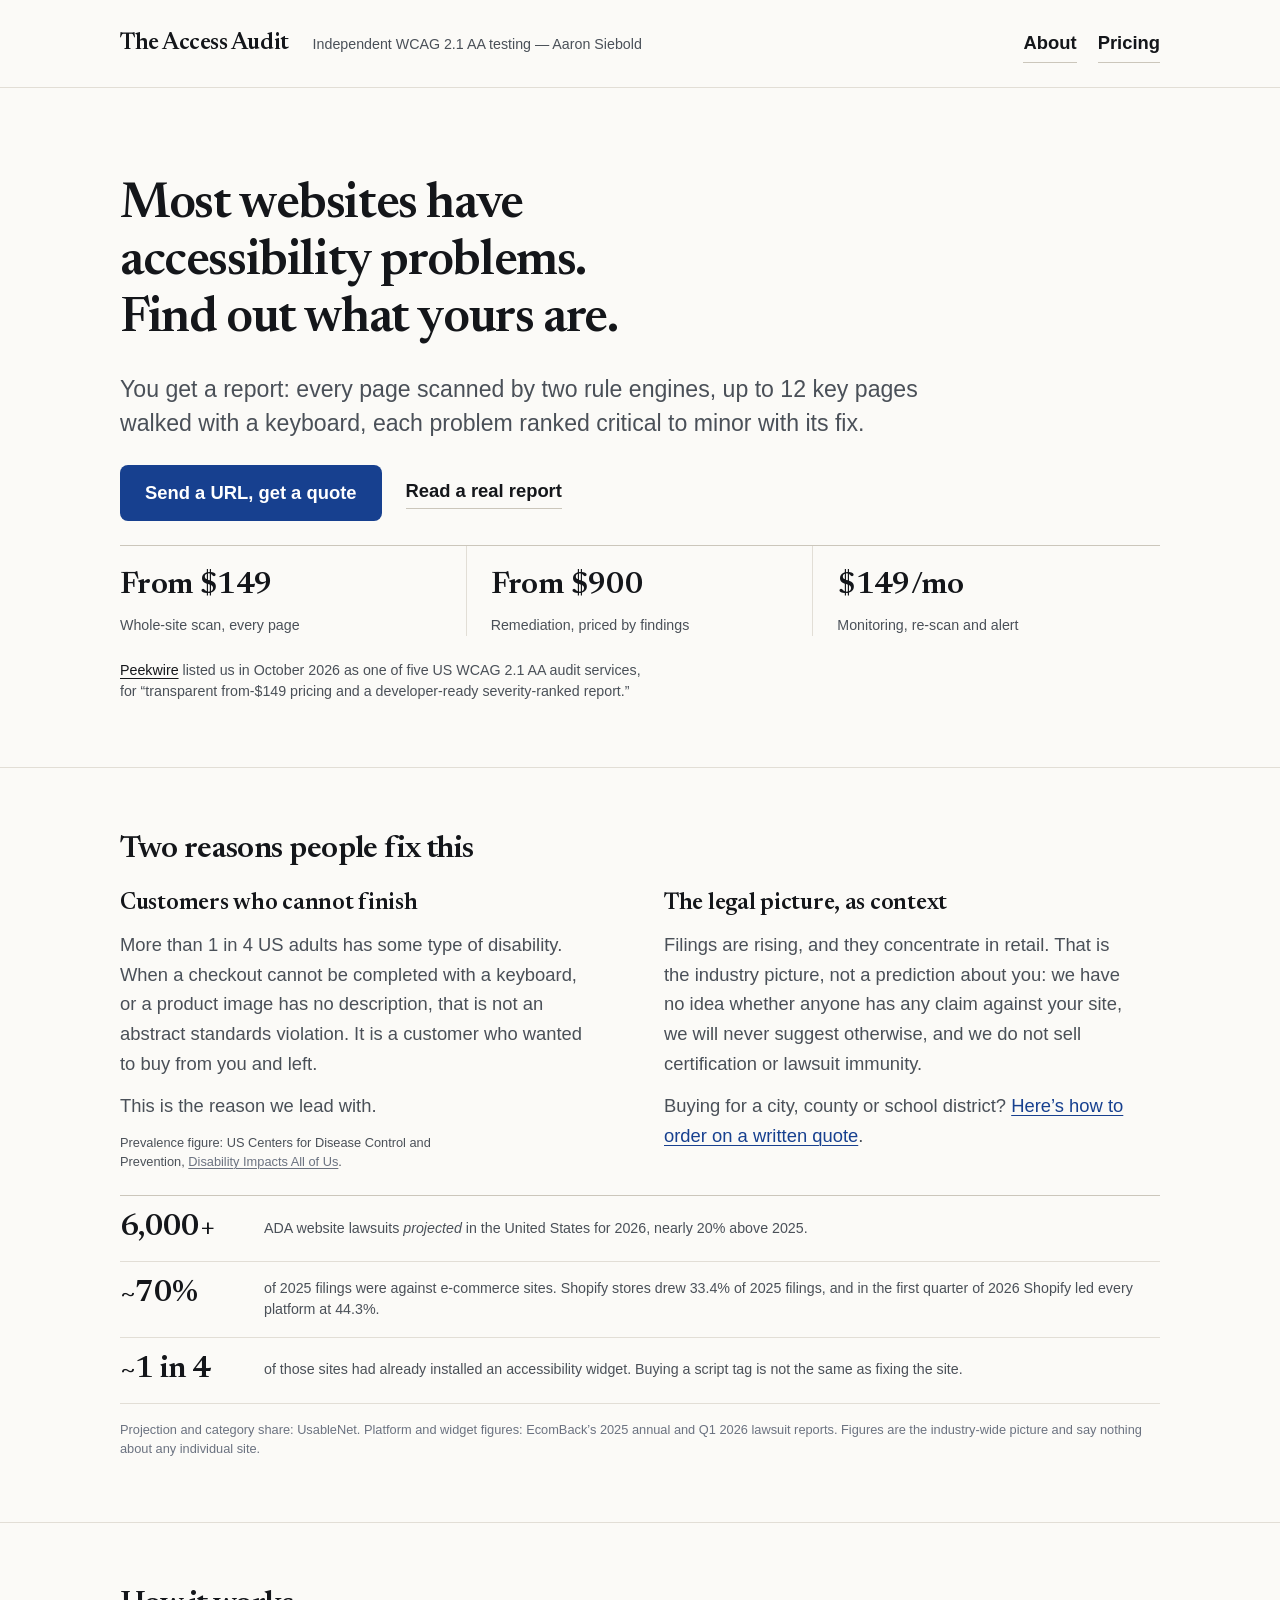
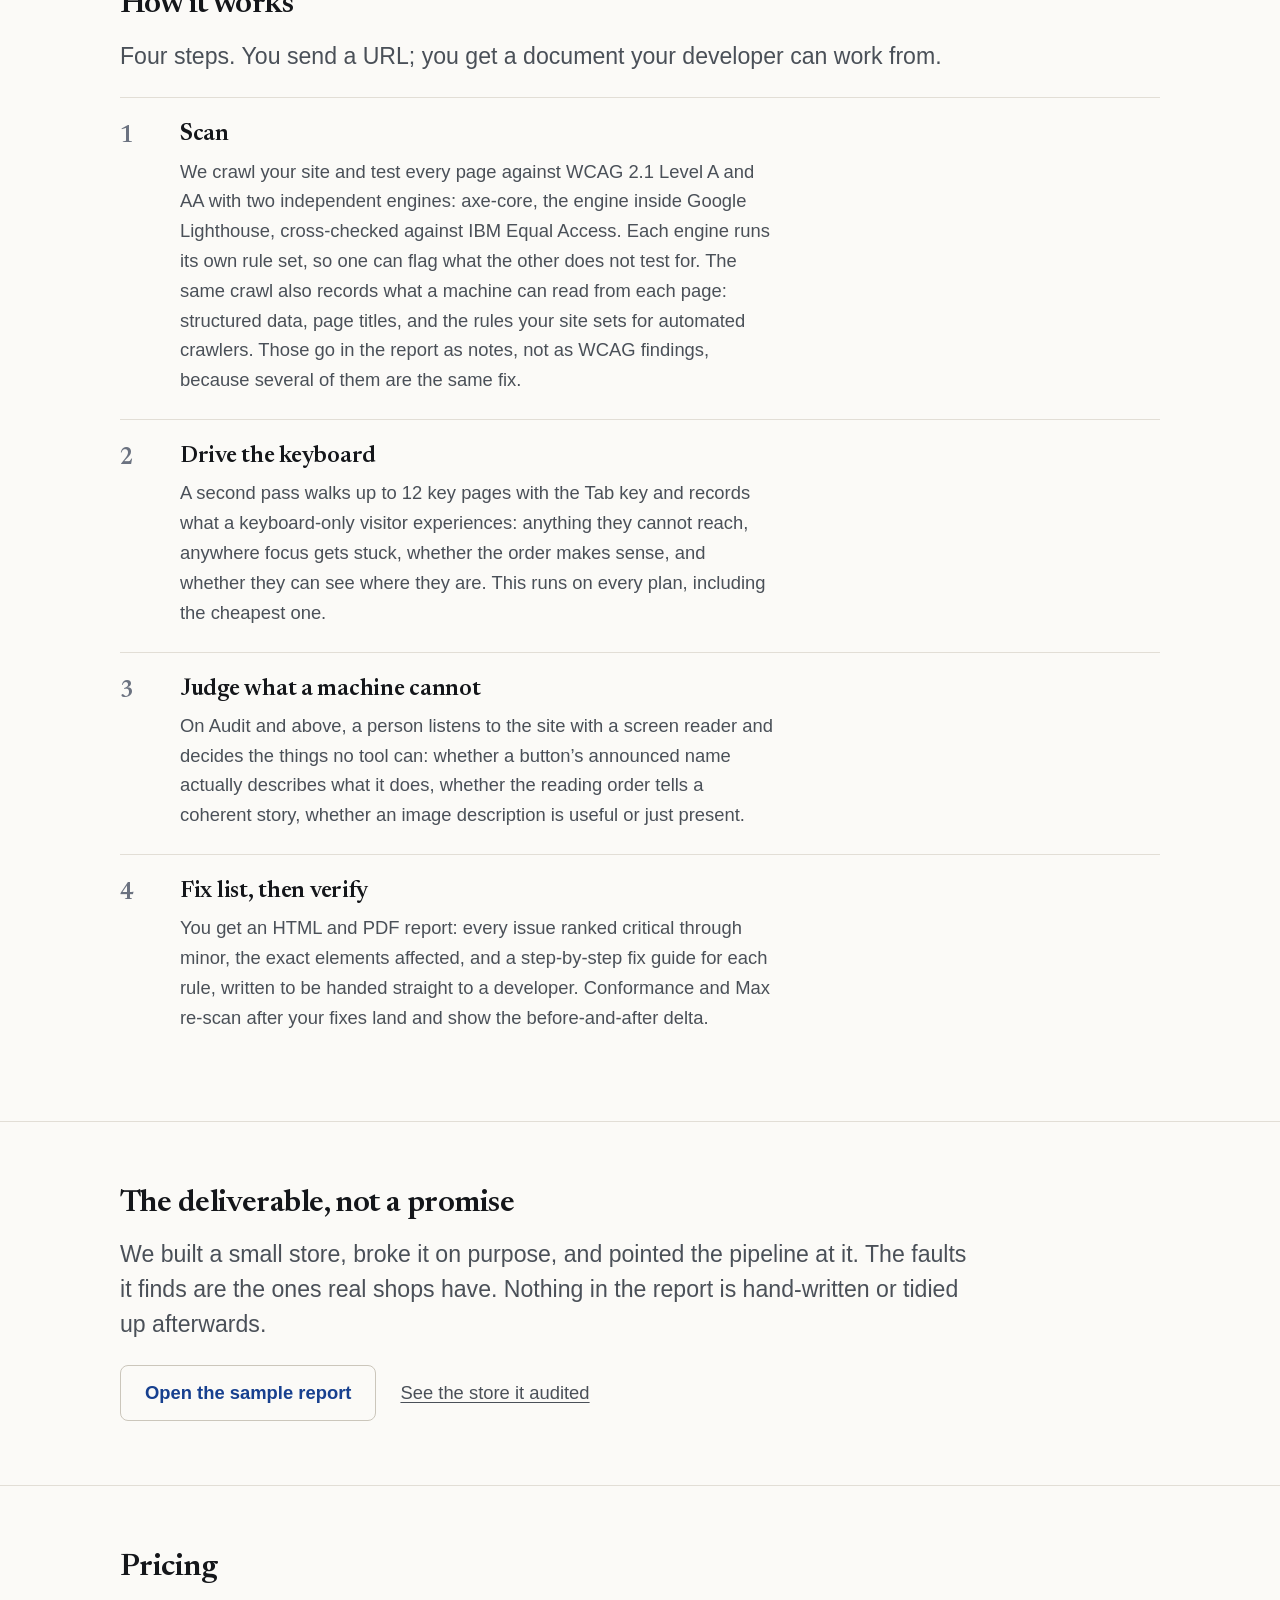
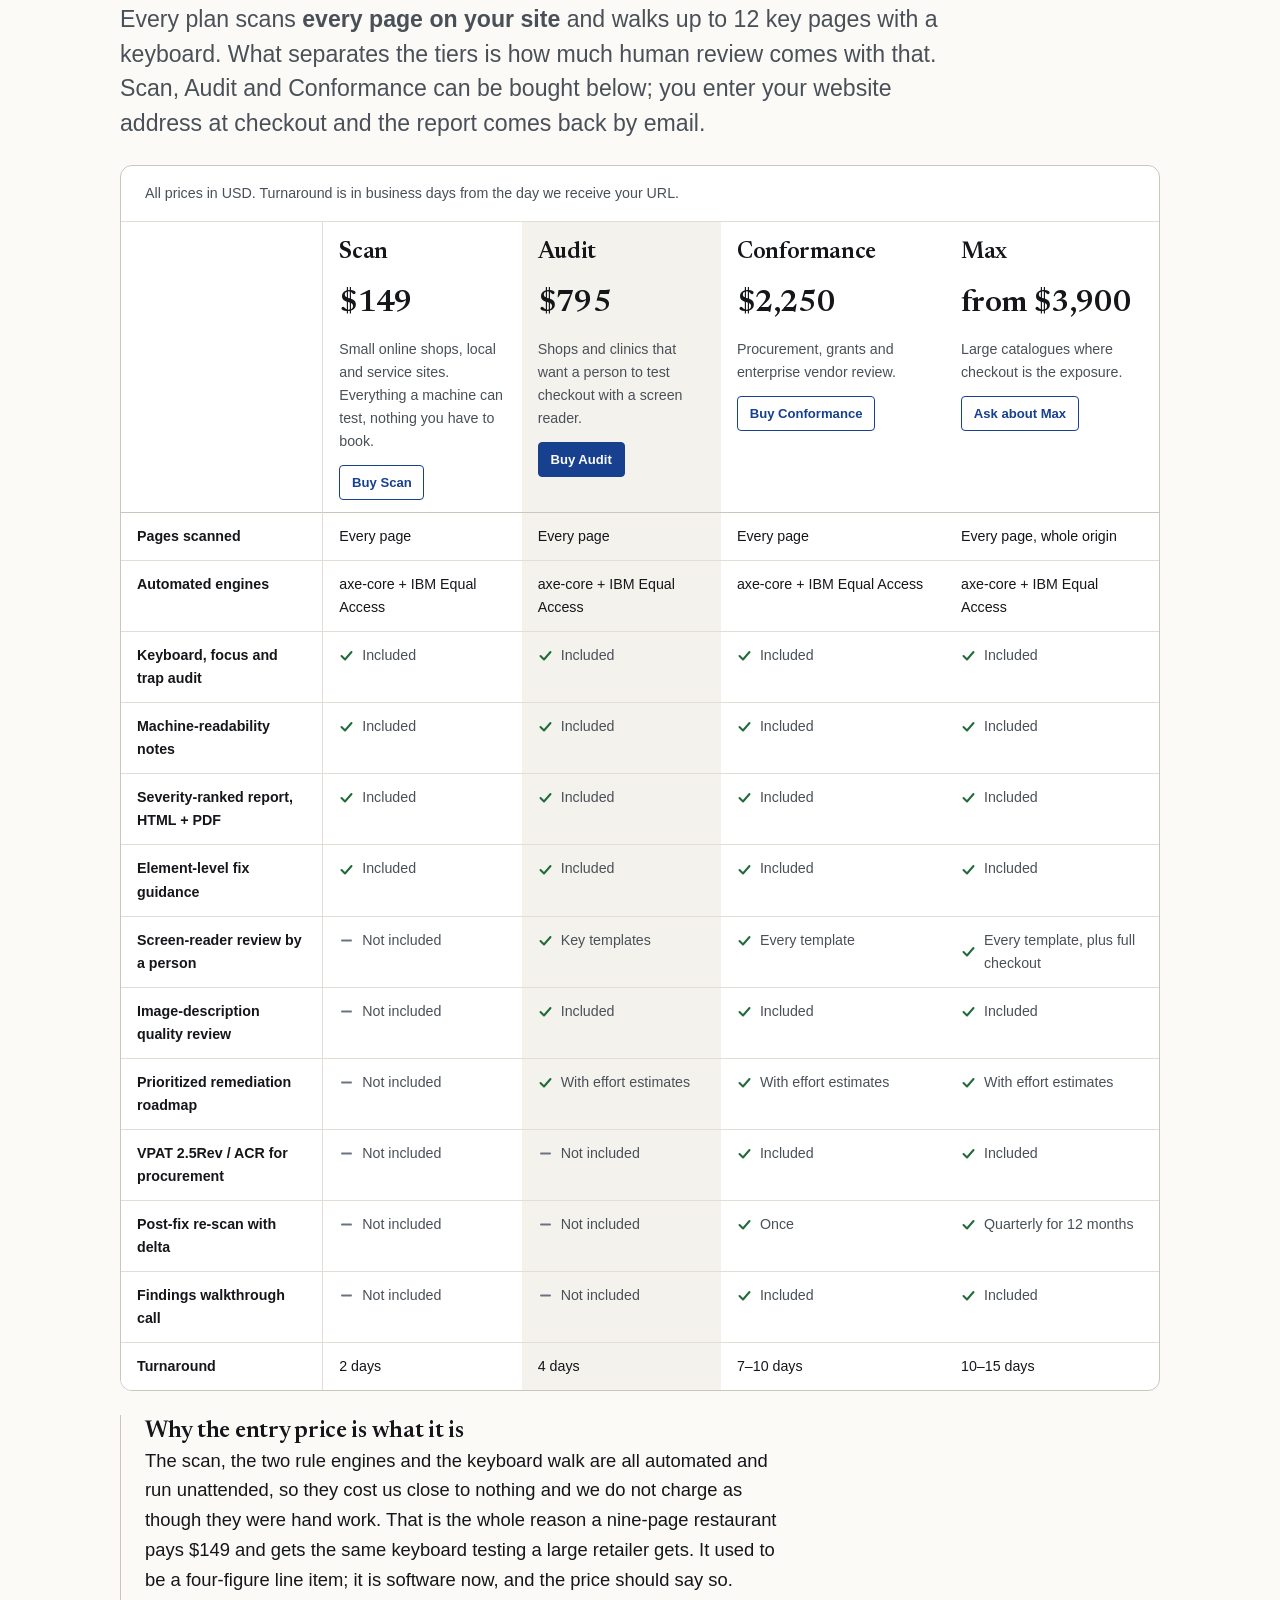
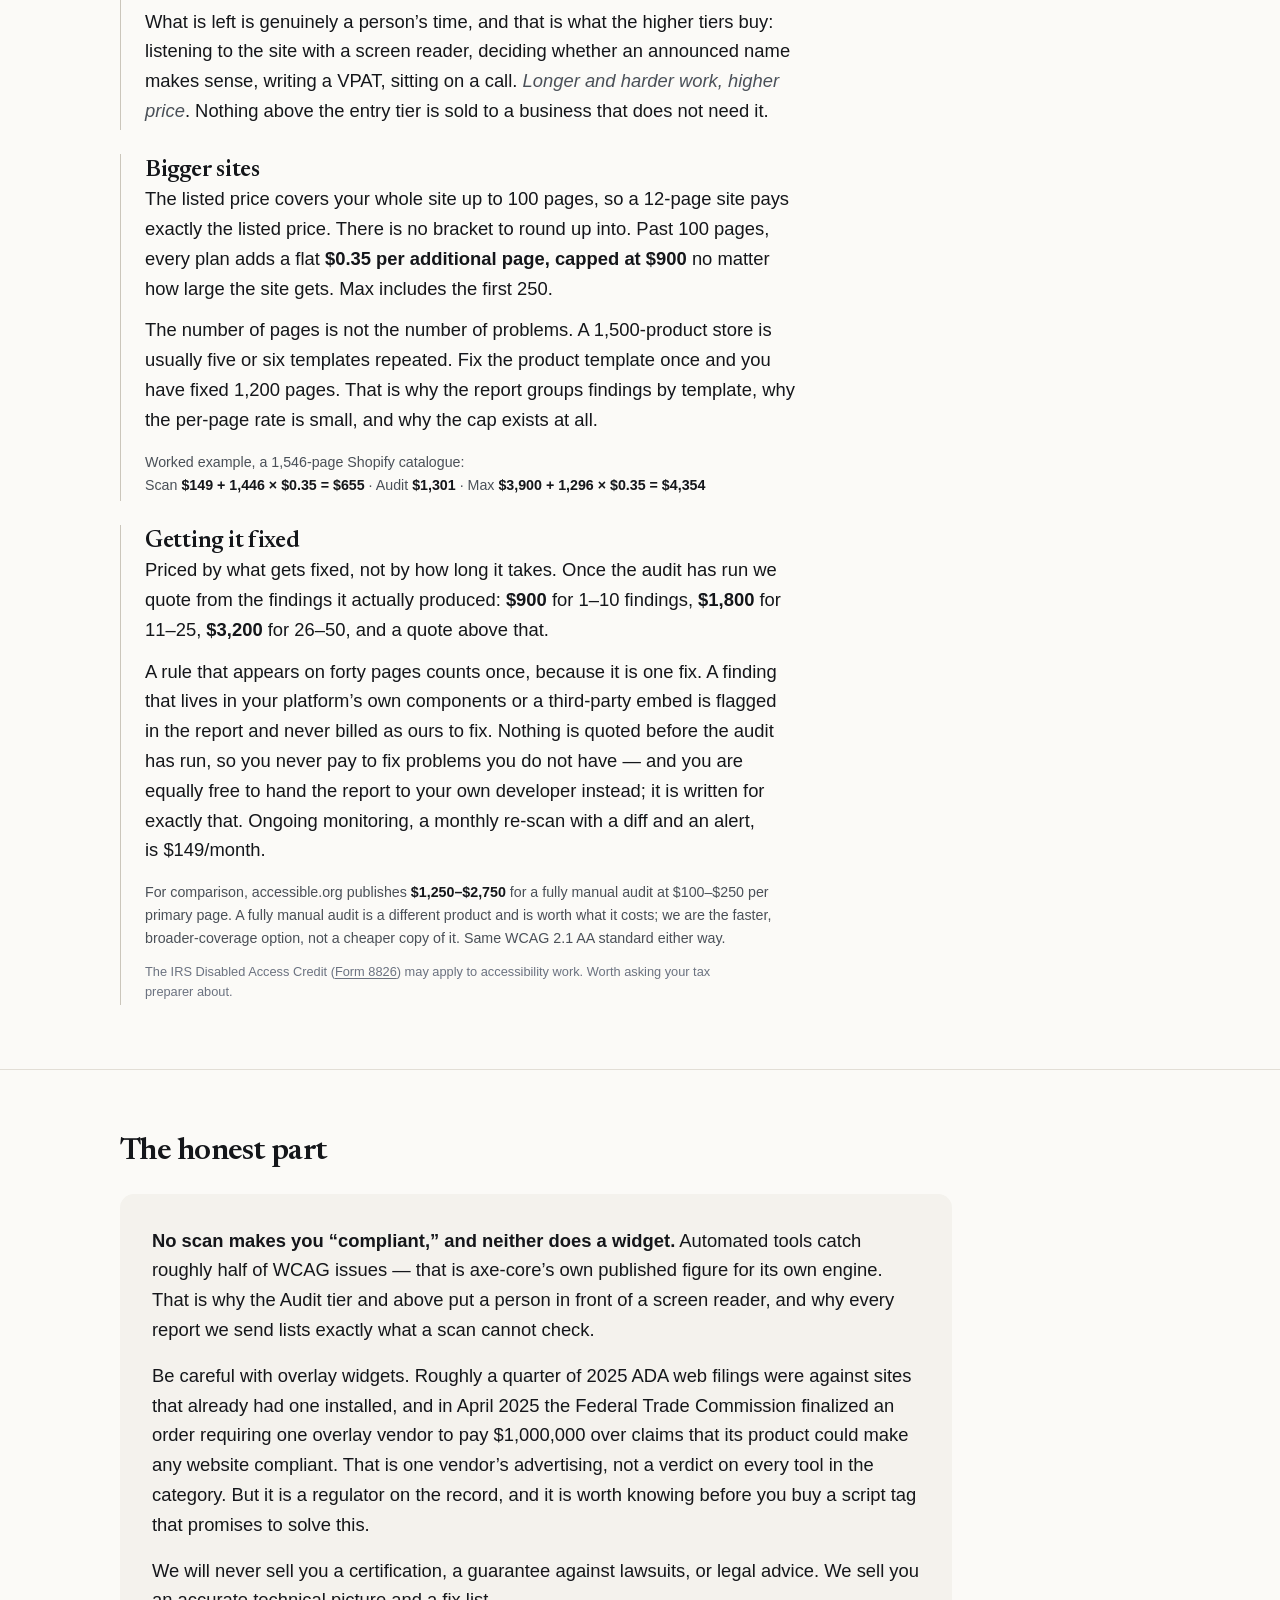
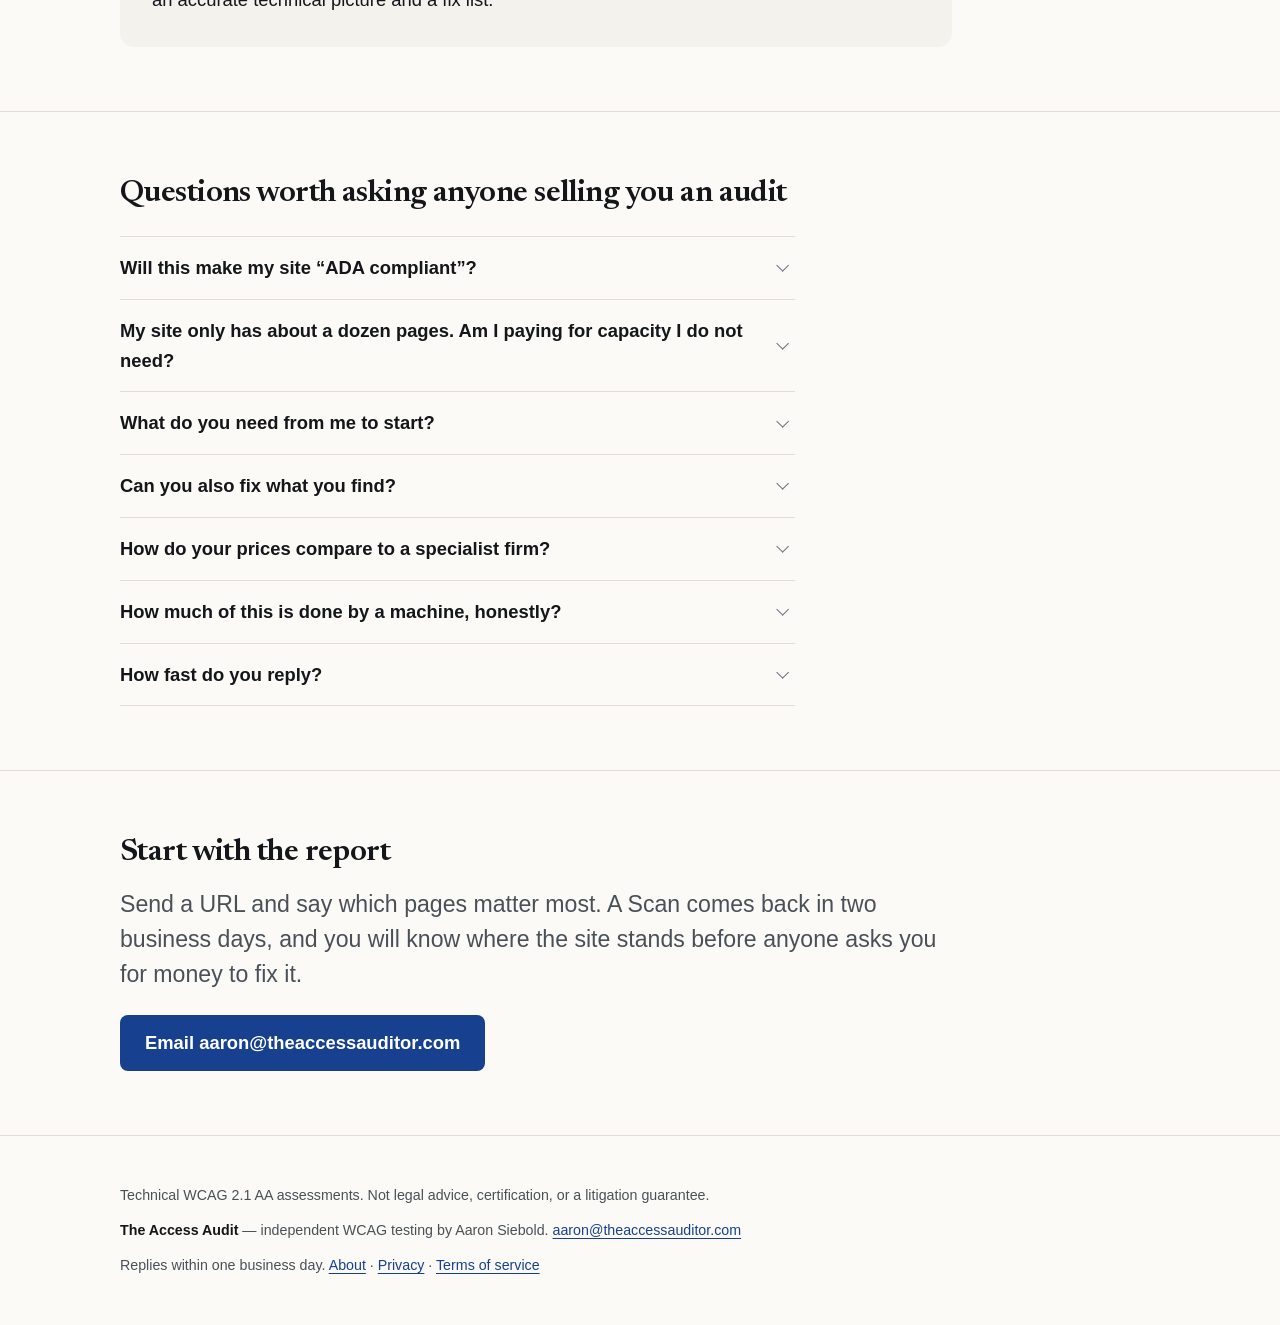
<file: index.html>
<!doctype html>
<html lang="en">
<head>
<meta charset="utf-8">
<link rel="icon" href="/favicon.svg" type="image/svg+xml">
<meta name="viewport" content="width=device-width, initial-scale=1">
<meta http-equiv="Content-Security-Policy" content="default-src 'none'; script-src https://static.cloudflareinsights.com; connect-src https://cloudflareinsights.com; style-src 'unsafe-inline'; img-src 'self' data:; font-src 'self'; base-uri 'none'; form-action 'none'">
<title>The Access Audit — WCAG 2.1 AA website accessibility audits</title>
<meta name="description" content="WCAG 2.1 AA accessibility audits for small businesses and e-commerce. Every page scanned, up to 12 key pages keyboard-tested, severity-ranked, with fix guidance your developer can act on today. From $149.">
<link rel="canonical" href="https://theaccessauditor.com/">
<meta property="og:type" content="website">
<meta property="og:site_name" content="The Access Audit">
<meta property="og:title" content="The Access Audit — WCAG 2.1 AA website accessibility audits">
<meta property="og:description" content="Every page tested against WCAG 2.1 AA, plus a keyboard walk of up to 12 key pages, severity-ranked with element-level fix guidance. Scans from $149.">
<meta property="og:url" content="https://theaccessauditor.com/">
<meta property="og:image" content="https://theaccessauditor.com/og.png">
<meta property="og:image:width" content="2400">
<meta property="og:image:height" content="1260">
<meta name="twitter:card" content="summary_large_image">

<style>
/* Newsreader — SIL Open Font License 1.1. See fonts/LICENSE-Newsreader.txt. */
@font-face {
  font-family: "Newsreader";
  src: url("fonts/newsreader.woff2") format("woff2");
  font-weight: 400 600;
  font-style: normal;
  font-display: swap;
}

:root {
  color-scheme: light;

  --paper:      #fbfaf7;
  --surface:    #ffffff;
  --sunk:       #f4f2ed;
  --ink:        #14161a;
  --ink-2:      #4a5058;
  --ink-3:      #6b7280;
  --rule:       #e2ded6;
  --rule-firm:  #cbc6bb;
  --accent:     #17408f;
  --accent-hi:  #0f2f6d;
  --on-accent:  #ffffff;
  --flag:       #8a3312;
  --ok:         #1f6b3a;

  --measure: 66ch;
  --shell: 68rem;

  --s1:.25rem; --s2:.5rem; --s3:.75rem; --s4:1rem; --s5:1.5rem;
  --s6:2rem; --s7:3rem; --s8:4rem; --s9:6rem;

  --step--1: clamp(.82rem, .79rem + .13vw, .89rem);
  --step-0:  clamp(1.0625rem, 1.03rem + .17vw, 1.15rem);
  --step-1:  clamp(1.25rem, 1.18rem + .33vw, 1.45rem);
  --step-2:  clamp(1.55rem, 1.4rem + .7vw, 2rem);
  --step-3:  clamp(2.1rem, 1.75rem + 1.7vw, 3.35rem);
}
@media (prefers-color-scheme: dark) {
  :root {
    color-scheme: dark;
    --paper:      #0f1114;
    --surface:    #16191e;
    --sunk:       #1b1f25;
    --ink:        #eceef1;
    --ink-2:      #b3bac4;
    --ink-3:      #949cA8;
    --rule:       #272c34;
    --rule-firm:  #3a414b;
    --accent:     #9dbaff;
    --accent-hi:  #c3d3ff;
    --on-accent:  #0b0e13;
    --flag:       #f0a181;
    --ok:         #7fd39c;
  }
}

*, *::before, *::after { box-sizing: border-box; }
* { margin: 0; }

html { -webkit-text-size-adjust: 100%; }
body {
  background: var(--paper);
  color: var(--ink);
  font: var(--step-0)/1.62 -apple-system, BlinkMacSystemFont, "Segoe UI", Roboto, "Helvetica Neue", Arial, sans-serif;
  font-synthesis-weight: none;
  text-rendering: optimizeLegibility;
}

::selection { background: var(--accent); color: var(--on-accent); }
:focus-visible {
  outline: 3px solid var(--accent);
  outline-offset: 3px;
  border-radius: 2px;
}
:target { scroll-margin-top: var(--s6); }
@media (prefers-reduced-motion: no-preference) { html { scroll-behavior: smooth; } }

h1, h2, h3, .display {
  font-family: "Newsreader", ui-serif, Georgia, "Times New Roman", serif;
  font-weight: 600;
  letter-spacing: -.018em;
  line-height: 1.14;
  text-wrap: balance;
}
h1 { font-size: var(--step-3); letter-spacing: -.028em; }
h2 { font-size: var(--step-2); }
h3 { font-size: var(--step-1); letter-spacing: -.012em; }
p  { text-wrap: pretty; }

a { color: var(--accent); text-underline-offset: .18em; text-decoration-thickness: .07em; }
@media (hover: hover) { a:hover { color: var(--accent-hi); text-decoration-thickness: .12em; } }

.skip {
  position: absolute; left: var(--s4); top: var(--s4); z-index: 20;
  transform: translateY(-250%);
  background: var(--surface); color: var(--ink);
  border: 1px solid var(--rule-firm); border-radius: 8px;
  padding: var(--s3) var(--s4); font-weight: 600; text-decoration: none;
}
.skip:focus { transform: none; }

.shell { max-width: var(--shell); margin-inline: auto; padding-inline: var(--s5); }

.masthead {
  border-bottom: 1px solid var(--rule);
  padding-block: var(--s5);
}
.masthead .shell { display: flex; flex-wrap: wrap; gap: var(--s2) var(--s5); align-items: baseline; }
.wordmark {
  font-family: "Newsreader", ui-serif, Georgia, serif;
  font-size: var(--step-1); font-weight: 600; letter-spacing: -.02em;
  color: var(--ink); text-decoration: none;
}
.masthead p { color: var(--ink-2); font-size: var(--step--1); }
.masthead nav { margin-left: auto; }
.masthead nav a {
  display: inline-block; padding-block: var(--s1);
  color: var(--ink); font-weight: 600; text-decoration: none;
  border-bottom: 1px solid var(--rule-firm);
  transition: border-color .15s ease, color .15s ease;
}
@media (hover: hover) { .masthead nav a:hover { color: var(--accent); border-bottom-color: var(--accent); } }
.masthead nav a + a { margin-left: var(--s4); }
@media (prefers-reduced-motion: reduce) { .masthead nav a { transition: none; } }

section { padding-block: var(--s8); border-bottom: 1px solid var(--rule); }
section > .shell > * + * { margin-top: var(--s5); }
h2 + p, h2 + .lede { margin-top: var(--s4); }
.lede { font-size: var(--step-1); color: var(--ink-2); max-width: var(--measure); line-height: 1.5; }
.prose { max-width: var(--measure); }

.hero { padding-block: clamp(var(--s7), 7vw, var(--s9)) var(--s8); }
.hero h1 { max-width: 20ch; }
.hero-link { margin-top: var(--s6); display: flex; flex-wrap: wrap; align-items: center; gap: var(--s4) var(--s5); }

.hero-link a:not(.btn) {
  color: var(--ink); font-weight: 600; text-decoration: none;
  border-bottom: 1px solid var(--rule-firm); padding-bottom: 2px;
  transition: border-color .15s ease, color .15s ease;
}
@media (hover: hover) { .hero-link a:not(.btn):hover { color: var(--accent); border-bottom-color: var(--accent); } }
.hero-link .btn { text-decoration: none; }
#sample p:has(.btn) { display: flex; flex-wrap: wrap; align-items: center; gap: var(--s4) var(--s5); }
.quiet { color: var(--ink-2); text-underline-offset: .18em; }
@media (hover: hover) { .quiet:hover { color: var(--accent); } }
@media (prefers-reduced-motion: reduce) { .hero-link a:not(.btn) { transition: none; } }

.ledger {
  margin: var(--s8) 0 0;
  border-top: 1px solid var(--rule-firm);
  display: grid;
  grid-template-columns: repeat(3, 1fr);
}
.ledger > div { padding: var(--s5) var(--s5) 0 0; border-right: 1px solid var(--rule); }
.ledger > div + div { padding-left: var(--s5); }
.ledger > div:last-child { border-right: 0; padding-right: 0; }
.ledger dt {
  font-family: "Newsreader", ui-serif, Georgia, serif;
  font-size: var(--step-2); font-weight: 600; letter-spacing: -.02em; line-height: 1.05;
  font-variant-numeric: tabular-nums lining-nums;
}
.ledger dd { margin: var(--s3) 0 0; color: var(--ink-2); font-size: var(--step--1); line-height: 1.5; }
.mention { margin-top: var(--s6); max-width: var(--measure); color: var(--ink-2); font-size: var(--step--1); line-height: 1.5; }
.mention a { color: var(--ink); text-underline-offset: .18em; }
@media (hover: hover) { .mention a:hover { color: var(--accent); } }

.btn {
  display: inline-flex; align-items: center; justify-content: center;
  min-height: 2.875rem; padding: var(--s3) var(--s5);
  border-radius: 8px; border: 1px solid transparent;
  background: var(--accent); color: var(--on-accent);
  font-weight: 600; font-size: var(--step-0); text-decoration: none;
  transition: background-color .15s ease, border-color .15s ease;
}
@media (hover: hover) { .btn:hover { background: var(--accent-hi); color: var(--on-accent); } }
.btn.ghost {
  background: transparent; color: var(--accent);
  border-color: var(--rule-firm);
}
@media (hover: hover) { .btn.ghost:hover { background: var(--sunk); border-color: var(--accent); color: var(--accent-hi); } }
@media (prefers-reduced-motion: reduce) { .btn { transition: none; } }

.evidence { margin-top: var(--s7); border-top: 1px solid var(--rule-firm); }
.evidence dl { margin: 0; }
.evidence div {
  display: grid; gap: var(--s1) var(--s5);
  grid-template-columns: minmax(7.5rem, auto) 1fr;
  padding-block: var(--s4);
  border-bottom: 1px solid var(--rule);
}
.evidence dt {
  font-family: "Newsreader", ui-serif, Georgia, serif;
  font-size: var(--step-2); font-weight: 600;
  font-variant-numeric: tabular-nums lining-nums;
  letter-spacing: -.02em; line-height: 1.05;
}
.evidence dd { margin: 0; color: var(--ink-2); align-self: center; font-size: var(--step--1); line-height: 1.5; }

.process { counter-reset: step; list-style: none; padding: 0; margin-top: var(--s6); }
.process li {
  counter-increment: step;
  display: grid; gap: var(--s1) var(--s5);
  grid-template-columns: 2.25rem 1fr;
  padding-block: var(--s5);
  border-top: 1px solid var(--rule);
}
.process li::before {
  content: counter(step);
  font-family: "Newsreader", ui-serif, Georgia, serif;
  font-size: var(--step-1); font-weight: 600;
  font-variant-numeric: lining-nums tabular-nums;
  color: var(--ink-3); line-height: 1.3;
}
.process h3 { margin-bottom: var(--s2); }
.process p { color: var(--ink-2); max-width: 58ch; }

.table-wrap {
  margin-top: var(--s3);
  overflow-x: auto;
  border: 1px solid var(--rule-firm);
  border-radius: 12px;
  background: var(--surface);
}
.table-wrap:focus-visible { outline-offset: 0; }
table { border-collapse: separate; border-spacing: 0; width: 100%; min-width: 46rem; }
caption { text-align: left; padding: var(--s4) var(--s5); color: var(--ink-2); font-size: var(--step--1); border-bottom: 1px solid var(--rule); }
.scroll-hint { display: none; color: var(--ink-2); font-size: var(--step--1); margin-top: var(--s5); }
th, td { text-align: left; padding: var(--s3) var(--s4); border-bottom: 1px solid var(--rule); vertical-align: top; font-size: var(--step--1); }
thead th { vertical-align: top; border-bottom: 1px solid var(--rule-firm); }
tbody tr:last-child th, tbody tr:last-child td { border-bottom: 0; }

th[scope="row"] {
  font-weight: 600; color: var(--ink);
  position: sticky; left: 0; z-index: 1;
  background: var(--surface);
  border-right: 1px solid var(--rule);
}
thead td:first-child { position: sticky; left: 0; z-index: 1; background: var(--surface); border-right: 1px solid var(--rule); border-bottom: 1px solid var(--rule-firm); }
.tier-name { font-family: "Newsreader", ui-serif, Georgia, serif; font-size: var(--step-1); font-weight: 600; display: block; letter-spacing: -.015em; }
.tier-price {
  display: block; margin-top: var(--s2);
  font-size: var(--step-2); font-weight: 600;
  font-family: "Newsreader", ui-serif, Georgia, serif;
  font-variant-numeric: tabular-nums lining-nums;
  letter-spacing: -.02em;
}
.tier-for { display: block; margin-top: var(--s2); color: var(--ink-2); font-weight: 400; font-size: var(--step--1); white-space: normal; max-width: 15rem; }
.tier-buy { display: inline-block; margin-top: var(--s3); padding: 0.45em 0.9em; border: 1px solid var(--accent); border-radius: 4px; color: var(--accent); font-weight: 600; font-size: 0.92em; text-decoration: none; white-space: nowrap; }
.tier-buy:focus-visible { background: var(--accent); color: var(--paper, #fff); }
@media (hover: hover) { .tier-buy:hover { background: var(--accent); color: var(--paper, #fff); } }
.pick .tier-buy { background: var(--accent); color: var(--paper, #fff); }
.pick .tier-buy:focus-visible { background: var(--ink); border-color: var(--ink); }
@media (hover: hover) { .pick .tier-buy:hover { background: var(--ink); border-color: var(--ink); } }
.pick { background: var(--sunk); }
.yes, .no { display: inline-flex; align-items: center; gap: var(--s2); }
.yes svg, .no svg { flex: none; }
.yes { color: var(--ok); }
.no  { color: var(--ink-3); }
.yes span, .no span { color: var(--ink-2); }

.scale {
  margin-top: var(--s6);
  border-left: 1px solid var(--rule-firm);
  padding: var(--s1) 0 var(--s1) var(--s5);
  max-width: var(--measure);
}
.scale p + p { margin-top: var(--s3); }
.scale .worked {
  margin-top: var(--s4);
  font-variant-numeric: tabular-nums lining-nums;
  color: var(--ink-2); font-size: var(--step--1);
}
.scale .worked b { color: var(--ink); font-weight: 600; }

.reasons { display: grid; gap: var(--s6); margin-top: var(--s6); }
@media (min-width: 50rem) { .reasons { grid-template-columns: 1fr 1fr; gap: var(--s7); } }
.reasons section { padding: 0; border: 0; }
.reasons h3 { margin-bottom: var(--s3); }
.reasons p { color: var(--ink-2); max-width: 46ch; }
.reasons p + p { margin-top: var(--s3); }
.cite { color: var(--ink-3); font-size: .8rem; line-height: 1.5; margin-top: var(--s4); }
.cite a { color: var(--ink-3); }
.effort { color: var(--ink-2); font-style: italic; }

.honest {
  background: var(--sunk);
  border-radius: 14px;
  padding: var(--s6);
  max-width: 52rem;
}
.honest p + p { margin-top: var(--s4); }

.faq { margin-top: var(--s6); max-width: var(--measure); }
.faq details { border-top: 1px solid var(--rule); }
.faq details:last-of-type { border-bottom: 1px solid var(--rule); }
.faq summary {
  cursor: pointer; list-style: none;
  padding-block: var(--s4); padding-right: var(--s6);
  font-weight: 600; position: relative;
}
.faq summary::-webkit-details-marker { display: none; }
.faq summary::after {
  content: ""; position: absolute; right: var(--s2); top: 50%;
  width: .58rem; height: .58rem; margin-top: -.42rem;
  border-right: 1.5px solid var(--ink-3); border-bottom: 1.5px solid var(--ink-3);
  transform: rotate(45deg); transition: transform .18s ease;
}
.faq details[open] summary::after { transform: rotate(-135deg); margin-top: -.16rem; }
@media (prefers-reduced-motion: reduce) { .faq summary::after { transition: none; } }
@media (hover: hover) { .faq summary:hover { color: var(--accent); } }
.faq p { color: var(--ink-2); padding-bottom: var(--s5); }

.site-foot { padding-block: var(--s7); color: var(--ink-2); font-size: var(--step--1); }
.site-foot p + p { margin-top: var(--s3); }
.site-foot strong { color: var(--ink); }

@media (max-width: 46rem) {
  .masthead p { order: 3; flex-basis: 100%; }
  .evidence div { grid-template-columns: 1fr; gap: var(--s1); }
  .ledger { grid-template-columns: 1fr; }
  .ledger > div, .ledger > div + div {
    padding: var(--s4) 0; border-right: 0; border-bottom: 1px solid var(--rule);
  }
  .ledger > div:last-child { border-bottom: 0; }

  .scroll-hint { display: block; }
}
a[href^="mailto:"], .btn { overflow-wrap: anywhere; }
</style>
<script type="application/ld+json">
{
 "@context": "https://schema.org",
 "@graph": [
  {
   "@type": ["Organization", "ProfessionalService"],
   "@id": "https://theaccessauditor.com/#organization",
   "name": "The Access Audit",
   "url": "https://theaccessauditor.com/",
   "email": "aaron@theaccessauditor.com",
   "logo": "https://theaccessauditor.com/og.png",
   "image": "https://theaccessauditor.com/og.png",
   "description": "Independent WCAG 2.1 AA website accessibility audits for small businesses and e-commerce. Every page is scanned by two rule engines, and up to 12 key pages are walked with a keyboard; reports are severity-ranked with element-level fix guidance. Not legal advice, certification, or a litigation guarantee.",
   "priceRange": "$149-$3900",
   "knowsAbout": [
    "WCAG 2.1 AA",
    "Web Content Accessibility Guidelines",
    "ADA Title III website accessibility",
    "Section 508",
    "European Accessibility Act",
    "VPAT 2.5Rev",
    "Accessibility Conformance Report",
    "axe-core",
    "IBM Equal Access",
    "keyboard navigation testing",
    "focus order",
    "screen reader testing",
    "accessibility remediation"
   ],
   "areaServed": {
    "@type": "Country",
    "name": "United States"
   },
   "availableLanguage": "en",
   "founder": {
    "@id": "https://theaccessauditor.com/#founder"
   },
   "contactPoint": {
    "@type": "ContactPoint",
    "contactType": "sales",
    "email": "aaron@theaccessauditor.com",
    "availableLanguage": "en"
   },
   "subjectOf": {
    "@type": "Article",
    "headline": "5 WCAG 2.1 AA Accessibility Audit Services Worth Knowing in the US",
    "url": "https://peekwire.com/article/5-wcag-21-aa-accessibility-audit-services-worth-knowing-in-the-us",
    "publisher": {
     "@type": "Organization",
     "name": "Peekwire",
     "url": "https://peekwire.com/"
    }
   }
  },
  {
   "@type": "Person",
   "@id": "https://theaccessauditor.com/#founder",
   "name": "Aaron Siebold",
   "email": "aaron@theaccessauditor.com",
   "worksFor": {
    "@id": "https://theaccessauditor.com/#organization"
   }
  },
  {
   "@type": "WebSite",
   "@id": "https://theaccessauditor.com/#website",
   "url": "https://theaccessauditor.com/",
   "name": "The Access Audit",
   "description": "WCAG 2.1 AA accessibility audits for small businesses and e-commerce.",
   "publisher": {
    "@id": "https://theaccessauditor.com/#organization"
   },
   "inLanguage": "en"
  },
  {
   "@type": "WebPage",
   "@id": "https://theaccessauditor.com/#webpage",
   "url": "https://theaccessauditor.com/",
   "name": "The Access Audit — WCAG 2.1 AA website accessibility audits",
   "dateModified": "2026-11-09",
   "isPartOf": {
    "@id": "https://theaccessauditor.com/#website"
   },
   "about": {
    "@id": "https://theaccessauditor.com/#organization"
   },
   "author": {
    "@id": "https://theaccessauditor.com/#founder"
   },
   "primaryImageOfPage": "https://theaccessauditor.com/og.png"
  },
  {
   "@type": "Service",
   "@id": "https://theaccessauditor.com/#service",
   "name": "WCAG 2.1 AA website accessibility audit",
   "serviceType": "Website accessibility audit",
   "provider": {
    "@id": "https://theaccessauditor.com/#organization"
   },
   "areaServed": {
    "@type": "Country",
    "name": "United States"
   },
   "description": "Every page is tested against WCAG 2.1 Level A and AA by two independent rule engines, up to 12 key pages are walked with a real keyboard, and the results arrive as a severity-ranked HTML and PDF fix list. The tier chosen determines how much human screen-reader review accompanies that, never how much of the site is covered. The listed price covers sites up to 100 pages; larger sites add $0.35 per additional page, capped at $900.",
   "hasOfferCatalog": {
    "@type": "OfferCatalog",
    "name": "Accessibility audit tiers",
    "itemListElement": [
     {
      "@type": "Offer",
      "name": "Scan",
      "price": "149",
      "priceCurrency": "USD",
      "description": "Every page on your site tested against WCAG 2.1 Level A and AA by two independent engines (axe-core cross-checked against IBM Equal Access), plus a keyboard and focus audit of up to 12 key pages covering reachability, focus order, keyboard traps and focus visibility. Severity-ranked HTML and PDF report with element-level fix guidance. 2 business days.",
      "availability": "https://schema.org/InStock",
      "url": "https://theaccessauditor.com/#pricing",
      "itemOffered": {
       "@type": "Service",
       "name": "Scan",
       "serviceType": "Website accessibility audit"
      }
     },
     {
      "@type": "Offer",
      "name": "Audit",
      "price": "795",
      "priceCurrency": "USD",
      "description": "Everything in Scan, plus screen-reader review of key templates by a person, image-description quality review, and a prioritized remediation roadmap with effort estimates. 4 business days.",
      "availability": "https://schema.org/InStock",
      "url": "https://theaccessauditor.com/#pricing",
      "itemOffered": {
       "@type": "Service",
       "name": "Audit",
       "serviceType": "Website accessibility audit"
      }
     },
     {
      "@type": "Offer",
      "name": "Conformance",
      "price": "2250",
      "priceCurrency": "USD",
      "description": "Everything in Audit, with screen-reader review of every template, plus VPAT 2.5Rev / ACR preparation for procurement, one post-remediation re-scan with a before-and-after delta, and a findings walkthrough call. 7-10 business days.",
      "availability": "https://schema.org/InStock",
      "url": "https://theaccessauditor.com/#pricing",
      "itemOffered": {
       "@type": "Service",
       "name": "Conformance",
       "serviceType": "Website accessibility audit"
      }
     },
     {
      "@type": "Offer",
      "name": "Max",
      "price": "3900",
      "priceCurrency": "USD",
      "description": "For large catalogues. Everything in Conformance across the whole origin, plus screen-reader review of the full cart and checkout flow and quarterly re-scans for 12 months. Includes the first 250 pages; additional pages are $0.35 each, capped at $900. 10-15 business days.",
      "availability": "https://schema.org/InStock",
      "url": "https://theaccessauditor.com/#pricing",
      "itemOffered": {
       "@type": "Service",
       "name": "Max",
       "serviceType": "Website accessibility audit"
      },
      "priceSpecification": {
       "@type": "PriceSpecification",
       "priceCurrency": "USD",
       "minPrice": "3900"
      }
     }
    ]
   }
  },
  {
   "@type": "FAQPage",
   "@id": "https://theaccessauditor.com/#faq",
   "isPartOf": {
    "@id": "https://theaccessauditor.com/#webpage"
   },
   "mainEntity": [
    {
     "@type": "Question",
     "name": "Will this make my site “ADA compliant”?",
     "acceptedAnswer": {
      "@type": "Answer",
      "text": "No one can honestly promise that — there is no official ADA certification for websites, and no audit or widget prevents someone from filing a claim. What we deliver is a technical assessment against WCAG 2.1 AA, the standard the Justice Department adopted in 2024 for state and local government websites, plus the exact fix list. Whether that meets your legal obligations is a question for your attorney."
     }
    },
    {
     "@type": "Question",
     "name": "My site only has about a dozen pages. Am I paying for capacity I do not need?",
     "acceptedAnswer": {
      "@type": "Answer",
      "text": "No. Every plan covers your whole site up to 100 pages at the listed price, so a 9-page restaurant site and a 40-page clinic site pay the same $149 for a Scan and get every page tested, with a keyboard walk of up to 12 key pages. There is no tier you have to round up into, and no plan that leaves part of your site unscanned. If you run a small local business, the $149 Scan is very often the right and only thing to buy, and we will tell you so."
     }
    },
    {
     "@type": "Question",
     "name": "What do you need from me to start?",
     "acceptedAnswer": {
      "@type": "Answer",
      "text": "Just your website address, and which pages matter most to you (checkout, booking, contact). No logins, no code access, no install. Audits of pages behind a login are possible with a test account you create for the engagement."
     }
    },
    {
     "@type": "Question",
     "name": "Can you also fix what you find?",
     "acceptedAnswer": {
      "@type": "Answer",
      "text": "Yes. Remediation is priced from the findings your audit actually produced, not by the hour: $900 for 1 to 10 findings, $1,800 for 11 to 25, $3,200 for 26 to 50, and a quote above that. A rule that appears on forty pages counts once, because it is one fix. Nothing is quoted until the audit has run, so you never pay to fix problems you do not have. You are equally free to hand the report to your own developer; it is written for exactly that."
     }
    },
    {
     "@type": "Question",
     "name": "How do your prices compare to a specialist firm?",
     "acceptedAnswer": {
      "@type": "Answer",
      "text": "accessible.org publishes $1,250 to $2,750 for a fully manual audit. Our Scan and Audit tiers sit below that and Conformance sits inside it. The difference is where the hours go: the scan, both rule engines and the keyboard walk are automated end to end and the reports generate themselves, so you pay for the judgment — the screen-reader review, the prioritization, the fix guidance — not for hours of tooling work. A fully manual audit is a different product and is worth what it costs; we are the faster, broader-coverage option, not a cheaper copy of it. Same WCAG 2.1 AA standard either way."
     }
    },
    {
     "@type": "Question",
     "name": "How much of this is done by a machine, honestly?",
     "acceptedAnswer": {
      "@type": "Answer",
      "text": "All of the scanning and all of the keyboard testing. Two rule engines check every page, and a second pass walks up to 12 key pages with the Tab key to find what a keyboard-only visitor cannot reach, where focus gets stuck, whether the order matches the way the page reads, and whether the focus indicator is visible enough to see. That is deterministic work and we do not pretend otherwise. What a machine cannot do is decide whether a button’s announced name actually describes what it does, whether an image description is useful or merely present, or how a screen-reader user experiences your checkout. That is a person, it is the reason the higher tiers cost more, and it is the honest boundary between the two."
     }
    },
    {
     "@type": "Question",
     "name": "How fast do you reply?",
     "acceptedAnswer": {
      "@type": "Answer",
      "text": "Within one business day, usually much faster. A Scan is delivered in 2 business days."
     }
    }
   ]
  }
 ]
}
</script>
</head>
<body>

<header class="masthead">
  <a class="skip" href="#main">Skip to content</a>
  <div class="shell">
    <a class="wordmark" href="#main">The Access Audit</a>
    <p>Independent WCAG 2.1 AA testing — Aaron Siebold</p>
    <nav aria-label="Site"><a href="about.html">About</a> <a href="#pricing">Pricing</a></nav>
  </div>
</header>

<main id="main">

<section class="hero">
  <div class="shell">
    <h1>Most websites have accessibility problems. Find out what yours are.</h1>
    <p class="lede">You get a report: every page scanned by two rule engines, up to 12 key pages
    walked with a keyboard, each problem ranked critical to minor with its fix.</p>
    <p class="hero-link"><a class="btn" href="mailto:aaron@theaccessauditor.com?subject=Accessibility%20audit%20enquiry">Send a URL, get a quote</a>
    <a href="sample-report.html">Read a real report</a></p>

    <dl class="ledger">
      <div>
        <dt>From $149</dt>
        <dd>Whole-site scan, every page</dd>
      </div>
      <div>
        <dt>From $900</dt>
        <dd>Remediation, priced by findings</dd>
      </div>
      <div>
        <dt>$149/mo</dt>
        <dd>Monitoring, re-scan and alert</dd>
      </div>
    </dl>
    <p class="mention"><a href="https://peekwire.com/article/5-wcag-21-aa-accessibility-audit-services-worth-knowing-in-the-us">Peekwire</a>
    listed us in October 2026 as one of five US WCAG 2.1 AA audit services, for &ldquo;transparent
    from-$149 pricing and a developer-ready severity-ranked report.&rdquo;</p>
  </div>
</section>

<section id="why">
  <div class="shell">
    <h2>Two reasons people fix this</h2>
    <div class="reasons">
      <section>
        <h3>Customers who cannot finish</h3>
        <p>More than 1 in 4 US adults has some type of disability. When a checkout cannot be
        completed with a keyboard, or a product image has no description, that is not an abstract
        standards violation. It is a customer who wanted to buy from you and left.</p>
        <p>This is the reason we lead with.</p>
        <p class="cite">Prevalence figure: US Centers for Disease Control and Prevention,
        <a href="https://www.cdc.gov/disability-and-health/articles-documents/disability-impacts-all-of-us-infographic.html">Disability Impacts All of Us</a>.</p>
      </section>
      <section>
        <h3>The legal picture, as context</h3>
        <p>Filings are rising, and they concentrate in retail. That is the industry picture, not
        a prediction about you: we have no idea whether anyone has any claim against your site, we
        will never suggest otherwise, and we do not sell certification or lawsuit immunity.</p>
        <p>Buying for a city, county or school district? <a href="about.html#public">Here&rsquo;s how to
        order on a written quote</a>.</p>
      </section>
    </div>

    <div class="evidence">
      <dl>
        <div>
          <dt>6,000+</dt>
          <dd>ADA website lawsuits <em>projected</em> in the United States for 2026, nearly 20%
          above 2025.</dd>
        </div>
        <div>
          <dt>~70%</dt>
          <dd>of 2025 filings were against e-commerce sites. Shopify stores drew 33.4% of
          2025 filings, and in the first quarter of 2026 Shopify led every platform at 44.3%.</dd>
        </div>
        <div>
          <dt>~1 in 4</dt>
          <dd>of those sites had already installed an accessibility widget. Buying a script tag is
          not the same as fixing the site.</dd>
        </div>
      </dl>
      <p class="cite">Projection and category share: UsableNet. Platform and widget figures:
      EcomBack&rsquo;s 2025 annual and Q1 2026 lawsuit reports. Figures are the industry-wide
      picture and say nothing about any individual site.</p>
    </div>
  </div>
</section>

<section id="how">
  <div class="shell">
    <h2>How it works</h2>
    <p class="lede">Four steps. You send a URL; you get a document your developer can work from.</p>
    <ol class="process">
      <li>
        <div>
          <h3>Scan</h3>
          <p>We crawl your site and test every page against WCAG 2.1 Level A and AA with two
          independent engines: axe-core, the engine inside Google Lighthouse, cross-checked
          against IBM Equal Access. Each engine runs its own rule set, so one can flag what the other does not test for. The same crawl
          also records what a machine can read from each page: structured data, page titles, and
          the rules your site sets for automated crawlers. Those go in the report as notes, not as
          WCAG findings, because several of them are the same fix.</p>
        </div>
      </li>
      <li>
        <div>
          <h3>Drive the keyboard</h3>
          <p>A second pass walks up to 12 key pages with the Tab key and records what a keyboard-only
          visitor experiences: anything they cannot reach, anywhere focus gets stuck, whether the
          order makes sense, and whether they can see where they are. This runs on every plan,
          including the cheapest one.</p>
        </div>
      </li>
      <li>
        <div>
          <h3>Judge what a machine cannot</h3>
          <p>On Audit and above, a person listens to the site with a screen reader and decides the
          things no tool can: whether a button&rsquo;s announced name actually describes what it
          does, whether the reading order tells a coherent story, whether an image description is
          useful or just present.</p>
        </div>
      </li>
      <li>
        <div>
          <h3>Fix list, then verify</h3>
          <p>You get an HTML and PDF report: every issue ranked critical through minor, the exact
          elements affected, and a step-by-step fix guide for each rule, written to be handed
          straight to a developer. Conformance and Max re-scan after your fixes land and show the
          before-and-after delta.</p>
        </div>
      </li>
    </ol>
  </div>
</section>

<section id="sample">
  <div class="shell">
    <h2>The deliverable, not a promise</h2>
    <p class="lede">We built a small store, broke it on purpose, and pointed the pipeline at it.
    The faults it finds are the ones real shops have. Nothing in the report is hand-written or
    tidied up afterwards.</p>
    <p><a class="btn ghost" href="sample-report.html">Open the sample report</a>
    <a class="quiet" href="demo-store/">See the store it audited</a></p>
  </div>
</section>

<section id="pricing">
  <div class="shell">
    <h2 id="pricing-h">Pricing</h2>
    <p class="lede">Every plan scans <strong>every page on your site</strong> and walks up to 12 key
    pages with a keyboard. What separates the tiers is how much human review comes with that.
    Scan, Audit and Conformance can be bought below; you enter your website address at checkout and the report comes back by email.</p>

    <p class="scroll-hint">The plan columns scroll sideways on a narrow screen; the row
    labels stay put.</p>
    <div class="table-wrap" tabindex="0" role="region" aria-labelledby="pricing-h">
      <table>
        <caption>All prices in USD. Turnaround is in business days from the day we receive your URL.</caption>
        <thead>
          <tr>
            <td></td>
            <th scope="col">
              <span class="tier-name">Scan</span>
              <span class="tier-price">$149</span>
              <span class="tier-for">Small online shops, local and service sites. Everything a machine can test, nothing you have to book.</span>
                          <a class="tier-buy" href="https://buy.stripe.com/9B600k61laJ09vfcuk5Vu00">Buy Scan</a>
            </th>
            <th scope="col" class="pick">
              <span class="tier-name">Audit</span>
              <span class="tier-price">$795</span>
              <span class="tier-for">Shops and clinics that want a person to test checkout with a screen reader.</span>
                          <a class="tier-buy" href="https://buy.stripe.com/5kQ00k0H16sK4aVgKA5Vu01">Buy Audit</a>
            </th>
            <th scope="col">
              <span class="tier-name">Conformance</span>
              <span class="tier-price">$2,250</span>
              <span class="tier-for">Procurement, grants and enterprise vendor review.</span>
                          <a class="tier-buy" href="https://buy.stripe.com/cNi3cwfBV4kCazjgKA5Vu02">Buy Conformance</a>
            </th>
            <th scope="col">
              <span class="tier-name">Max</span>
              <span class="tier-price">from $3,900</span>
              <span class="tier-for">Large catalogues where checkout is the exposure.</span>
                          <a class="tier-buy" href="mailto:aaron@theaccessauditor.com?subject=Max%20audit%20quote">Ask about Max</a>
            </th>
          </tr>
        </thead>
        <tbody>
          <tr>
            <th scope="row">Pages scanned</th>
            <td>Every page</td>
            <td class="pick">Every page</td>
            <td>Every page</td>
            <td>Every page, whole origin</td>
          </tr>
          <tr>
            <th scope="row">Automated engines</th>
            <td>axe-core + IBM Equal Access</td>
            <td class="pick">axe-core + IBM Equal Access</td>
            <td>axe-core + IBM Equal Access</td>
            <td>axe-core + IBM Equal Access</td>
          </tr>
          <tr>
            <th scope="row">Keyboard, focus and trap audit</th>
            <td><span class="yes"><svg width="15" height="15" viewBox="0 0 15 15" aria-hidden="true" focusable="false"><path d="M2.5 8 6 11.5 12.5 4" fill="none" stroke="currentColor" stroke-width="2" stroke-linecap="round" stroke-linejoin="round"/></svg><span>Included</span></span></td>
            <td class="pick"><span class="yes"><svg width="15" height="15" viewBox="0 0 15 15" aria-hidden="true" focusable="false"><path d="M2.5 8 6 11.5 12.5 4" fill="none" stroke="currentColor" stroke-width="2" stroke-linecap="round" stroke-linejoin="round"/></svg><span>Included</span></span></td>
            <td><span class="yes"><svg width="15" height="15" viewBox="0 0 15 15" aria-hidden="true" focusable="false"><path d="M2.5 8 6 11.5 12.5 4" fill="none" stroke="currentColor" stroke-width="2" stroke-linecap="round" stroke-linejoin="round"/></svg><span>Included</span></span></td>
            <td><span class="yes"><svg width="15" height="15" viewBox="0 0 15 15" aria-hidden="true" focusable="false"><path d="M2.5 8 6 11.5 12.5 4" fill="none" stroke="currentColor" stroke-width="2" stroke-linecap="round" stroke-linejoin="round"/></svg><span>Included</span></span></td>
          </tr>
          <tr>
            <th scope="row">Machine-readability notes</th>
            <td><span class="yes"><svg width="15" height="15" viewBox="0 0 15 15" aria-hidden="true" focusable="false"><path d="M2.5 8 6 11.5 12.5 4" fill="none" stroke="currentColor" stroke-width="2" stroke-linecap="round" stroke-linejoin="round"/></svg><span>Included</span></span></td>
            <td class="pick"><span class="yes"><svg width="15" height="15" viewBox="0 0 15 15" aria-hidden="true" focusable="false"><path d="M2.5 8 6 11.5 12.5 4" fill="none" stroke="currentColor" stroke-width="2" stroke-linecap="round" stroke-linejoin="round"/></svg><span>Included</span></span></td>
            <td><span class="yes"><svg width="15" height="15" viewBox="0 0 15 15" aria-hidden="true" focusable="false"><path d="M2.5 8 6 11.5 12.5 4" fill="none" stroke="currentColor" stroke-width="2" stroke-linecap="round" stroke-linejoin="round"/></svg><span>Included</span></span></td>
            <td><span class="yes"><svg width="15" height="15" viewBox="0 0 15 15" aria-hidden="true" focusable="false"><path d="M2.5 8 6 11.5 12.5 4" fill="none" stroke="currentColor" stroke-width="2" stroke-linecap="round" stroke-linejoin="round"/></svg><span>Included</span></span></td>
          </tr>
          <tr>
            <th scope="row">Severity-ranked report, HTML + PDF</th>
            <td><span class="yes"><svg width="15" height="15" viewBox="0 0 15 15" aria-hidden="true" focusable="false"><path d="M2.5 8 6 11.5 12.5 4" fill="none" stroke="currentColor" stroke-width="2" stroke-linecap="round" stroke-linejoin="round"/></svg><span>Included</span></span></td>
            <td class="pick"><span class="yes"><svg width="15" height="15" viewBox="0 0 15 15" aria-hidden="true" focusable="false"><path d="M2.5 8 6 11.5 12.5 4" fill="none" stroke="currentColor" stroke-width="2" stroke-linecap="round" stroke-linejoin="round"/></svg><span>Included</span></span></td>
            <td><span class="yes"><svg width="15" height="15" viewBox="0 0 15 15" aria-hidden="true" focusable="false"><path d="M2.5 8 6 11.5 12.5 4" fill="none" stroke="currentColor" stroke-width="2" stroke-linecap="round" stroke-linejoin="round"/></svg><span>Included</span></span></td>
            <td><span class="yes"><svg width="15" height="15" viewBox="0 0 15 15" aria-hidden="true" focusable="false"><path d="M2.5 8 6 11.5 12.5 4" fill="none" stroke="currentColor" stroke-width="2" stroke-linecap="round" stroke-linejoin="round"/></svg><span>Included</span></span></td>
          </tr>
          <tr>
            <th scope="row">Element-level fix guidance</th>
            <td><span class="yes"><svg width="15" height="15" viewBox="0 0 15 15" aria-hidden="true" focusable="false"><path d="M2.5 8 6 11.5 12.5 4" fill="none" stroke="currentColor" stroke-width="2" stroke-linecap="round" stroke-linejoin="round"/></svg><span>Included</span></span></td>
            <td class="pick"><span class="yes"><svg width="15" height="15" viewBox="0 0 15 15" aria-hidden="true" focusable="false"><path d="M2.5 8 6 11.5 12.5 4" fill="none" stroke="currentColor" stroke-width="2" stroke-linecap="round" stroke-linejoin="round"/></svg><span>Included</span></span></td>
            <td><span class="yes"><svg width="15" height="15" viewBox="0 0 15 15" aria-hidden="true" focusable="false"><path d="M2.5 8 6 11.5 12.5 4" fill="none" stroke="currentColor" stroke-width="2" stroke-linecap="round" stroke-linejoin="round"/></svg><span>Included</span></span></td>
            <td><span class="yes"><svg width="15" height="15" viewBox="0 0 15 15" aria-hidden="true" focusable="false"><path d="M2.5 8 6 11.5 12.5 4" fill="none" stroke="currentColor" stroke-width="2" stroke-linecap="round" stroke-linejoin="round"/></svg><span>Included</span></span></td>
          </tr>
          <tr>
            <th scope="row">Screen-reader review by a person</th>
            <td><span class="no"><svg width="15" height="15" viewBox="0 0 15 15" aria-hidden="true" focusable="false"><path d="M3 7.5h9" fill="none" stroke="currentColor" stroke-width="2" stroke-linecap="round"/></svg><span>Not included</span></span></td>
            <td class="pick"><span class="yes"><svg width="15" height="15" viewBox="0 0 15 15" aria-hidden="true" focusable="false"><path d="M2.5 8 6 11.5 12.5 4" fill="none" stroke="currentColor" stroke-width="2" stroke-linecap="round" stroke-linejoin="round"/></svg><span>Key templates</span></span></td>
            <td><span class="yes"><svg width="15" height="15" viewBox="0 0 15 15" aria-hidden="true" focusable="false"><path d="M2.5 8 6 11.5 12.5 4" fill="none" stroke="currentColor" stroke-width="2" stroke-linecap="round" stroke-linejoin="round"/></svg><span>Every template</span></span></td>
            <td><span class="yes"><svg width="15" height="15" viewBox="0 0 15 15" aria-hidden="true" focusable="false"><path d="M2.5 8 6 11.5 12.5 4" fill="none" stroke="currentColor" stroke-width="2" stroke-linecap="round" stroke-linejoin="round"/></svg><span>Every template, plus full checkout</span></span></td>
          </tr>
          <tr>
            <th scope="row">Image-description quality review</th>
            <td><span class="no"><svg width="15" height="15" viewBox="0 0 15 15" aria-hidden="true" focusable="false"><path d="M3 7.5h9" fill="none" stroke="currentColor" stroke-width="2" stroke-linecap="round"/></svg><span>Not included</span></span></td>
            <td class="pick"><span class="yes"><svg width="15" height="15" viewBox="0 0 15 15" aria-hidden="true" focusable="false"><path d="M2.5 8 6 11.5 12.5 4" fill="none" stroke="currentColor" stroke-width="2" stroke-linecap="round" stroke-linejoin="round"/></svg><span>Included</span></span></td>
            <td><span class="yes"><svg width="15" height="15" viewBox="0 0 15 15" aria-hidden="true" focusable="false"><path d="M2.5 8 6 11.5 12.5 4" fill="none" stroke="currentColor" stroke-width="2" stroke-linecap="round" stroke-linejoin="round"/></svg><span>Included</span></span></td>
            <td><span class="yes"><svg width="15" height="15" viewBox="0 0 15 15" aria-hidden="true" focusable="false"><path d="M2.5 8 6 11.5 12.5 4" fill="none" stroke="currentColor" stroke-width="2" stroke-linecap="round" stroke-linejoin="round"/></svg><span>Included</span></span></td>
          </tr>
          <tr>
            <th scope="row">Prioritized remediation roadmap</th>
            <td><span class="no"><svg width="15" height="15" viewBox="0 0 15 15" aria-hidden="true" focusable="false"><path d="M3 7.5h9" fill="none" stroke="currentColor" stroke-width="2" stroke-linecap="round"/></svg><span>Not included</span></span></td>
            <td class="pick"><span class="yes"><svg width="15" height="15" viewBox="0 0 15 15" aria-hidden="true" focusable="false"><path d="M2.5 8 6 11.5 12.5 4" fill="none" stroke="currentColor" stroke-width="2" stroke-linecap="round" stroke-linejoin="round"/></svg><span>With effort estimates</span></span></td>
            <td><span class="yes"><svg width="15" height="15" viewBox="0 0 15 15" aria-hidden="true" focusable="false"><path d="M2.5 8 6 11.5 12.5 4" fill="none" stroke="currentColor" stroke-width="2" stroke-linecap="round" stroke-linejoin="round"/></svg><span>With effort estimates</span></span></td>
            <td><span class="yes"><svg width="15" height="15" viewBox="0 0 15 15" aria-hidden="true" focusable="false"><path d="M2.5 8 6 11.5 12.5 4" fill="none" stroke="currentColor" stroke-width="2" stroke-linecap="round" stroke-linejoin="round"/></svg><span>With effort estimates</span></span></td>
          </tr>
          <tr>
            <th scope="row">VPAT 2.5Rev / ACR for procurement</th>
            <td><span class="no"><svg width="15" height="15" viewBox="0 0 15 15" aria-hidden="true" focusable="false"><path d="M3 7.5h9" fill="none" stroke="currentColor" stroke-width="2" stroke-linecap="round"/></svg><span>Not included</span></span></td>
            <td class="pick"><span class="no"><svg width="15" height="15" viewBox="0 0 15 15" aria-hidden="true" focusable="false"><path d="M3 7.5h9" fill="none" stroke="currentColor" stroke-width="2" stroke-linecap="round"/></svg><span>Not included</span></span></td>
            <td><span class="yes"><svg width="15" height="15" viewBox="0 0 15 15" aria-hidden="true" focusable="false"><path d="M2.5 8 6 11.5 12.5 4" fill="none" stroke="currentColor" stroke-width="2" stroke-linecap="round" stroke-linejoin="round"/></svg><span>Included</span></span></td>
            <td><span class="yes"><svg width="15" height="15" viewBox="0 0 15 15" aria-hidden="true" focusable="false"><path d="M2.5 8 6 11.5 12.5 4" fill="none" stroke="currentColor" stroke-width="2" stroke-linecap="round" stroke-linejoin="round"/></svg><span>Included</span></span></td>
          </tr>
          <tr>
            <th scope="row">Post-fix re-scan with delta</th>
            <td><span class="no"><svg width="15" height="15" viewBox="0 0 15 15" aria-hidden="true" focusable="false"><path d="M3 7.5h9" fill="none" stroke="currentColor" stroke-width="2" stroke-linecap="round"/></svg><span>Not included</span></span></td>
            <td class="pick"><span class="no"><svg width="15" height="15" viewBox="0 0 15 15" aria-hidden="true" focusable="false"><path d="M3 7.5h9" fill="none" stroke="currentColor" stroke-width="2" stroke-linecap="round"/></svg><span>Not included</span></span></td>
            <td><span class="yes"><svg width="15" height="15" viewBox="0 0 15 15" aria-hidden="true" focusable="false"><path d="M2.5 8 6 11.5 12.5 4" fill="none" stroke="currentColor" stroke-width="2" stroke-linecap="round" stroke-linejoin="round"/></svg><span>Once</span></span></td>
            <td><span class="yes"><svg width="15" height="15" viewBox="0 0 15 15" aria-hidden="true" focusable="false"><path d="M2.5 8 6 11.5 12.5 4" fill="none" stroke="currentColor" stroke-width="2" stroke-linecap="round" stroke-linejoin="round"/></svg><span>Quarterly for 12 months</span></span></td>
          </tr>
          <tr>
            <th scope="row">Findings walkthrough call</th>
            <td><span class="no"><svg width="15" height="15" viewBox="0 0 15 15" aria-hidden="true" focusable="false"><path d="M3 7.5h9" fill="none" stroke="currentColor" stroke-width="2" stroke-linecap="round"/></svg><span>Not included</span></span></td>
            <td class="pick"><span class="no"><svg width="15" height="15" viewBox="0 0 15 15" aria-hidden="true" focusable="false"><path d="M3 7.5h9" fill="none" stroke="currentColor" stroke-width="2" stroke-linecap="round"/></svg><span>Not included</span></span></td>
            <td><span class="yes"><svg width="15" height="15" viewBox="0 0 15 15" aria-hidden="true" focusable="false"><path d="M2.5 8 6 11.5 12.5 4" fill="none" stroke="currentColor" stroke-width="2" stroke-linecap="round" stroke-linejoin="round"/></svg><span>Included</span></span></td>
            <td><span class="yes"><svg width="15" height="15" viewBox="0 0 15 15" aria-hidden="true" focusable="false"><path d="M2.5 8 6 11.5 12.5 4" fill="none" stroke="currentColor" stroke-width="2" stroke-linecap="round" stroke-linejoin="round"/></svg><span>Included</span></span></td>
          </tr>
          <tr>
            <th scope="row">Turnaround</th>
            <td>2 days</td>
            <td class="pick">4 days</td>
            <td>7–10 days</td>
            <td>10–15 days</td>
          </tr>
        </tbody>
      </table>
    </div>

    <div class="scale">
      <h3>Why the entry price is what it is</h3>
      <p>The scan, the two rule engines and the keyboard walk are all automated and run
      unattended, so they cost us close to nothing and we do not charge as though they were
      hand work. That is the whole reason a nine-page restaurant pays $149 and gets the same
      keyboard testing a large retailer gets. It used to be a four-figure line item; it is
      software now, and the price should say so.</p>
      <p>What is left is genuinely a person&rsquo;s time, and that is what the higher tiers buy:
      listening to the site with a screen reader, deciding whether an announced name makes sense,
      writing a VPAT, sitting on a call. <span class="effort">Longer and harder work, higher
      price</span>. Nothing above the entry tier is sold to a business that does not
      need it.</p>
    </div>

    <div class="scale">
      <h3>Bigger sites</h3>
      <p>The listed price covers your whole site up to 100 pages, so a 12-page site pays exactly
      the listed price. There is no bracket to round up into. Past 100 pages, every plan adds a
      flat <strong>$0.35 per additional page, capped at $900</strong> no matter how large the site
      gets. Max includes the first 250.</p>
      <p>The number of pages is not the number of problems. A 1,500-product store is usually five
      or six templates repeated. Fix the product template once and you have fixed 1,200 pages.
      That is why the report groups findings by template, why the per-page rate is small, and why
      the cap exists at all.</p>
      <p class="worked">Worked example, a 1,546-page Shopify catalogue:<br>
      Scan <b>$149 + 1,446 &times; $0.35 = $655</b> &middot;
      Audit <b>$1,301</b> &middot;
      Max <b>$3,900 + 1,296 &times; $0.35 = $4,354</b></p>
    </div>

    <div class="scale">
      <h3>Getting it fixed</h3>
      <p>Priced by what gets fixed, not by how long it takes. Once the audit has run we quote from
      the findings it actually produced: <strong>$900</strong> for 1&ndash;10 findings,
      <strong>$1,800</strong> for 11&ndash;25, <strong>$3,200</strong> for 26&ndash;50, and a quote
      above that.</p>
      <p>A rule that appears on forty pages counts once, because it is one fix. A finding that lives
      in your platform&rsquo;s own components or a third-party embed is flagged in the report and
      never billed as ours to fix. Nothing is quoted before the audit has run, so you never pay to
      fix problems you do not have &mdash; and you are equally free to hand the report to your own
      developer instead; it is written for exactly that. Ongoing monitoring, a monthly re-scan with a
      diff and an alert, is $149/month.</p>
      <p class="worked">For comparison, accessible.org publishes <b>$1,250&ndash;$2,750</b> for a
      fully manual audit at $100&ndash;$250 per primary page. A fully manual audit is a different
      product and is worth what it costs; we are the faster, broader-coverage option, not a cheaper
      copy of it. Same WCAG 2.1 AA standard either way.</p>
      <p class="cite">The IRS Disabled Access Credit (<a href="https://www.irs.gov/forms-pubs/about-form-8826">Form 8826</a>)
      may apply to accessibility work. Worth asking your tax preparer about.</p>
    </div>
  </div>
</section>

<section id="honest">
  <div class="shell">
    <h2>The honest part</h2>
    <div class="honest">
      <p><strong>No scan makes you &ldquo;compliant,&rdquo; and neither does a widget.</strong>
      Automated tools catch roughly half of WCAG issues &mdash; that is axe-core&rsquo;s own
      published figure for its own engine. That is why the Audit tier and above put a
      person in front of a screen reader, and why every report we send lists exactly what a scan
      cannot check.</p>
      <p>Be careful with overlay widgets. Roughly a quarter of 2025 ADA web filings were against
      sites that already had one installed, and in April 2025 the Federal Trade Commission
      finalized an order requiring one overlay vendor to pay $1,000,000 over claims that its
      product could make any website compliant. That is one vendor&rsquo;s advertising, not a
      verdict on every tool in the category. But it is a regulator on the record, and it is
      worth knowing before you buy a script tag that promises to solve this.</p>
      <p>We will never sell you a certification, a guarantee against lawsuits, or legal advice. We
      sell you an accurate technical picture and a fix list.</p>
    </div>
  </div>
</section>

<section id="faq">
  <div class="shell">
    <h2>Questions worth asking anyone selling you an audit</h2>
    <div class="faq">
      <details>
        <summary>Will this make my site “ADA compliant”?</summary>
        <p>No one can honestly promise that — there is no official ADA certification for websites,
        and no audit or widget prevents someone from filing a claim. What we deliver is a technical
        assessment against WCAG 2.1 AA, the standard the Justice Department adopted in 2024 for state and local government websites, plus the exact
        fix list. Whether that meets your legal obligations is a question for your attorney.</p>
      </details>
      <details>
        <summary>My site only has about a dozen pages. Am I paying for capacity I do not need?</summary>
        <p>No. Every plan covers your whole site up to 100 pages at the listed price, so a 9-page
        restaurant site and a 40-page clinic site pay the same $149 for a Scan and get every page
        tested, with a keyboard walk of up to 12 key pages. There is no tier you have to round up into, and no plan
        that leaves part of your site unscanned. If you run a small local business, the $149 Scan
        is very often the right and only thing to buy, and we will tell you so.</p>
      </details>
      <details>
        <summary>What do you need from me to start?</summary>
        <p>Just your website address, and which pages matter most to you (checkout, booking,
        contact). No logins, no code access, no install. Audits of pages behind a login are possible
        with a test account you create for the engagement.</p>
      </details>
      <details>
        <summary>Can you also fix what you find?</summary>
        <p>Yes. Remediation is priced from the findings your audit actually produced, not by the
        hour: $900 for 1 to 10 findings, $1,800 for 11 to 25, $3,200 for 26 to 50, and a quote above
        that. A rule that appears on forty pages counts once, because it is one fix. Nothing is
        quoted until the audit has run, so you never pay to fix problems you do not have. You are
        equally free to hand the report to your own developer; it is written for exactly that.</p>
      </details>
      <details>
        <summary>How do your prices compare to a specialist firm?</summary>
        <p>accessible.org publishes $1,250 to $2,750 for a fully manual audit. Our Scan and Audit
        tiers sit below that and Conformance sits inside it. The difference is where the hours go:
        the scan, both rule engines and the keyboard walk are automated end to end and the reports
        generate themselves, so you pay for the judgment &mdash; the screen-reader review, the
        prioritization, the fix guidance &mdash; not for hours of tooling work. A fully manual
        audit is a different product and is worth what it costs; we are the faster,
        broader-coverage option, not a cheaper copy of it. Same WCAG 2.1 AA standard either way.</p>
      </details>
      <details>
        <summary>How much of this is done by a machine, honestly?</summary>
        <p>All of the scanning and all of the keyboard testing. Two rule engines check every page,
        and a second pass walks up to 12 key pages with the Tab key to find what a keyboard-only visitor
        cannot reach, where focus gets stuck, whether the order matches the way the page reads, and
        whether the focus indicator is visible enough to see. That is deterministic work and we do
        not pretend otherwise.</p>
        <p>What a machine cannot do is decide whether a button&rsquo;s announced name actually
        describes what it does, whether an image description is useful or merely present, or how a
        screen-reader user experiences your checkout. That is a person, it is the reason the higher
        tiers cost more, and it is the honest boundary between the two.</p>
      </details>
      <details>
        <summary>How fast do you reply?</summary>
        <p>Within one business day, usually much faster. A Scan is delivered in 2 business days.</p>
      </details>
    </div>
  </div>
</section>

<section id="start">
  <div class="shell">
    <h2>Start with the report</h2>
    <p class="lede">Send a URL and say which pages matter most. A Scan comes back in two business
    days, and you will know where the site stands before anyone asks you for money to fix it.</p>
    <p class="hero-link"><a class="btn" href="mailto:aaron@theaccessauditor.com?subject=Accessibility%20audit%20enquiry">Email aaron@theaccessauditor.com</a></p>
  </div>
</section>

</main>

<footer class="site-foot">
  <div class="shell">
    <p>Technical WCAG 2.1 AA assessments. Not legal advice, certification, or a litigation guarantee.</p>
    <p><strong>The Access Audit</strong> — independent WCAG testing by Aaron Siebold.
    <a href="mailto:aaron@theaccessauditor.com">aaron@theaccessauditor.com</a></p>
    <p>Replies within one business day. <a href="about.html">About</a> &middot; <a href="privacy.html">Privacy</a> &middot; <a href="terms.html">Terms of service</a></p>
  </div>
</footer>

<script defer src="https://static.cloudflareinsights.com/beacon.min.js" data-cf-beacon='{"token": "6c8e8911f5494dfdbbcbb864ae98430b"}'></script>
</body>
</html>
</file>
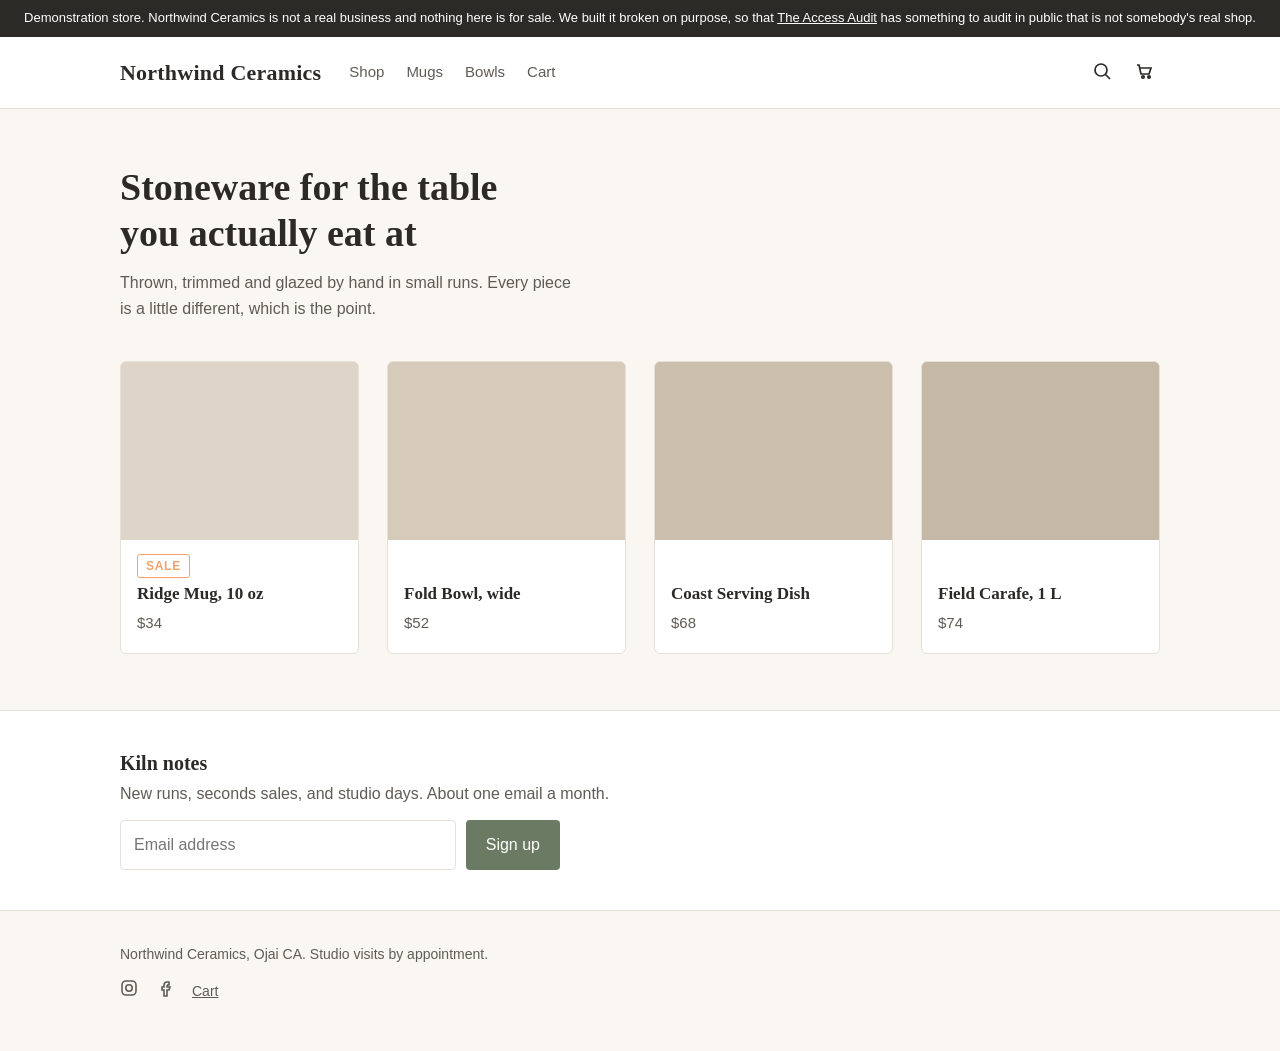
<file: demo-store/index.html>
<!doctype html>
<html lang="en">
<head>
<meta charset="utf-8">
<meta name="viewport" content="width=device-width, initial-scale=1">
<meta name="robots" content="noindex, nofollow">
<title>Northwind Ceramics — handmade stoneware</title>
<meta name="description" content="Small-batch stoneware, thrown and glazed by hand in Ojai, California.">
<link rel="stylesheet" href="_store.css">
</head>
<body>

<p class="demo-bar">Demonstration store. Northwind Ceramics is not a real business and nothing here
is for sale. We built it broken on purpose, so that <a href="/">The Access Audit</a> has something
to audit in public that is not somebody's real shop.</p>

<header class="shop">
  <div class="wrap">
    <a class="brand" href="index.html">Northwind Ceramics</a>
    <nav class="shop">
      <a href="index.html">Shop</a>
      <a href="mug.html">Mugs</a>
      <a href="bowl.html">Bowls</a>
      <a href="cart.html">Cart</a>
    </nav>
    <div class="icons">
      <!-- DELIBERATE: icon-only buttons with no accessible name. A screen
           reader announces "button", and so does anything else reading the
           page. axe: button-name (critical). -->
      <button>
        <svg width="20" height="20" viewBox="0 0 20 20" fill="none" stroke="currentColor" stroke-width="1.7">
          <circle cx="9" cy="9" r="6"/><path d="M13.5 13.5 18 18"/>
        </svg>
      </button>
      <button>
        <svg width="20" height="20" viewBox="0 0 20 20" fill="none" stroke="currentColor" stroke-width="1.7">
          <path d="M3 4h2l2 9h8l2-6H6"/><circle cx="9" cy="16" r="1.2"/><circle cx="15" cy="16" r="1.2"/>
        </svg>
      </button>
    </div>
  </div>
</header>

<main>
  <section class="hero">
    <div class="wrap">
      <h1>Stoneware for the table you actually eat at</h1>
      <p>Thrown, trimmed and glazed by hand in small runs. Every piece is a little different, which
      is the point.</p>
    </div>
  </section>

  <div class="wrap">
    <div class="grid">
      <article class="card">
        <!-- DELIBERATE: no alt attribute at all. axe: image-alt (critical). -->
        <img class="ph" src="data:image/svg+xml;charset=utf-8,%3Csvg%20xmlns='http://www.w3.org/2000/svg'%20viewBox='0%200%204%203'%3E%3Crect%20width='4'%20height='3'%20fill='%23ded5c8'/%3E%3C/svg%3E">
        <div class="body">
          <div class="badge-row"><span class="badge">SALE</span></div>
          <h3><a href="mug.html">Ridge Mug, 10 oz</a></h3>
          <p class="price">$34</p>
        </div>
      </article>

      <article class="card">
        <!-- DELIBERATE: alt text that is a filename. Passes every automated
             scanner on the market, ours included, and still fails 1.1.1 —
             this is the slice a human reviewer is for. -->
        <img class="ph" src="data:image/svg+xml;charset=utf-8,%3Csvg%20xmlns='http://www.w3.org/2000/svg'%20viewBox='0%200%204%203'%3E%3Crect%20width='4'%20height='3'%20fill='%23d6cabb'/%3E%3C/svg%3E" alt="IMG_4821.jpg">
        <div class="body">
          <div class="badge-row"></div>
          <h3><a href="bowl.html">Fold Bowl, wide</a></h3>
          <p class="price">$52</p>
        </div>
      </article>

      <article class="card">
        <img class="ph" src="data:image/svg+xml;charset=utf-8,%3Csvg%20xmlns='http://www.w3.org/2000/svg'%20viewBox='0%200%204%203'%3E%3Crect%20width='4'%20height='3'%20fill='%23cdbfae'/%3E%3C/svg%3E" alt="A shallow serving dish in a matte oatmeal glaze, photographed from above.">
        <div class="body">
          <div class="badge-row"></div>
          <h3><a href="bowl.html">Coast Serving Dish</a></h3>
          <p class="price">$68</p>
        </div>
      </article>

      <article class="card">
        <img class="ph" src="data:image/svg+xml;charset=utf-8,%3Csvg%20xmlns='http://www.w3.org/2000/svg'%20viewBox='0%200%204%203'%3E%3Crect%20width='4'%20height='3'%20fill='%23c6b8a6'/%3E%3C/svg%3E" alt="A tall carafe with a narrow neck in a speckled grey glaze.">
        <div class="body">
          <div class="badge-row"></div>
          <h3><a href="mug.html">Field Carafe, 1 L</a></h3>
          <p class="price">$74</p>
        </div>
      </article>
    </div>
  </div>

  <section class="newsletter">
    <div class="wrap">
      <h2 style="font-size:20px">Kiln notes</h2>
      <p style="color:var(--ink-soft);margin-top:6px">New runs, seconds sales, and studio days. About
      one email a month.</p>
      <!-- DELIBERATE: a placeholder is not a label. axe: label (critical). -->
      <form onsubmit="return false">
        <input type="email" placeholder="Email address">
        <button>Sign up</button>
      </form>
    </div>
  </section>
</main>

<footer class="shop">
  <div class="wrap">
    <p>Northwind Ceramics, Ojai CA. Studio visits by appointment.</p>
    <div class="row">
      <!-- DELIBERATE: icon-only links with no accessible name.
           axe: link-name (serious). -->
      <a href="#">
        <svg width="18" height="18" viewBox="0 0 18 18" fill="none" stroke="currentColor" stroke-width="1.6">
          <rect x="2" y="2" width="14" height="14" rx="4"/><circle cx="9" cy="9" r="3.2"/>
        </svg>
      </a>
      <a href="#">
        <svg width="18" height="18" viewBox="0 0 18 18" fill="none" stroke="currentColor" stroke-width="1.6">
          <path d="M11 6h2V3h-2a3 3 0 0 0-3 3v2H6v3h2v6h3v-6h2l1-3h-3V6.7c0-.4.3-.7.7-.7Z"/>
        </svg>
      </a>
      <a href="cart.html">Cart</a>
    </div>
  </div>
</footer>

</body>
</html>
</file>
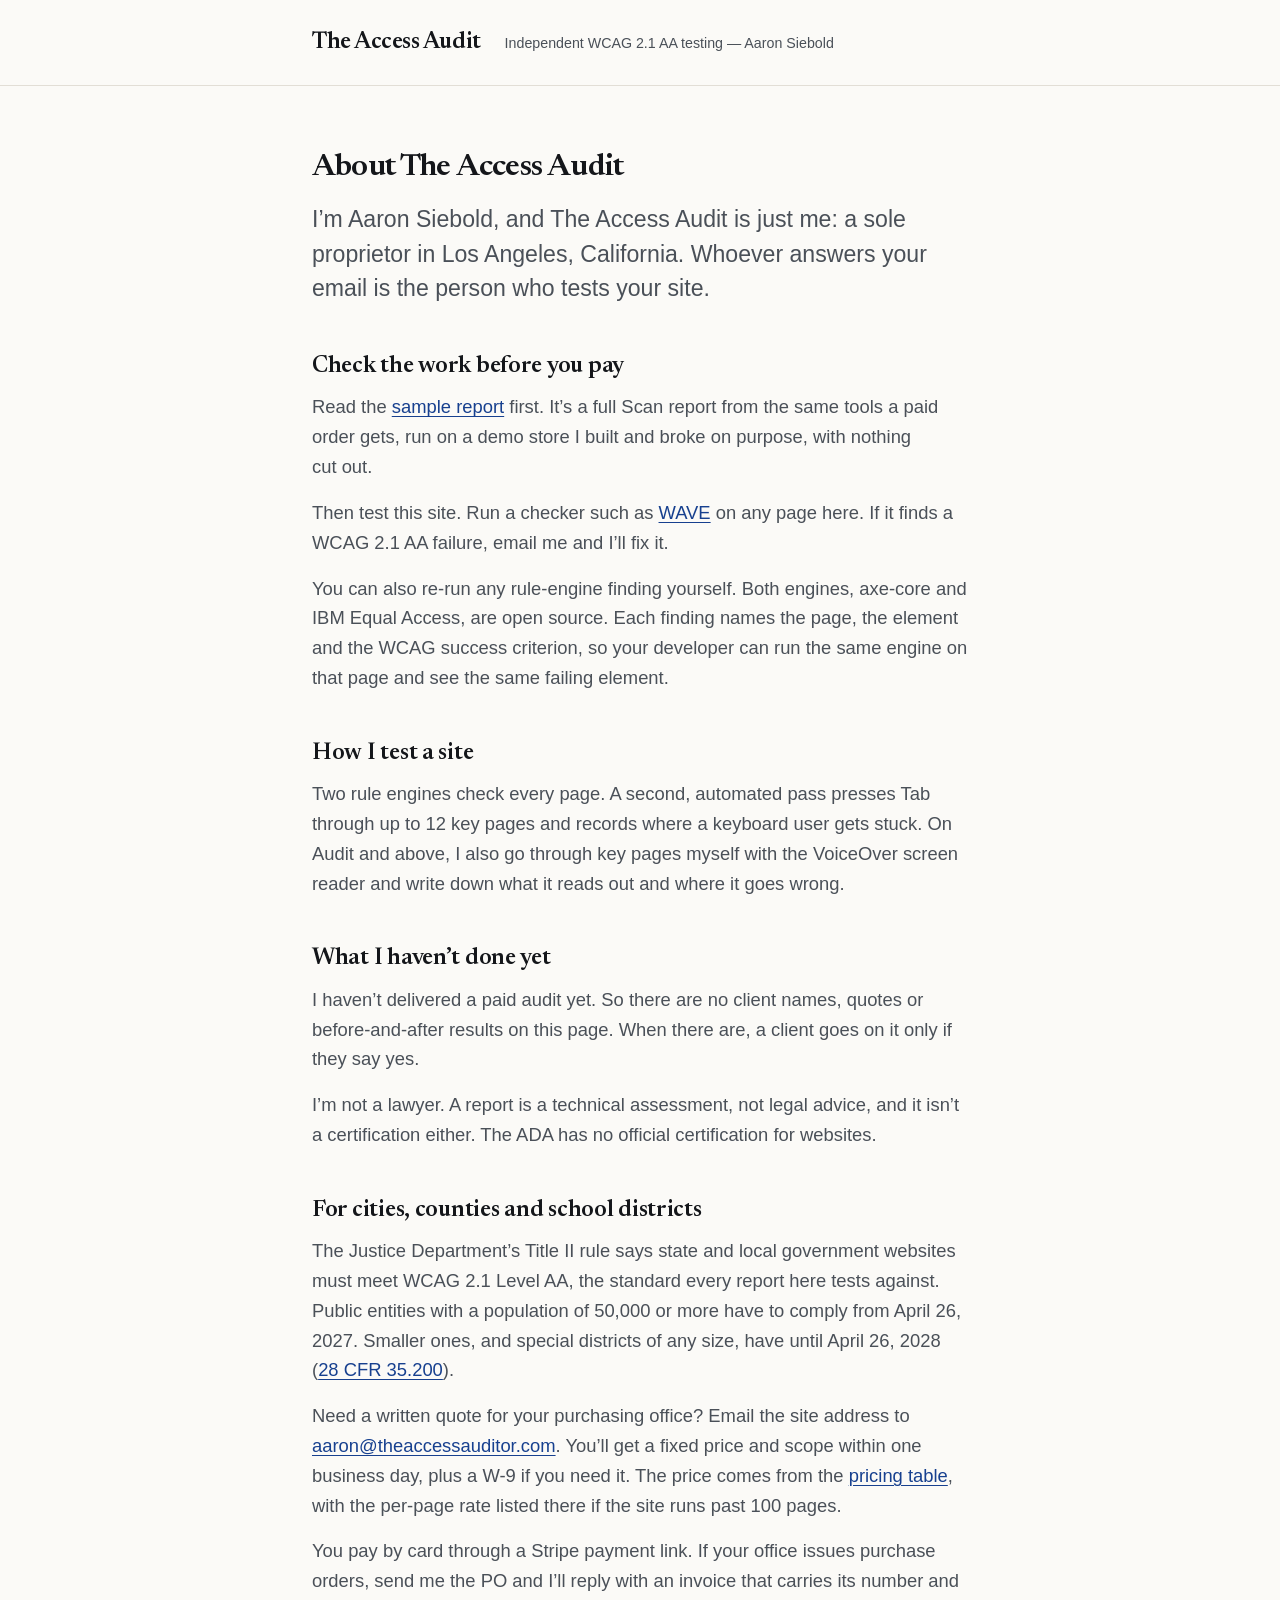
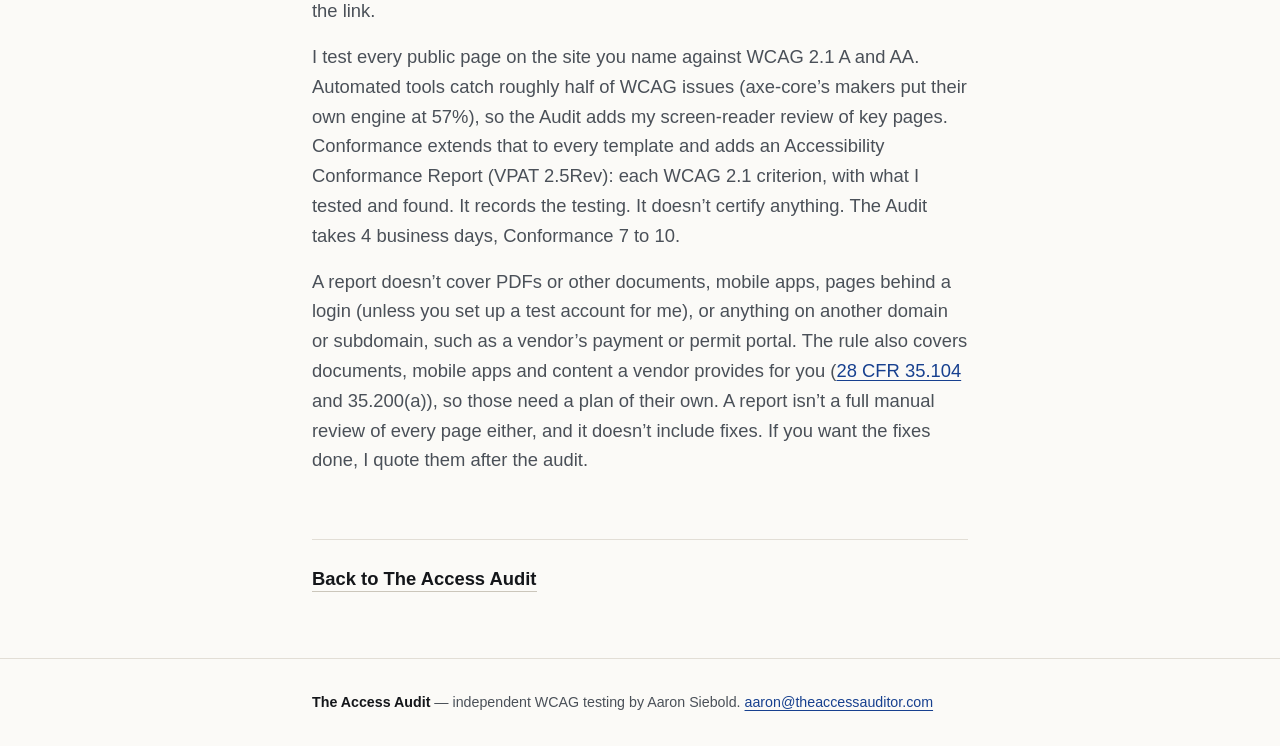
<file: about.html>
<!doctype html>
<html lang="en">
<head>
<meta charset="utf-8">
<link rel="icon" href="/favicon.svg" type="image/svg+xml">
<meta name="viewport" content="width=device-width, initial-scale=1">
<meta http-equiv="Content-Security-Policy" content="default-src 'none'; script-src https://static.cloudflareinsights.com; connect-src https://cloudflareinsights.com; style-src 'unsafe-inline'; img-src 'self' data:; font-src 'self'; base-uri 'none'; form-action 'none'">
<title>About — The Access Audit</title>
<meta name="description" content="Who runs The Access Audit, how a site gets tested, and what you can check yourself before you pay.">
<link rel="canonical" href="https://theaccessauditor.com/about.html">
<meta property="og:type" content="website">
<meta property="og:site_name" content="The Access Audit">
<meta property="og:title" content="About — The Access Audit">
<meta property="og:description" content="Who runs The Access Audit, how a site gets tested, and what you can check yourself before you pay.">
<meta property="og:url" content="https://theaccessauditor.com/about.html">
<meta property="og:image" content="https://theaccessauditor.com/og.png">
<meta property="og:image:width" content="2400">
<meta property="og:image:height" content="1260">
<meta name="twitter:card" content="summary_large_image">
<style>
/* Newsreader — SIL Open Font License 1.1. See fonts/LICENSE-Newsreader.txt.
   Absolute path so this renders identically wherever it is linked from. */
@font-face {
  font-family: "Newsreader";
  src: url("/fonts/newsreader.woff2") format("woff2");
  font-weight: 400 600; font-style: normal; font-display: swap;
}
:root {
  color-scheme: light;
  --paper:#fbfaf7; --surface:#ffffff; --sunk:#f4f2ed;
  --ink:#14161a; --ink-2:#4a5058; --ink-3:#6b7280;
  --rule:#e2ded6; --rule-firm:#cbc6bb;
  --accent:#17408f; --accent-hi:#0f2f6d;
  --measure:66ch; --shell:44rem;
  --s1:.25rem; --s2:.5rem; --s3:.75rem; --s4:1rem; --s5:1.5rem; --s6:2rem; --s7:3rem; --s8:4rem;
  --step--1: clamp(.82rem, .79rem + .13vw, .89rem);
  --step-0:  clamp(1.0625rem, 1.03rem + .17vw, 1.15rem);
  --step-1:  clamp(1.25rem, 1.18rem + .33vw, 1.45rem);
  --step-2:  clamp(1.55rem, 1.4rem + .7vw, 2rem);
}
@media (prefers-color-scheme: dark) {
  :root {
    color-scheme: dark;
    --paper:#0f1114; --surface:#16191e; --sunk:#1b1f25;
    --ink:#eceef1; --ink-2:#b3bac4; --ink-3:#949ca8;
    --rule:#272c34; --rule-firm:#3a414b;
    --accent:#9dbaff; --accent-hi:#c3d3ff;
  }
}
*, *::before, *::after { box-sizing: border-box }
* { margin: 0 }
html { -webkit-text-size-adjust: 100% }
body {
  background: var(--paper); color: var(--ink);
  font: var(--step-0)/1.62 -apple-system, BlinkMacSystemFont, "Segoe UI", Roboto, "Helvetica Neue", Arial, sans-serif;
  font-synthesis-weight: none; text-rendering: optimizeLegibility;
}
::selection { background: var(--accent); color: var(--paper) }
:focus-visible { outline: 3px solid var(--accent); outline-offset: 3px; border-radius: 2px }
h1, h2 {
  font-family: "Newsreader", ui-serif, Georgia, "Times New Roman", serif;
  font-weight: 600; letter-spacing: -.018em; line-height: 1.14; text-wrap: balance;
}
h1 { font-size: var(--step-2); letter-spacing: -.026em }
h2 { font-size: var(--step-1); letter-spacing: -.012em; margin-top: var(--s7) }
p, li { text-wrap: pretty; color: var(--ink-2); max-width: var(--measure) }
h1 + p, h2 + p { margin-top: var(--s3) }
p + p, p + ul, ul + p { margin-top: var(--s4) }
ul { padding-left: 1.2em }
li + li { margin-top: var(--s2) }
a { color: var(--accent); text-underline-offset: .18em; text-decoration-thickness: .07em }
@media (hover: hover) { a:hover { color: var(--accent-hi); text-decoration-thickness: .12em } }
.shell { max-width: var(--shell); margin-inline: auto; padding-inline: var(--s5) }
.masthead { border-bottom: 1px solid var(--rule); padding-block: var(--s5) }
.masthead .shell { display: flex; flex-wrap: wrap; gap: var(--s2) var(--s5); align-items: baseline }
.wordmark {
  font-family: "Newsreader", ui-serif, Georgia, serif;
  font-size: var(--step-1); font-weight: 600; letter-spacing: -.02em;
  color: var(--ink); text-decoration: none;
}
.masthead p { color: var(--ink-2); font-size: var(--step--1); margin: 0 }
main { padding-block: var(--s8) }
.lede { font-size: var(--step-1); color: var(--ink-2); line-height: 1.5; margin-top: var(--s4) }
.dated { font-size: var(--step--1); color: var(--ink-3); margin-top: var(--s5) }
.back { margin-top: var(--s8); padding-top: var(--s5); border-top: 1px solid var(--rule) }
.back a { color: var(--ink); font-weight: 600; text-decoration: none; border-bottom: 1px solid var(--rule-firm); padding-bottom: 2px }
@media (hover: hover) { .back a:hover { color: var(--accent); border-bottom-color: var(--accent) } }
.site-foot { border-top: 1px solid var(--rule); padding-block: var(--s6); font-size: var(--step--1) }
.site-foot p { max-width: none }
.site-foot strong { color: var(--ink) }
.skip {
  position: absolute; left: var(--s4); top: var(--s4); z-index: 20;
  transform: translateY(-250%);
  background: var(--surface); color: var(--ink);
  border: 1px solid var(--rule-firm); border-radius: 8px;
  padding: var(--s3) var(--s4); font-weight: 600; text-decoration: none;
}
.skip:focus { transform: none }
a[href^="mailto:"], .btn { overflow-wrap: anywhere; }
</style>
</head>
<body>

<header class="masthead">
  <a class="skip" href="#main">Skip to content</a>
  <div class="shell">
    <a class="wordmark" href="/">The Access Audit</a>
    <p>Independent WCAG 2.1 AA testing — Aaron Siebold</p>
  </div>
</header>

<main id="main">
  <div class="shell">
    <h1>About The Access Audit</h1>
    <p class="lede">I&rsquo;m Aaron Siebold, and The Access Audit is just me: a sole proprietor in
    Los Angeles, California. Whoever answers your email is the person who tests your site.</p>

    <h2>Check the work before you pay</h2>
    <p>Read the <a href="sample-report.html">sample report</a> first. It&rsquo;s a full Scan report from the
    same tools a paid order gets, run on a demo store I built and broke on purpose, with nothing cut out.</p>
    <p>Then test this site. Run a checker such as <a href="https://wave.webaim.org/">WAVE</a> on any
    page here. If it finds a WCAG 2.1 AA failure, email me and I&rsquo;ll fix it.</p>
    <p>You can also re-run any rule-engine finding yourself. Both engines, axe-core and IBM Equal Access, are
    open source. Each finding names the page, the element and the WCAG success criterion, so your developer
    can run the same engine on that page and see the same failing element.</p>

    <h2>How I test a site</h2>
    <p>Two rule engines check every page. A second, automated pass presses Tab through up to 12
    key pages and records where a keyboard user gets stuck. On Audit and above, I also go through key pages
    myself with the VoiceOver screen reader and write down what it reads out and
    where it goes wrong.</p>

    <h2>What I haven&rsquo;t done yet</h2>
    <p>I haven&rsquo;t delivered a paid audit yet. So there are no client names, quotes or before-and-after
    results on this page. When there are, a client goes on it only if they say yes.</p>
    <p>I&rsquo;m not a lawyer. A report is a technical assessment, not legal advice, and it isn&rsquo;t a
    certification either. The ADA has no official certification for websites.</p>

    <h2 id="public">For cities, counties and school districts</h2>
    <p>The Justice Department&rsquo;s Title II rule says state and local government websites must meet
    WCAG 2.1 Level AA, the standard every report here tests against. Public entities with a population of
    50,000 or more have to comply from April 26, 2027. Smaller ones, and special districts of any size,
    have until April 26, 2028 (<a href="https://www.law.cornell.edu/cfr/text/28/35.200">28 CFR 35.200</a>).</p>
    <p>Need a written quote for your purchasing office? Email the site address to
    <a href="mailto:aaron@theaccessauditor.com">aaron@theaccessauditor.com</a>. You&rsquo;ll get a fixed
    price and scope within one business day, plus a W-9 if you need it. The price comes from the
    <a href="/#pricing">pricing table</a>, with the per-page rate listed there if the site runs past 100 pages.</p>
    <p>You pay by card through a Stripe payment link. If your office issues purchase orders, send me the
    PO and I&rsquo;ll reply with an invoice that carries its number and the link.</p>
    <p>I test every public page on the site you name against WCAG 2.1 A and AA. Automated tools catch
    roughly half of WCAG issues (axe-core&rsquo;s makers put their own engine at 57%), so the Audit adds my
    screen-reader review of key pages. Conformance extends that to every template and adds an
    Accessibility Conformance Report (VPAT 2.5Rev): each WCAG 2.1 criterion, with what I tested and found.
    It records the testing. It doesn&rsquo;t certify anything. The Audit takes 4 business days,
    Conformance 7 to 10.</p>
    <p>A report doesn&rsquo;t cover PDFs or other documents, mobile apps, pages behind a login (unless you set up a
    test account for me), or anything on another domain or subdomain, such as a vendor&rsquo;s payment or permit portal. The rule also covers
    documents, mobile apps and content a vendor provides for you
    (<a href="https://www.law.cornell.edu/cfr/text/28/35.104">28 CFR 35.104</a> and 35.200(a)), so those
    need a plan of their own. A report isn&rsquo;t a full manual review of every page either, and it
    doesn&rsquo;t include fixes. If you want the fixes done, I quote them after the audit.</p>
    <p class="back"><a href="/">Back to The Access Audit</a></p>
  </div>
</main>

<footer class="site-foot">
  <div class="shell">
    <p><strong>The Access Audit</strong> — independent WCAG testing by Aaron Siebold.
    <a href="mailto:aaron@theaccessauditor.com">aaron@theaccessauditor.com</a></p>
  </div>
</footer>

<script defer src="https://static.cloudflareinsights.com/beacon.min.js" data-cf-beacon='{"token": "6c8e8911f5494dfdbbcbb864ae98430b"}'></script>
</body>
</html>
</file>
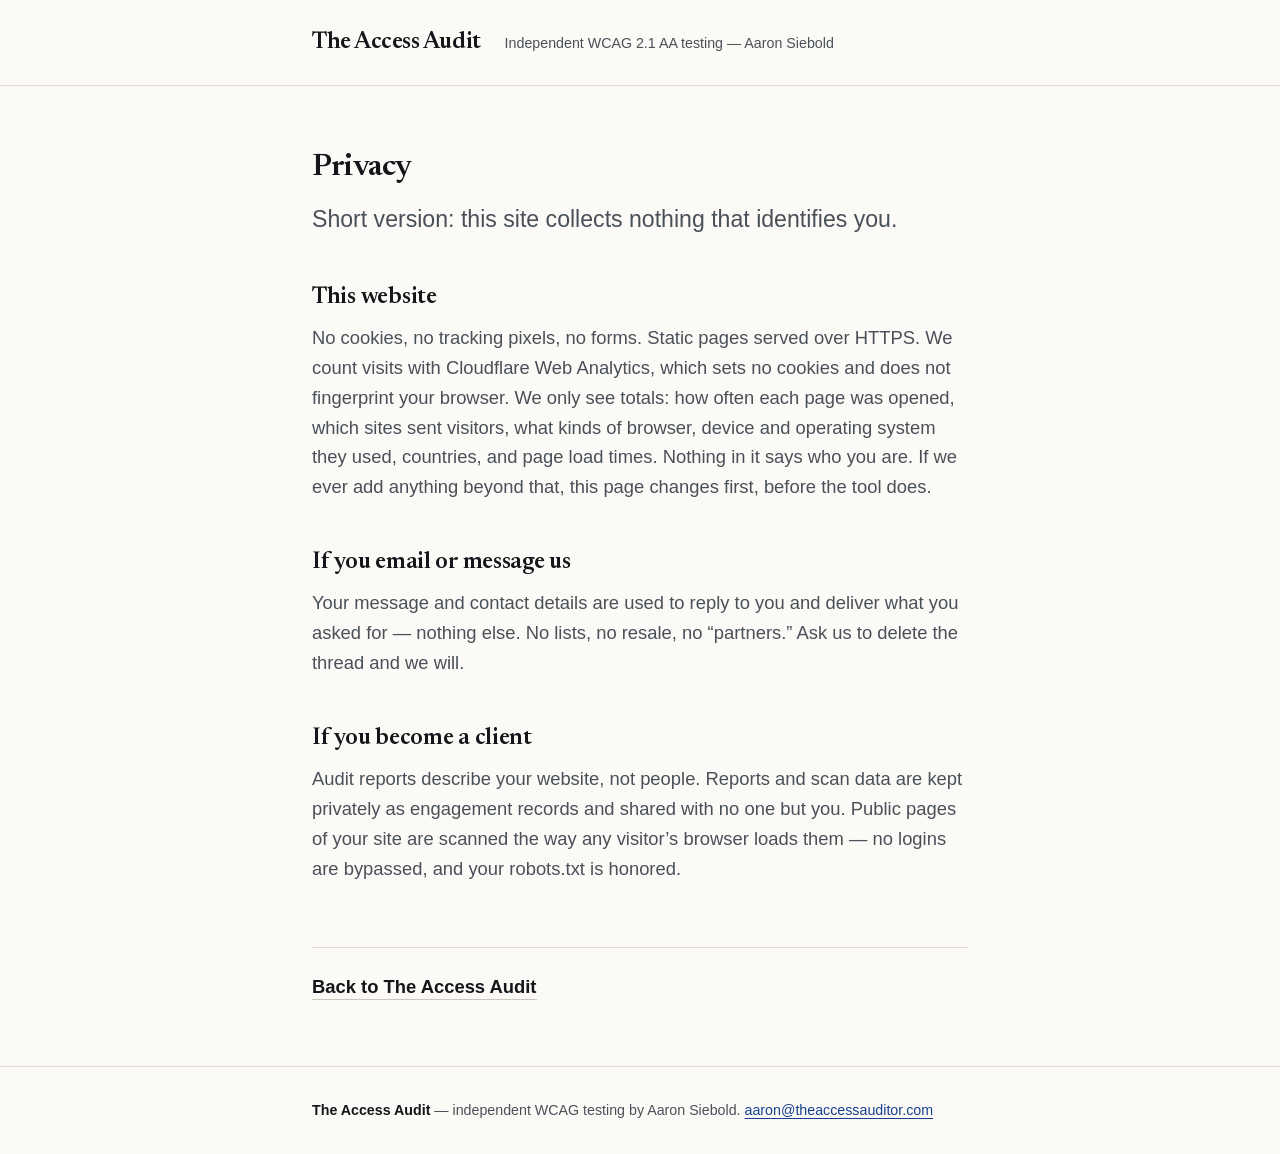
<file: privacy.html>
<!doctype html>
<html lang="en">
<head>
<meta charset="utf-8">
<link rel="icon" href="/favicon.svg" type="image/svg+xml">
<meta name="viewport" content="width=device-width, initial-scale=1">
<meta http-equiv="Content-Security-Policy" content="default-src 'none'; script-src https://static.cloudflareinsights.com; connect-src https://cloudflareinsights.com; style-src 'unsafe-inline'; img-src 'self' data:; font-src 'self'; base-uri 'none'; form-action 'none'">
<title>Privacy — The Access Audit</title>
<meta name="description" content="What The Access Audit collects (very little) and what happens to it.">
<link rel="canonical" href="https://theaccessauditor.com/privacy.html">
<meta property="og:type" content="website">
<meta property="og:site_name" content="The Access Audit">
<meta property="og:title" content="Privacy — The Access Audit">
<meta property="og:description" content="What The Access Audit collects (very little) and what happens to it.">
<meta property="og:url" content="https://theaccessauditor.com/privacy.html">
<meta property="og:image" content="https://theaccessauditor.com/og.png">
<meta property="og:image:width" content="2400">
<meta property="og:image:height" content="1260">
<meta name="twitter:card" content="summary_large_image">
<style>
/* Newsreader — SIL Open Font License 1.1. See fonts/LICENSE-Newsreader.txt. */
@font-face {
  font-family: "Newsreader";
  src: url("/fonts/newsreader.woff2") format("woff2");
  font-weight: 400 600; font-style: normal; font-display: swap;
}
:root {
  color-scheme: light;
  --paper:#fbfaf7; --surface:#ffffff; --sunk:#f4f2ed;
  --ink:#14161a; --ink-2:#4a5058; --ink-3:#6b7280;
  --rule:#e2ded6; --rule-firm:#cbc6bb;
  --accent:#17408f; --accent-hi:#0f2f6d;
  --measure:66ch; --shell:44rem;
  --s1:.25rem; --s2:.5rem; --s3:.75rem; --s4:1rem; --s5:1.5rem; --s6:2rem; --s7:3rem; --s8:4rem;
  --step--1: clamp(.82rem, .79rem + .13vw, .89rem);
  --step-0:  clamp(1.0625rem, 1.03rem + .17vw, 1.15rem);
  --step-1:  clamp(1.25rem, 1.18rem + .33vw, 1.45rem);
  --step-2:  clamp(1.55rem, 1.4rem + .7vw, 2rem);
}
@media (prefers-color-scheme: dark) {
  :root {
    color-scheme: dark;
    --paper:#0f1114; --surface:#16191e; --sunk:#1b1f25;
    --ink:#eceef1; --ink-2:#b3bac4; --ink-3:#949ca8;
    --rule:#272c34; --rule-firm:#3a414b;
    --accent:#9dbaff; --accent-hi:#c3d3ff;
  }
}
*, *::before, *::after { box-sizing: border-box }
* { margin: 0 }
html { -webkit-text-size-adjust: 100% }
body {
  background: var(--paper); color: var(--ink);
  font: var(--step-0)/1.62 -apple-system, BlinkMacSystemFont, "Segoe UI", Roboto, "Helvetica Neue", Arial, sans-serif;
  font-synthesis-weight: none; text-rendering: optimizeLegibility;
}
::selection { background: var(--accent); color: var(--paper) }
:focus-visible { outline: 3px solid var(--accent); outline-offset: 3px; border-radius: 2px }
h1, h2 {
  font-family: "Newsreader", ui-serif, Georgia, "Times New Roman", serif;
  font-weight: 600; letter-spacing: -.018em; line-height: 1.14; text-wrap: balance;
}
h1 { font-size: var(--step-2); letter-spacing: -.026em }
h2 { font-size: var(--step-1); letter-spacing: -.012em; margin-top: var(--s7) }
p { text-wrap: pretty; color: var(--ink-2); max-width: var(--measure) }
h1 + p, h2 + p { margin-top: var(--s3) }
p + p { margin-top: var(--s4) }
a { color: var(--accent); text-underline-offset: .18em; text-decoration-thickness: .07em }
@media (hover: hover) { a:hover { color: var(--accent-hi); text-decoration-thickness: .12em } }
.shell { max-width: var(--shell); margin-inline: auto; padding-inline: var(--s5) }
.masthead { border-bottom: 1px solid var(--rule); padding-block: var(--s5) }
.masthead .shell { display: flex; flex-wrap: wrap; gap: var(--s2) var(--s5); align-items: baseline }
.wordmark {
  font-family: "Newsreader", ui-serif, Georgia, serif;
  font-size: var(--step-1); font-weight: 600; letter-spacing: -.02em;
  color: var(--ink); text-decoration: none;
}
.masthead p { color: var(--ink-2); font-size: var(--step--1); margin: 0 }
main { padding-block: var(--s8) }
.lede { font-size: var(--step-1); color: var(--ink-2); line-height: 1.5; margin-top: var(--s4) }
.back { margin-top: var(--s8); padding-top: var(--s5); border-top: 1px solid var(--rule) }
.back a { color: var(--ink); font-weight: 600; text-decoration: none; border-bottom: 1px solid var(--rule-firm); padding-bottom: 2px }
@media (hover: hover) { .back a:hover { color: var(--accent); border-bottom-color: var(--accent) } }
.site-foot { border-top: 1px solid var(--rule); padding-block: var(--s6); font-size: var(--step--1) }
.site-foot p { max-width: none }
.site-foot strong { color: var(--ink) }
.skip {
  position: absolute; left: var(--s4); top: var(--s4); z-index: 20;
  transform: translateY(-250%);
  background: var(--surface); color: var(--ink);
  border: 1px solid var(--rule-firm); border-radius: 8px;
  padding: var(--s3) var(--s4); font-weight: 600; text-decoration: none;
}
.skip:focus { transform: none }
a[href^="mailto:"], .btn { overflow-wrap: anywhere; }
</style>
</head>
<body>

<header class="masthead">
  <a class="skip" href="#main">Skip to content</a>
  <div class="shell">
    <a class="wordmark" href="/">The Access Audit</a>
    <p>Independent WCAG 2.1 AA testing — Aaron Siebold</p>
  </div>
</header>

<main id="main">
  <div class="shell">
    <h1>Privacy</h1>
    <p class="lede">Short version: this site collects nothing that identifies you.</p>

    <h2>This website</h2>
    <p>No cookies, no tracking pixels, no forms. Static pages served over HTTPS. We count visits
    with Cloudflare Web Analytics, which sets no cookies and does not fingerprint your browser. We
    only see totals: how often each page was opened, which sites sent visitors, what kinds of browser,
    device and operating system they used, countries, and page load times. Nothing in it says who you
    are. If we ever add anything beyond that, this page changes first, before the tool does.</p>

    <h2>If you email or message us</h2>
    <p>Your message and contact details are used to reply to you and deliver what you asked for —
    nothing else. No lists, no resale, no &ldquo;partners.&rdquo; Ask us to delete the thread and
    we will.</p>

    <h2>If you become a client</h2>
    <p>Audit reports describe your website, not people. Reports and scan data are kept privately
    as engagement records and shared with no one but you. Public pages of your site are scanned
    the way any visitor&rsquo;s browser loads them — no logins are bypassed, and your robots.txt
    is honored.</p>

    <p class="back"><a href="/">Back to The Access Audit</a></p>
  </div>
</main>

<footer class="site-foot">
  <div class="shell">
    <p><strong>The Access Audit</strong> — independent WCAG testing by Aaron Siebold.
    <a href="mailto:aaron@theaccessauditor.com">aaron@theaccessauditor.com</a></p>
  </div>
</footer>

<script defer src="https://static.cloudflareinsights.com/beacon.min.js" data-cf-beacon='{"token": "6c8e8911f5494dfdbbcbb864ae98430b"}'></script>
</body>
</html>
</file>
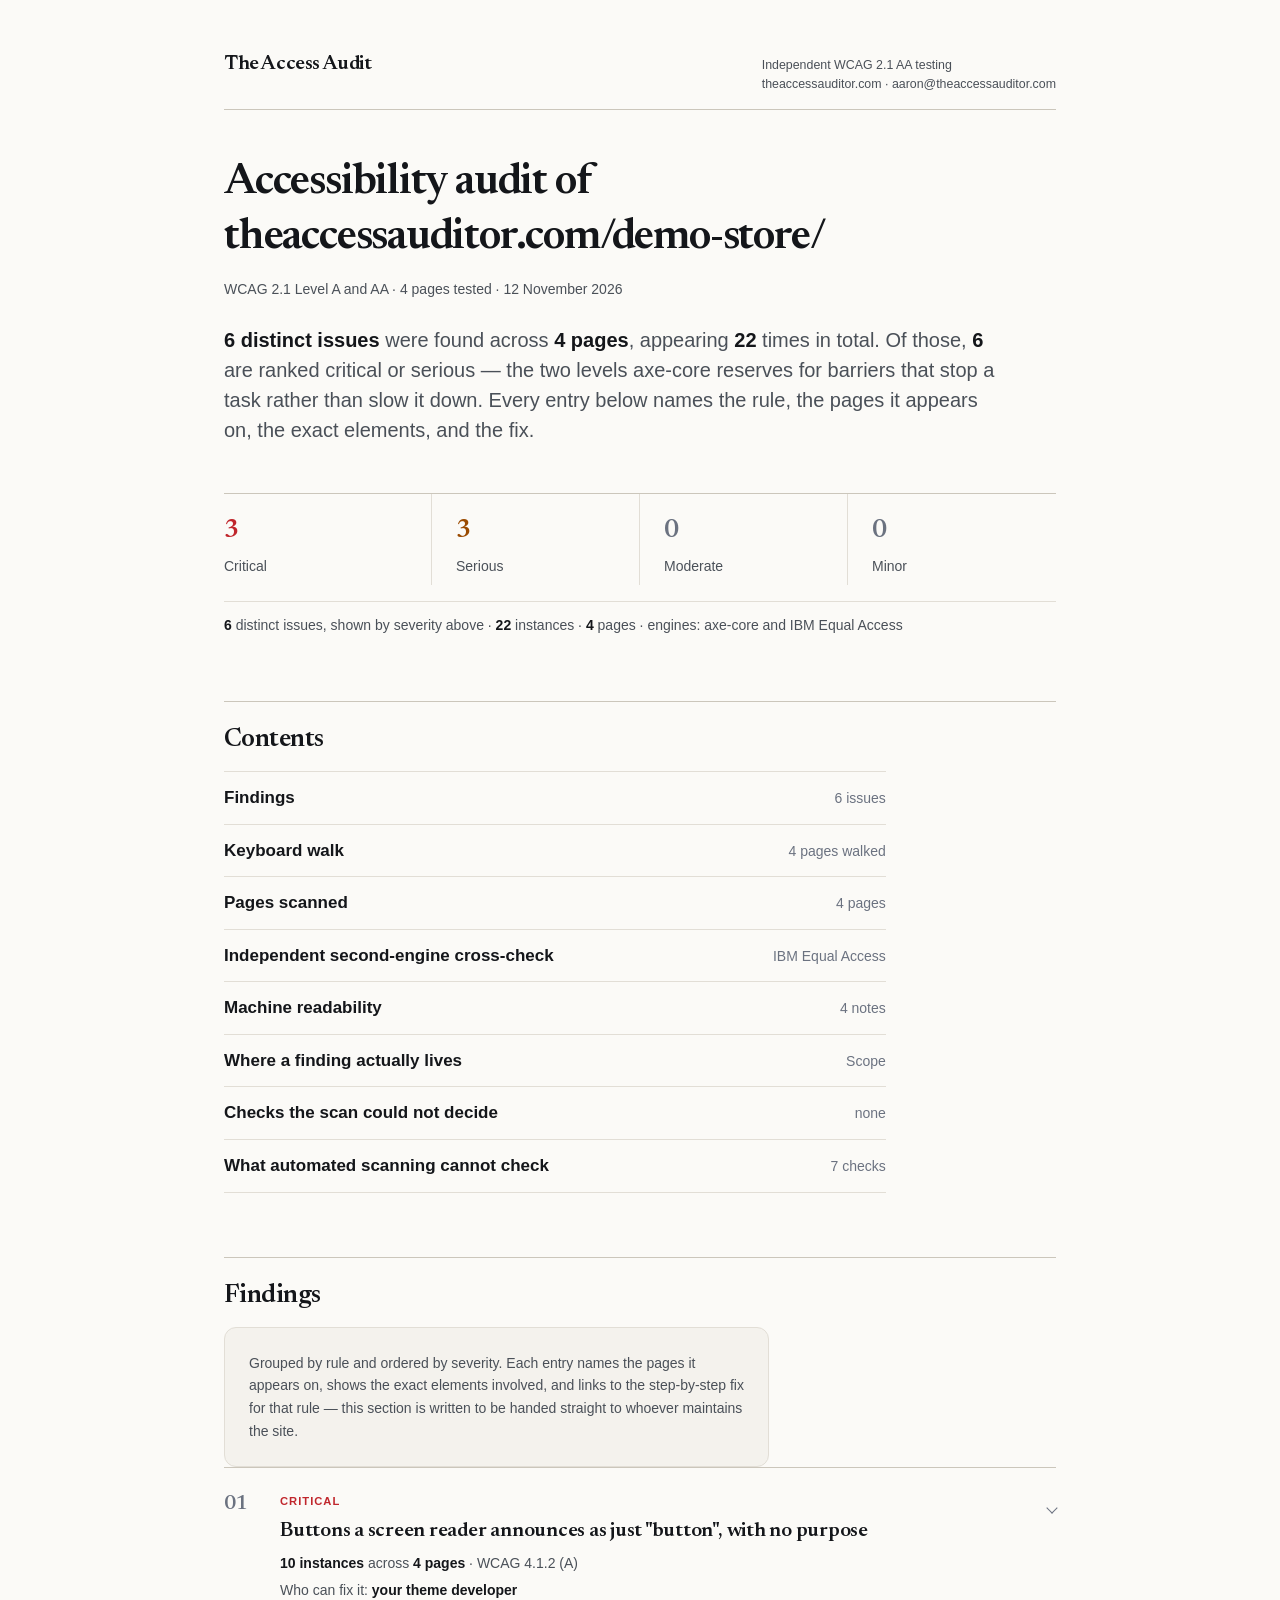
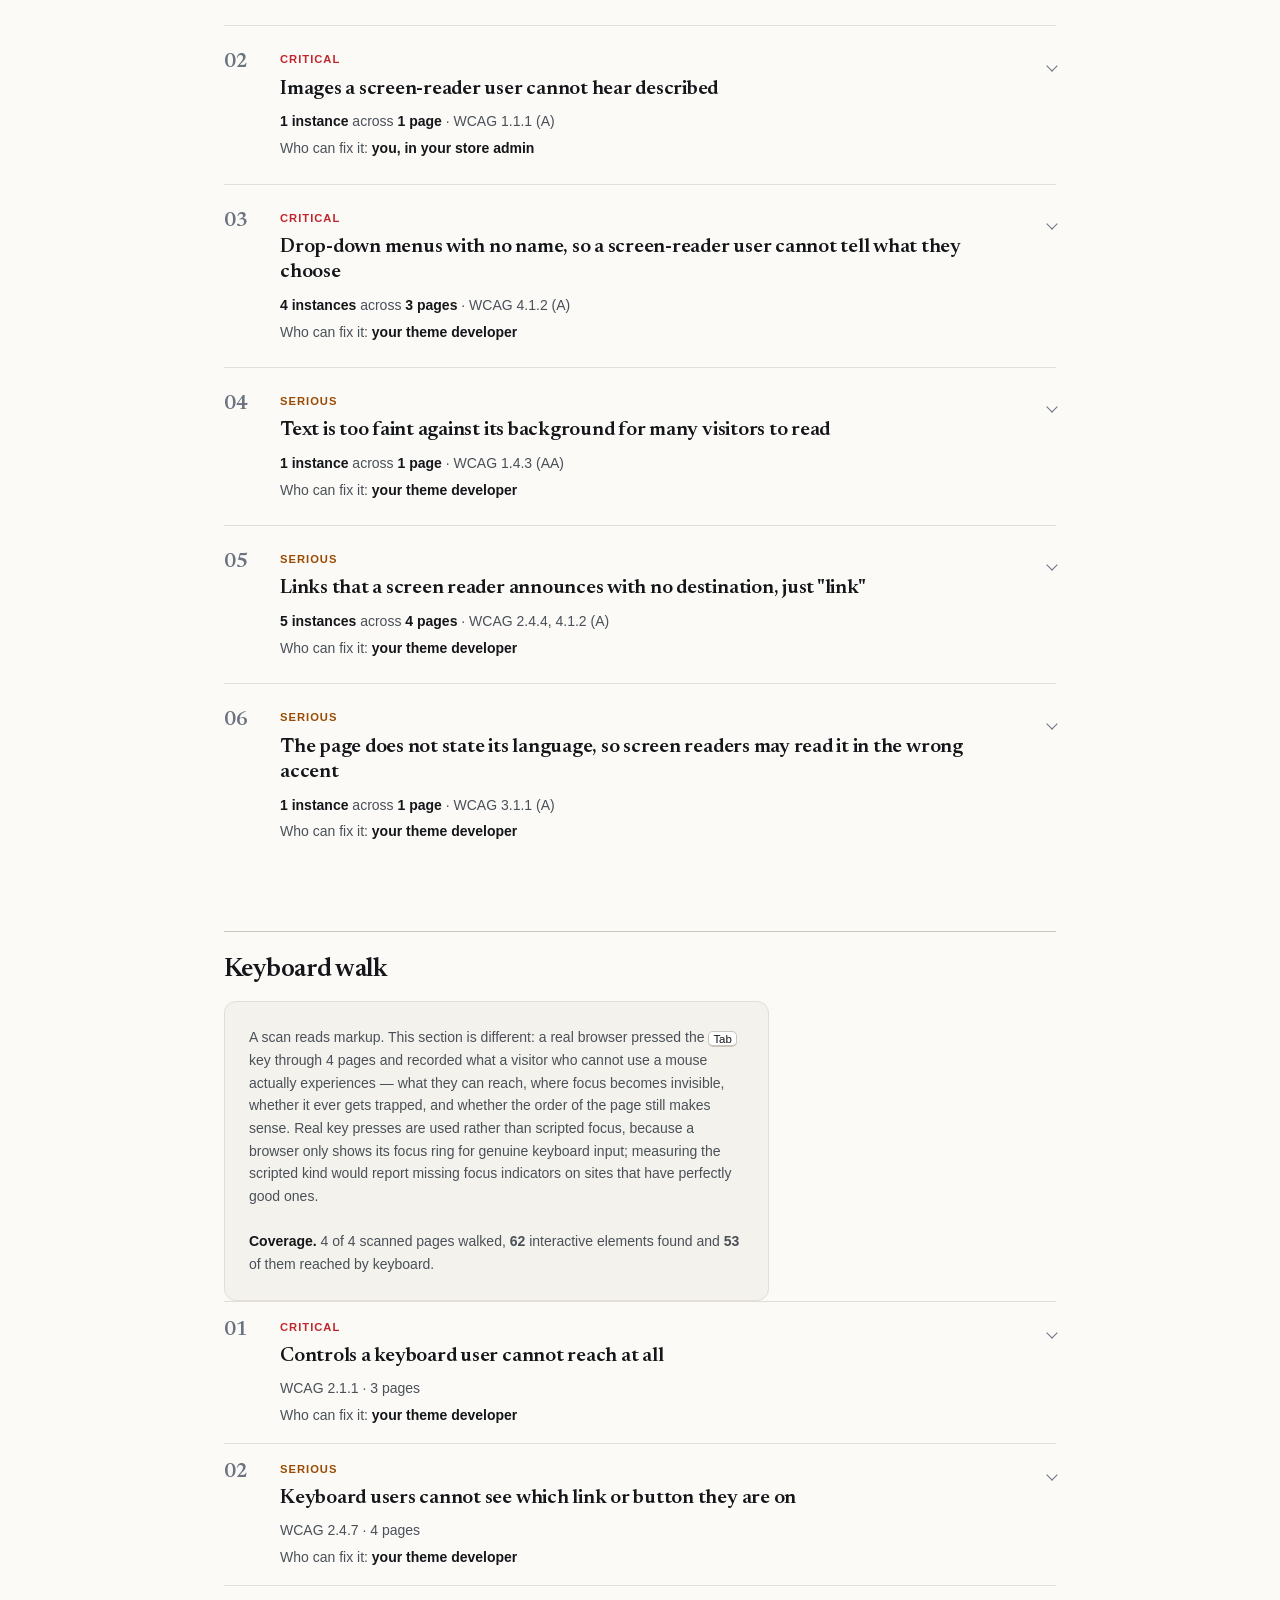
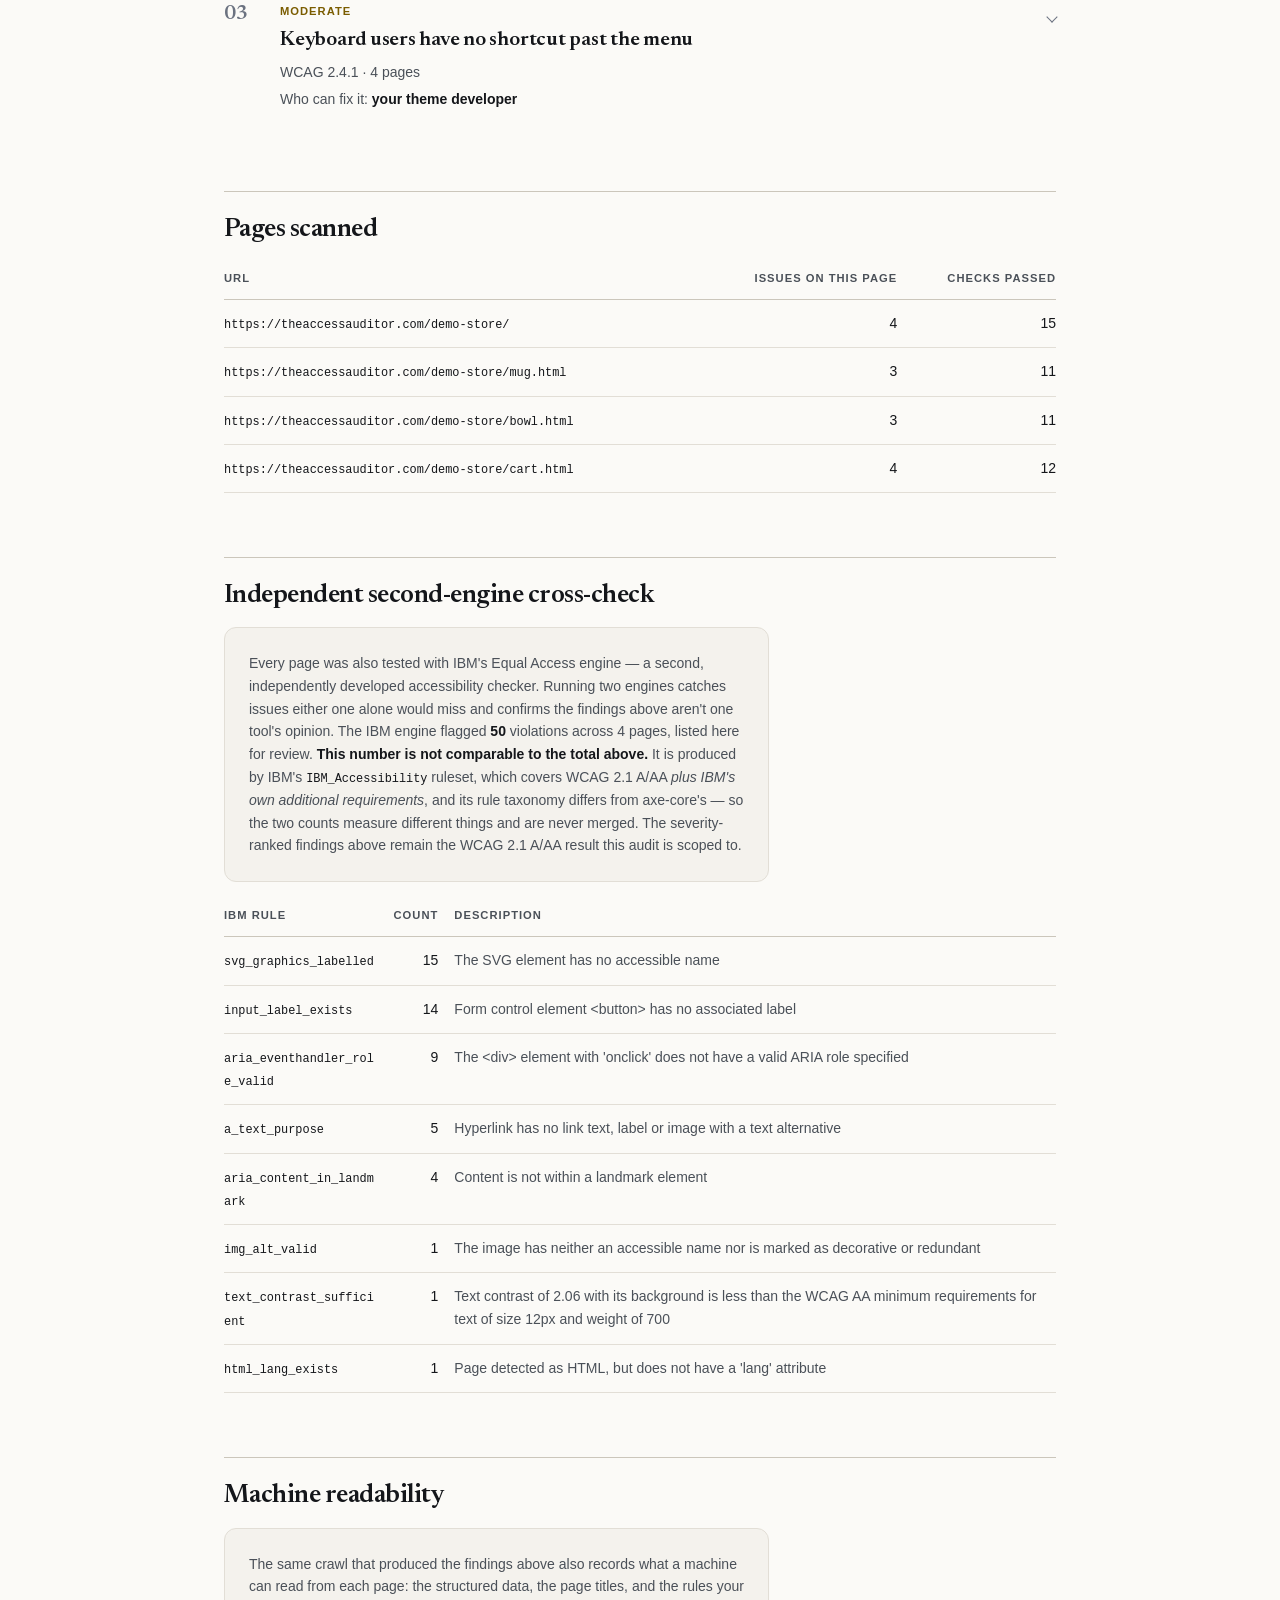
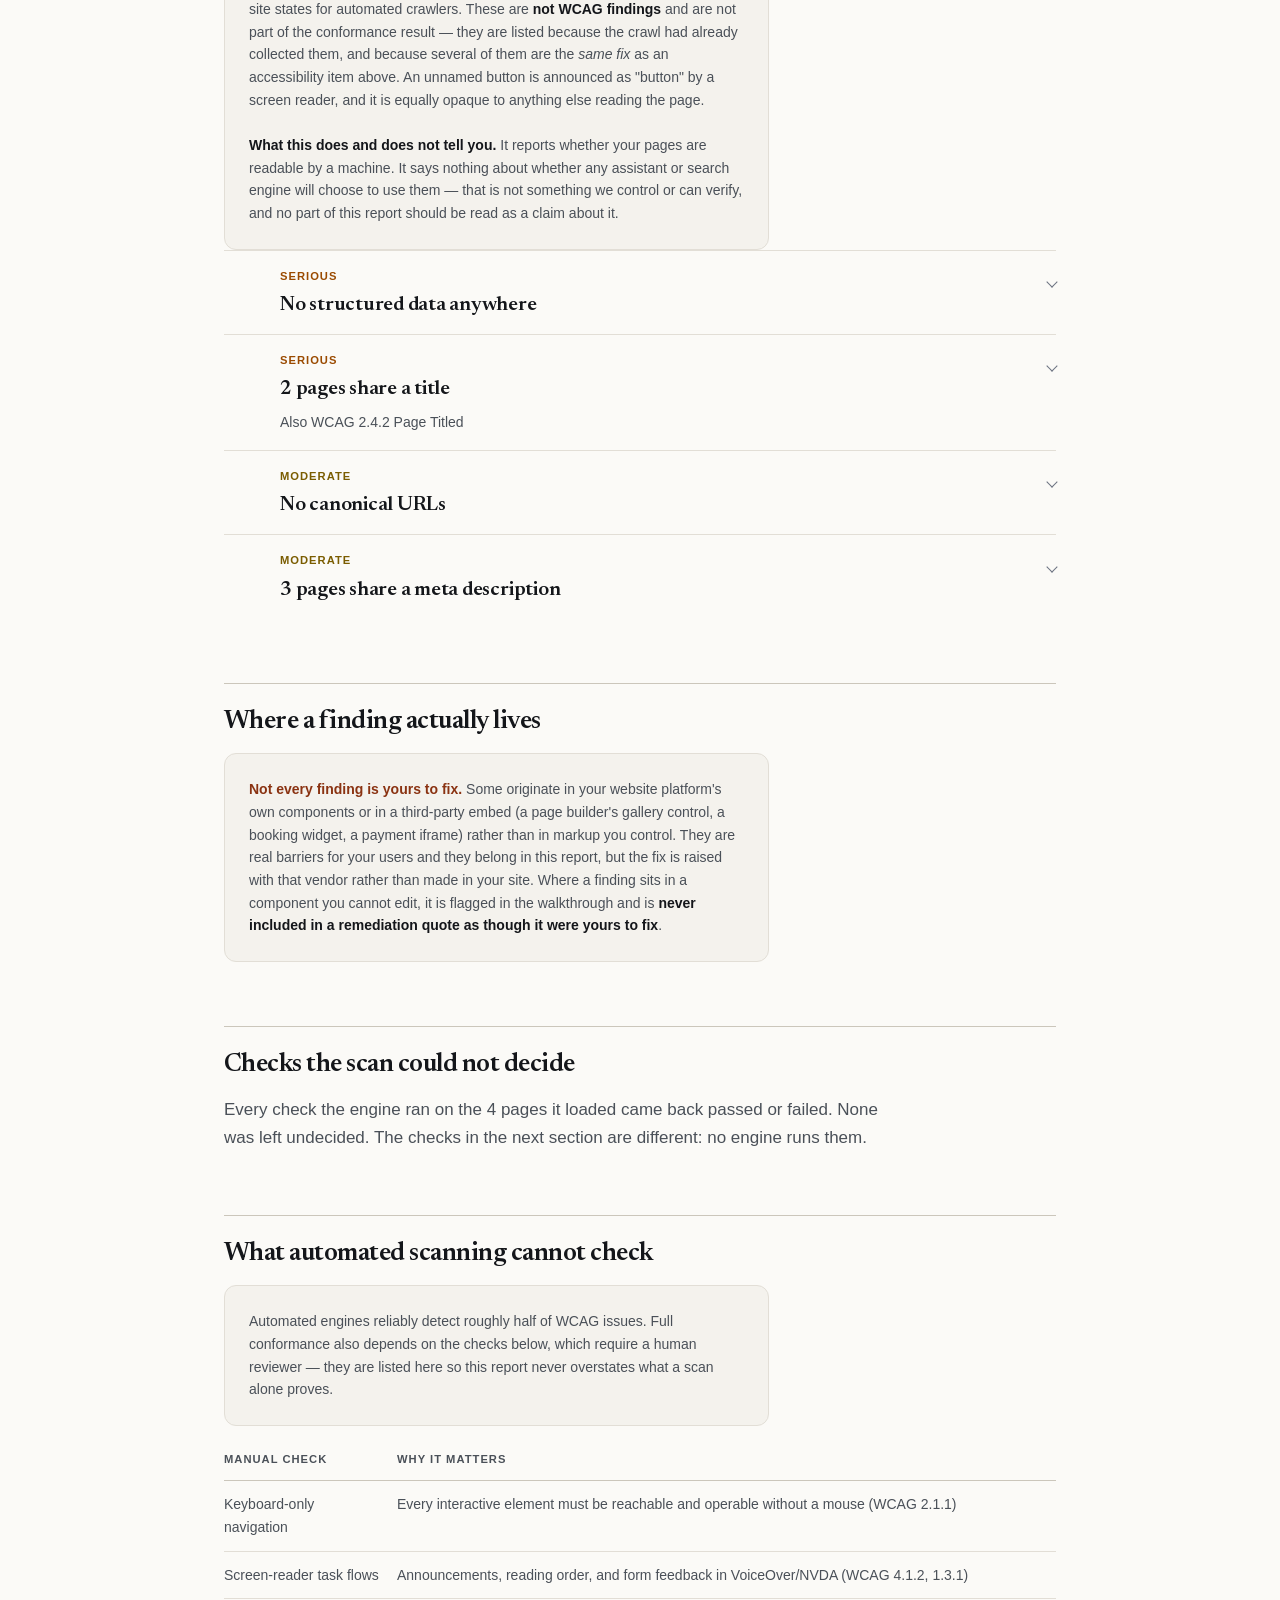
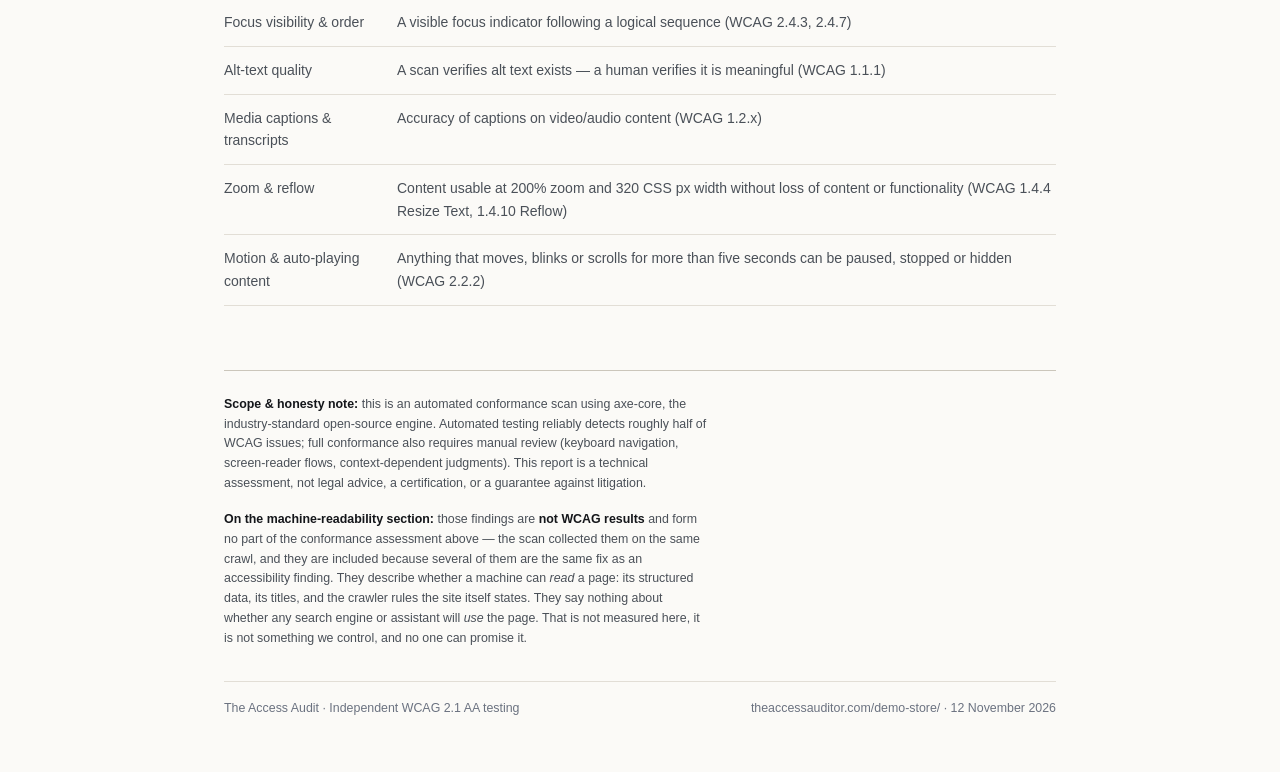
<file: sample-report.html>
<!doctype html>
<html lang="en"><head>
<link rel="icon" href="/favicon.svg" type="image/svg+xml">
<link rel="canonical" href="https://theaccessauditor.com/sample-report.html"><meta charset="utf-8">
<meta name="description" content="We built a small store, broke it on purpose, and pointed the pipeline at it. The faults it finds are the ones real shops have. Nothing in the report is hand-written or tidied up afterwards.">
<meta property="og:type" content="website">
<meta property="og:site_name" content="The Access Audit">
<meta property="og:title" content="Accessibility audit — theaccessauditor.com/demo-store/ — The Access Audit">
<meta property="og:description" content="We built a small store, broke it on purpose, and pointed the pipeline at it. The faults it finds are the ones real shops have. Nothing in the report is hand-written or tidied up afterwards.">
<meta property="og:url" content="https://theaccessauditor.com/sample-report.html">
<meta property="og:image" content="https://theaccessauditor.com/og.png">
<meta property="og:image:width" content="2400">
<meta property="og:image:height" content="1260">
<meta name="twitter:card" content="summary_large_image">
<meta name="viewport" content="width=device-width, initial-scale=1">

<meta http-equiv="Content-Security-Policy" content="default-src 'none'; script-src https://static.cloudflareinsights.com; connect-src https://cloudflareinsights.com; style-src 'unsafe-inline'; img-src 'self' data:; font-src data:; base-uri 'none'; form-action 'none'">
<title>Accessibility audit — theaccessauditor.com/demo-store/ — The Access Audit</title>
<style>  /*! Newsreader — Copyright 2019 The Newsreader Project Authors.
      Licensed under the SIL Open Font License 1.1 — https://openfontlicense.org
      Source: https://github.com/productiontype/Newsreader */
  @font-face {
    font-family:"Newsreader";
    src:url([data-uri]) format("woff2");
    font-weight:400 600; font-style:normal; font-display:swap;
  }
  :root {
    color-scheme:light;
    --paper:#fbfaf7; --surface:#ffffff; --sunk:#f4f2ed;
    --ink:#14161a; --ink-2:#4a5058; --ink-3:#6b7280;
    --rule:#e2ded6; --rule-firm:#cbc6bb;
    --accent:#17408f; --accent-hi:#0f2f6d; --flag:#8a3312;
    --critical:#c0262c; --serious:#9a4a00; --moderate:#7a5c00; --minor:#6b7280; --unknown:#6b7280;
    --shell:52rem; --measure:70ch;
    --s1:.25rem; --s2:.5rem; --s3:.75rem; --s4:1rem; --s5:1.5rem;
    --s6:2rem; --s7:3rem; --s8:4rem;
    --step--2:.775rem; --step--1:.875rem; --step-0:1.0625rem;
    --step-1:1.25rem; --step-2:1.6rem; --step-3:clamp(1.9rem, 1.5rem + 1.7vw, 2.7rem);
    --serif:"Newsreader",ui-serif,Georgia,"Times New Roman",serif;
    --sans:-apple-system,BlinkMacSystemFont,"Segoe UI",Roboto,"Helvetica Neue",Arial,sans-serif;
    --mono:ui-monospace,SFMono-Regular,Menlo,Consolas,monospace;
  }
  *,*::before,*::after { box-sizing:border-box }
  * { margin:0 }
  html { -webkit-text-size-adjust:100% }
  body {
    background:var(--paper); color:var(--ink);
    font:var(--step-0)/1.62 var(--sans);
    font-synthesis-weight:none; text-rendering:optimizeLegibility;
    padding:var(--s7) var(--s5) var(--s8);
  }
  main { max-width:var(--shell); margin-inline:auto }
  ::selection { background:var(--accent); color:#fff }
  :focus-visible { outline:3px solid var(--accent); outline-offset:3px; border-radius:2px }
  h1,h2 { font-family:var(--serif); font-weight:600; line-height:1.14; text-wrap:balance }
  h1 { font-size:var(--step-3); letter-spacing:-.028em }
  h1 .host { display:block; margin-top:.12em; overflow-wrap:anywhere }
  h2 {
    font-size:var(--step-2); letter-spacing:-.02em;
    margin:var(--s8) 0 var(--s4);
    border-top:1px solid var(--rule-firm); padding-top:var(--s5);
  }
  p { text-wrap:pretty }
  a { color:var(--accent); text-underline-offset:.18em; text-decoration-thickness:.07em }
  @media (hover: hover) { a:hover { color:var(--accent-hi); text-decoration-thickness:.12em } }
  strong,b { font-weight:600 }
  kbd {
    font-family:var(--sans); font-size:.82em; color:var(--ink);
    background:var(--surface); border:1px solid var(--rule-firm); border-bottom-width:2px;
    border-radius:5px; padding:.05em .35em;
  }
  .skip {
    position:absolute; left:var(--s4); top:var(--s4); z-index:20;
    transform:translateY(-250%);
    background:var(--surface); color:var(--ink);
    border:1px solid var(--rule-firm); border-radius:8px;
    padding:var(--s3) var(--s4); font-weight:600; text-decoration:none;
  }
  .skip:focus { transform:none }
  .letterhead {
    display:flex; flex-wrap:wrap; gap:var(--s2) var(--s5);
    align-items:baseline; justify-content:space-between;
    border-bottom:1px solid var(--rule-firm); padding-bottom:var(--s4);
  }
  .mark { font-family:var(--serif); font-size:var(--step-1); font-weight:600; letter-spacing:-.02em;
          color:var(--ink); text-decoration:none }
  @media (hover: hover) { .mark:hover { color:var(--accent) } }
  .letterhead p { color:var(--ink-2); font-size:var(--step--2); line-height:1.5 }
  .titleblock { margin-top:var(--s7) }
  .standard {
    margin-top:var(--s4); color:var(--ink-2); font-size:var(--step--1);
    font-variant-numeric:tabular-nums lining-nums;
  }
  .verdict {
    margin-top:var(--s5); font-size:var(--step-1); line-height:1.5;
    color:var(--ink-2); max-width:var(--measure);
  }
  .verdict b { color:var(--ink); font-variant-numeric:tabular-nums lining-nums }
  .ledger {
    margin-top:var(--s7); border-top:1px solid var(--rule-firm);
    display:grid; grid-template-columns:repeat(4,1fr);
  }
  .ledger > div { padding:var(--s5) var(--s5) var(--s2) 0; border-right:1px solid var(--rule) }
  .ledger > div + div { padding-left:var(--s5) }
  .ledger > div:last-child { border-right:0; padding-right:0 }
  .ledger dt {
    font-family:var(--serif); font-size:var(--step-2); font-weight:600;
    letter-spacing:-.02em; line-height:1.05;
    font-variant-numeric:tabular-nums lining-nums;
  }
  .ledger dt.zero { color:var(--ink-3) }
  .ledger dd { margin-top:var(--s3); color:var(--ink-2); font-size:var(--step--1); line-height:1.5 }
  .totals {
    margin-top:var(--s4); padding-top:var(--s3); border-top:1px solid var(--rule);
    color:var(--ink-2); font-size:var(--step--1);
    font-variant-numeric:tabular-nums lining-nums;
  }
  .totals b { color:var(--ink) }
  .contents h2 { margin-top:var(--s8) }
  .contents ol { list-style:none; padding:0; margin-top:var(--s4); border-top:1px solid var(--rule); max-width:var(--measure) }
  .contents li {
    display:flex; gap:var(--s4); justify-content:space-between; align-items:baseline;
    border-bottom:1px solid var(--rule); padding:var(--s3) 0;
  }
  .contents a { color:var(--ink); text-decoration:none; font-weight:600 }
  @media (hover: hover) { .contents a:hover { color:var(--accent); text-decoration:underline } }
  .contents span { color:var(--ink-3); font-size:var(--step--1); white-space:nowrap; font-variant-numeric:tabular-nums }
  .note {
    background:var(--sunk); border:1px solid var(--rule); border-radius:12px;
    padding:var(--s5); margin-top:var(--s4);
    color:var(--ink-2); font-size:var(--step--1); line-height:1.62;
    max-width:var(--measure);
  }
  .note strong { color:var(--ink) }
  .note.flag strong:first-child { color:var(--flag) }
  .clear { margin-top:var(--s4); color:var(--ink-2); max-width:var(--measure) }
  .finding { border-top:1px solid var(--rule) }
  .finding:first-of-type { border-top-color:var(--rule-firm) }
  .finding summary {
    display:grid; grid-template-columns:2.5rem 1fr 1.25rem; gap:0 var(--s4);
    align-items:start; padding:var(--s5) 0; cursor:pointer; list-style:none;
  }
  .finding summary::-webkit-details-marker { display:none }
  .finding summary::after {
    content:""; justify-self:end; align-self:start; margin-top:.7rem;
    width:.5rem; height:.5rem;
    border-right:1.5px solid var(--ink-3); border-bottom:1.5px solid var(--ink-3);
    transform:rotate(45deg); transition:transform .15s ease;
  }
  .finding[open] summary::after { transform:rotate(-135deg); margin-top:.95rem }
  @media (prefers-reduced-motion:reduce) { .finding summary::after { transition:none } }
  @media (hover: hover) { .finding summary:hover .ftitle { color:var(--accent) } }
  .num {
    font-family:var(--serif); font-size:var(--step-1); font-weight:600;
    color:var(--ink-3); line-height:1.28;
    font-variant-numeric:tabular-nums lining-nums;
  }
  .sev {
    display:block; margin-bottom:var(--s2);
    font-family:var(--sans); font-size:.7rem; font-weight:700;
    letter-spacing:.09em; text-transform:uppercase;
  }
  .s-critical { color:var(--critical) }
  .s-serious  { color:var(--serious) }
  .s-moderate { color:var(--moderate) }
  .s-minor    { color:var(--minor) }
  .s-unknown  { color:var(--unknown) }
  .ftitle { display:block; font-family:var(--serif); font-size:var(--step-1); font-weight:600; letter-spacing:-.012em; line-height:1.28 }
  .fmeta { display:block; margin-top:var(--s2); color:var(--ink-2); font-size:var(--step--1) }
  .fmeta b { color:var(--ink); font-variant-numeric:tabular-nums lining-nums }
  .fwho { display:block; margin-top:var(--s1); color:var(--ink-2); font-size:var(--step--1) }
  .fwho b { color:var(--ink) }
  .fhow { color:var(--ink) }
  .fbody { padding:0 0 var(--s5) calc(2.5rem + var(--s4)); max-width:calc(var(--measure) + 3.5rem) }
  .fbody > * + * { margin-top:var(--s4) }
  .fbody p { color:var(--ink-2); font-size:var(--step--1) }
  .lbl {
    display:inline-block; font-size:.7rem; font-weight:700; letter-spacing:.09em;
    text-transform:uppercase; color:var(--ink-2); margin-right:var(--s2);
  }
  .affected code { margin-right:var(--s3) }
  .fnote { color:var(--ink-3) }
  .compact summary { padding:var(--s4) 0 }
  .findex td { vertical-align:middle }
  .findex .sev { display:inline; margin:0 }
  .findex .idx { font-family:var(--serif); font-size:var(--step-0); color:var(--ink-3); text-align:left }
  .findex a { color:var(--ink); text-decoration:none; font-weight:600 }
  @media (hover: hover) { .findex a:hover { color:var(--accent); text-decoration:underline } }
  @media (max-width:34rem) {
    .findex thead th:nth-child(4), .findex thead th:nth-child(5),
    .findex td:nth-child(4), .findex td:nth-child(5) { display:none }
  }
  code { font-family:var(--mono); font-size:.85em; color:var(--ink); overflow-wrap:anywhere }
  pre {
    background:var(--sunk); border:1px solid var(--rule); border-radius:10px;
    padding:var(--s4); overflow-x:auto; color:var(--ink-2);
    font-size:var(--step--2); line-height:1.55;
  }
  pre code { color:inherit; font-size:1em; white-space:pre }
  table { width:100%; border-collapse:collapse; margin-top:var(--s5); font-size:var(--step--1) }
  th {
    text-align:left; vertical-align:bottom; color:var(--ink-2);
    font-family:var(--sans); font-size:.7rem; font-weight:700;
    letter-spacing:.09em; text-transform:uppercase;
    padding:0 var(--s4) var(--s3) 0; border-bottom:1px solid var(--rule-firm);
  }
  td { padding:var(--s3) var(--s4) var(--s3) 0; border-bottom:1px solid var(--rule); vertical-align:top; color:var(--ink-2) }
  th:last-child, td:last-child { padding-right:0 }
  td.n, th.n { text-align:right; white-space:nowrap }
  th.wrap { white-space:normal }
  td.n { color:var(--ink); font-variant-numeric:tabular-nums lining-nums }
  footer { margin-top:var(--s8); border-top:1px solid var(--rule-firm); padding-top:var(--s5) }
  footer p { color:var(--ink-2); font-size:var(--step--2); line-height:1.6; max-width:var(--measure) }
  footer p + p { margin-top:var(--s4) }
  footer strong { color:var(--ink) }
  .colophon {
    margin-top:var(--s6); padding-top:var(--s4); border-top:1px solid var(--rule);
    display:flex; flex-wrap:wrap; gap:var(--s2) var(--s5); justify-content:space-between;
    color:var(--ink-3); font-size:var(--step--2);
  }
  @media (max-width:38rem) {
    body { padding:var(--s5) var(--s4) var(--s7) }
    .ledger { grid-template-columns:repeat(2,1fr) }
    .ledger > div:nth-child(2n) { border-right:0; padding-right:0 }
    .ledger > div:nth-child(2n+1) { padding-left:0 }
    .ledger > div:nth-child(n+3) { border-top:1px solid var(--rule) }
    .finding summary { grid-template-columns:1.75rem 1fr .75rem; gap:0 var(--s3) }
    .fbody { padding-left:0 }
  }
  @media print {
    body { padding:0; font-size:10.5pt }
    .skip { display:none }
    main { max-width:none }
    h2 { margin-top:var(--s6) }
    h2 { break-after:avoid; page-break-after:avoid }
    .finding, .note, .ledger, tr { break-inside:avoid; page-break-inside:avoid }
    .finding summary { cursor:auto }
    .finding::details-content { content-visibility:visible; display:block; height:auto }
    .finding summary::after { display:none }
    .finding summary { grid-template-columns:2.5rem 1fr }
    pre { white-space:pre-wrap; overflow-wrap:anywhere }
    pre code { white-space:pre-wrap }
    a { color:var(--ink); text-decoration:none }
    .fixlink a::after { content:" — " attr(href); color:var(--ink-3); overflow-wrap:anywhere }
  }
</style><script type="application/ld+json">
{
 "@context": "https://schema.org",
 "@type": "WebPage",
 "@id": "https://theaccessauditor.com/sample-report.html#webpage",
 "url": "https://theaccessauditor.com/sample-report.html",
 "name": "Accessibility audit — theaccessauditor.com/demo-store/ — The Access Audit",
 "description": "We built a small store, broke it on purpose, and pointed the pipeline at it. The faults it finds are the ones real shops have. Nothing in the report is hand-written or tidied up afterwards.",
 "inLanguage": "en",
 "isPartOf": {
  "@type": "WebSite",
  "@id": "https://theaccessauditor.com/#website",
  "name": "The Access Audit",
  "url": "https://theaccessauditor.com/"
 },
 "publisher": {
  "@type": [
   "Organization",
   "ProfessionalService"
  ],
  "@id": "https://theaccessauditor.com/#organization",
  "name": "The Access Audit",
  "url": "https://theaccessauditor.com/",
  "email": "aaron@theaccessauditor.com"
 },
 "author": {
  "@type": "Person",
  "@id": "https://theaccessauditor.com/#founder",
  "name": "Aaron Siebold"
 }
}
</script>
</head><body>
<a class="skip" href="#findings">Skip to findings</a>
<main>

<header class="letterhead">
  <a class="mark" href="https://theaccessauditor.com/">The Access Audit</a>
  <p>Independent WCAG 2.1 AA testing<br>theaccessauditor.com · aaron@theaccessauditor.com</p>
</header>

<div class="titleblock">
  <h1>Accessibility audit of <span class="host">theaccessauditor.com/demo-store/</span></h1>
  <p class="standard">WCAG 2.1 Level A and AA · 4 pages tested · 12 November 2026</p>
  <p class="verdict"><b>6 distinct issues</b> were found across
       <b>4 pages</b>, appearing <b>22</b> times in total.
       Of those, <b>6</b>
              are ranked critical or serious &mdash; the two levels
              axe-core reserves for barriers that stop a task rather than slow it down.
       Every entry below names the rule, the pages it appears on, the exact elements, and the fix.</p>
</div>



<dl class="ledger">
  <div><dt class="s-critical">3</dt><dd>Critical</dd></div>
  <div><dt class="s-serious">3</dt><dd>Serious</dd></div>
  <div><dt class="s-moderate zero">0</dt><dd>Moderate</dd></div>
  <div><dt class="s-minor zero">0</dt><dd>Minor</dd></div>
</dl>
<p class="totals"><b>6</b> distinct issues, shown by severity above ·
<b>22</b> instances ·
<b>4</b> pages ·
engines: axe-core and IBM Equal Access</p>

<nav class="contents" aria-labelledby="toc-h">
  <h2 id="toc-h">Contents</h2>
  <ol>
    <li><a href="#findings">Findings</a><span>6 issues</span></li>
    <li><a href="#keyboard">Keyboard walk</a><span>4 pages walked</span></li>
    <li><a href="#pages">Pages scanned</a><span>4 pages</span></li>
    <li><a href="#crosscheck">Independent second-engine cross-check</a><span>IBM Equal Access</span></li>
    <li><a href="#machine">Machine readability</a><span>4 notes</span></li>
    <li><a href="#ownership">Where a finding actually lives</a><span>Scope</span></li>
    <li><a href="#undecided">Checks the scan could not decide</a><span>none</span></li>
    <li><a href="#manual">What automated scanning cannot check</a><span>7 checks</span></li>
  </ol>
</nav>

<h2 id="findings">Findings</h2>

<div class="note">Grouped by rule and ordered by severity. Each entry names the pages it appears
on, shows the exact elements involved, and links to the step-by-step fix for that rule — this
section is written to be handed straight to whoever maintains the site.</div>

  <details class="finding" id="f1">
    <summary>
      <span class="num">01</span>
      <span class="fhead">
        <span class="sev s-critical">critical</span>
        <span class="ftitle">Buttons a screen reader announces as just &quot;button&quot;, with no purpose</span>
        <span class="fmeta"><b>10 instances</b> across <b>4 pages</b> &middot; WCAG 4.1.2 (A)</span>
        <span class="fwho">Who can fix it: <b>your theme developer</b></span>
      </span>
    </summary>
    <div class="fbody">
      
      <p class="fdev"><span class="lbl">For your developer</span> Buttons must have discernible text <code>button-name</code></p>
      <p class="affected"><span class="lbl">Affected pages</span> <code>https://theaccessauditor.com/demo-store/</code> <code>https://theaccessauditor.com/demo-store/mug.html</code> <code>https://theaccessauditor.com/demo-store/bowl.html</code> <code>https://theaccessauditor.com/demo-store/cart.html</code></p>
      <pre><code>button:nth-child(1)
&lt;button&gt;
        &lt;svg width=&quot;20&quot; height=&quot;20&quot; viewBox=&quot;0 0 20 20&quot; fill=&quot;none&quot; stroke=&quot;currentColor&quot; stroke-width=&quot;1.7&quot;&gt;
          &lt;circle cx=&quot;9&quot; cy=&quot;9&quot; r=&quot;6&quot;&gt;&lt;/circle&gt;&lt;path d=&quot;M13.5 13.5 18 18&quot;&gt;&lt;/path&gt;
        &lt;/svg&gt;
      &lt;/button&gt;</code></pre><pre><code>.icons &gt; button:nth-child(2)
&lt;button&gt;
        &lt;svg width=&quot;20&quot; height=&quot;20&quot; viewBox=&quot;0 0 20 20&quot; fill=&quot;none&quot; stroke=&quot;currentColor&quot; stroke-width=&quot;1.7&quot;&gt;
          &lt;path d=&quot;M3 4h2l2 9h8l2-6H6&quot;&gt;&lt;/path&gt;&lt;circle cx=&quot;9&quot; cy=&quot;16&quot; r=&quot;1.2&quot;&gt;&lt;/circle&gt;&lt;circle cx=&quot;15&quot; cy=&quot;16&quot; r=&quot;1.2&quot;&gt;&lt;/circle&gt;
        &lt;/svg&gt;
      &lt;/button&gt;</code></pre><pre><code>button:nth-child(1)
&lt;button&gt;
        &lt;svg width=&quot;20&quot; height=&quot;20&quot; viewBox=&quot;0 0 20 20&quot; fill=&quot;none&quot; stroke=&quot;currentColor&quot; stroke-width=&quot;1.7&quot;&gt;
          &lt;circle cx=&quot;9&quot; cy=&quot;9&quot; r=&quot;6&quot;&gt;&lt;/circle&gt;&lt;path d=&quot;M13.5 13.5 18 18&quot;&gt;&lt;/path&gt;
        &lt;/svg&gt;
      &lt;/button&gt;</code></pre><pre><code>button:nth-child(2)
&lt;button&gt;
        &lt;svg width=&quot;20&quot; height=&quot;20&quot; viewBox=&quot;0 0 20 20&quot; fill=&quot;none&quot; stroke=&quot;currentColor&quot; stroke-width=&quot;1.7&quot;&gt;
          &lt;path d=&quot;M3 4h2l2 9h8l2-6H6&quot;&gt;&lt;/path&gt;&lt;circle cx=&quot;9&quot; cy=&quot;16&quot; r=&quot;1.2&quot;&gt;&lt;/circle&gt;&lt;circle cx=&quot;15&quot; cy=&quot;16&quot; r=&quot;1.2&quot;&gt;&lt;/circle&gt;
        &lt;/svg&gt;
      &lt;/button&gt;</code></pre><pre><code>button:nth-child(1)
&lt;button&gt;
        &lt;svg width=&quot;20&quot; height=&quot;20&quot; viewBox=&quot;0 0 20 20&quot; fill=&quot;none&quot; stroke=&quot;currentColor&quot; stroke-width=&quot;1.7&quot;&gt;
          &lt;circle cx=&quot;9&quot; cy=&quot;9&quot; r=&quot;6&quot;&gt;&lt;/circle&gt;&lt;path d=&quot;M13.5 13.5 18 18&quot;&gt;&lt;/path&gt;
        &lt;/svg&gt;
      &lt;/button&gt;</code></pre><pre><code>button:nth-child(2)
&lt;button&gt;
        &lt;svg width=&quot;20&quot; height=&quot;20&quot; viewBox=&quot;0 0 20 20&quot; fill=&quot;none&quot; stroke=&quot;currentColor&quot; stroke-width=&quot;1.7&quot;&gt;
          &lt;path d=&quot;M3 4h2l2 9h8l2-6H6&quot;&gt;&lt;/path&gt;&lt;circle cx=&quot;9&quot; cy=&quot;16&quot; r=&quot;1.2&quot;&gt;&lt;/circle&gt;&lt;circle cx=&quot;15&quot; cy=&quot;16&quot; r=&quot;1.2&quot;&gt;&lt;/circle&gt;
        &lt;/svg&gt;
      &lt;/button&gt;</code></pre><pre><code>.icons &gt; button:nth-child(1)
&lt;button&gt;
        &lt;svg width=&quot;20&quot; height=&quot;20&quot; viewBox=&quot;0 0 20 20&quot; fill=&quot;none&quot; stroke=&quot;currentColor&quot; stroke-width=&quot;1.7&quot;&gt;
          &lt;circle cx=&quot;9&quot; cy=&quot;9&quot; r=&quot;6&quot;&gt;&lt;/circle&gt;&lt;path d=&quot;M13.5 13.5 18 18&quot;&gt;&lt;/path&gt;
        &lt;/svg&gt;
      &lt;/button&gt;</code></pre><pre><code>button:nth-child(2)
&lt;button&gt;
        &lt;svg width=&quot;20&quot; height=&quot;20&quot; viewBox=&quot;0 0 20 20&quot; fill=&quot;none&quot; stroke=&quot;currentColor&quot; stroke-width=&quot;1.7&quot;&gt;
          &lt;path d=&quot;M3 4h2l2 9h8l2-6H6&quot;&gt;&lt;/path&gt;&lt;circle cx=&quot;9&quot; cy=&quot;16&quot; r=&quot;1.2&quot;&gt;&lt;/circle&gt;&lt;circle cx=&quot;15&quot; cy=&quot;16&quot; r=&quot;1.2&quot;&gt;&lt;/circle&gt;
        &lt;/svg&gt;
      &lt;/button&gt;</code></pre>
      <p class="fnote">Showing 8 of 10 affected elements. The accompanying JSON data file lists up to 25 per page for this rule.</p>
      <p class="fixlink"><a href="https://dequeuniversity.com/rules/axe/4.13/button-name?application=axeAPI" target="_blank" rel="noopener">Step-by-step fix for this rule (Deque University)</a></p>
    </div>
  </details>

  <details class="finding" id="f2">
    <summary>
      <span class="num">02</span>
      <span class="fhead">
        <span class="sev s-critical">critical</span>
        <span class="ftitle">Images a screen-reader user cannot hear described</span>
        <span class="fmeta"><b>1 instance</b> across <b>1 page</b> &middot; WCAG 1.1.1 (A)</span>
        <span class="fwho">Who can fix it: <b>you, in your store admin</b></span>
      </span>
    </summary>
    <div class="fbody">
      
      <p class="fdev"><span class="lbl">For your developer</span> Images must have alternative text <code>image-alt</code></p>
      <p class="affected"><span class="lbl">Affected pages</span> <code>https://theaccessauditor.com/demo-store/</code></p>
      <pre><code>article:nth-child(1) &gt; img
&lt;img class=&quot;ph&quot; src=&quot;data:image/svg+xml;charset=utf-8,%3Csvg%20xmlns='http://www.w3.org/2000/svg'%20viewBox='0%200%204%203'%3E%3Crect%20width='4'%20height='3'%20fill='%23ded5c8'/%3E%3C/svg%3E&quot;&gt;</code></pre>
      
      <p class="fixlink"><a href="https://dequeuniversity.com/rules/axe/4.13/image-alt?application=axeAPI" target="_blank" rel="noopener">Step-by-step fix for this rule (Deque University)</a></p>
    </div>
  </details>

  <details class="finding" id="f3">
    <summary>
      <span class="num">03</span>
      <span class="fhead">
        <span class="sev s-critical">critical</span>
        <span class="ftitle">Drop-down menus with no name, so a screen-reader user cannot tell what they choose</span>
        <span class="fmeta"><b>4 instances</b> across <b>3 pages</b> &middot; WCAG 4.1.2 (A)</span>
        <span class="fwho">Who can fix it: <b>your theme developer</b></span>
      </span>
    </summary>
    <div class="fbody">
      
      <p class="fdev"><span class="lbl">For your developer</span> Select element must have an accessible name <code>select-name</code></p>
      <p class="affected"><span class="lbl">Affected pages</span> <code>https://theaccessauditor.com/demo-store/mug.html</code> <code>https://theaccessauditor.com/demo-store/bowl.html</code> <code>https://theaccessauditor.com/demo-store/cart.html</code></p>
      <pre><code>select
&lt;select&gt;
          &lt;option&gt;1&lt;/option&gt;&lt;option&gt;2&lt;/option&gt;&lt;option&gt;3&lt;/option&gt;
        &lt;/select&gt;</code></pre><pre><code>select
&lt;select&gt;
          &lt;option&gt;1&lt;/option&gt;&lt;option&gt;2&lt;/option&gt;&lt;option&gt;3&lt;/option&gt;
        &lt;/select&gt;</code></pre><pre><code>tr:nth-child(2) &gt; td:nth-child(3) &gt; select
&lt;select&gt;&lt;option&gt;1&lt;/option&gt;&lt;option&gt;2&lt;/option&gt;&lt;/select&gt;</code></pre><pre><code>tr:nth-child(3) &gt; td:nth-child(3) &gt; select
&lt;select&gt;&lt;option&gt;1&lt;/option&gt;&lt;option&gt;2&lt;/option&gt;&lt;/select&gt;</code></pre>
      
      <p class="fixlink"><a href="https://dequeuniversity.com/rules/axe/4.13/select-name?application=axeAPI" target="_blank" rel="noopener">Step-by-step fix for this rule (Deque University)</a></p>
    </div>
  </details>

  <details class="finding" id="f4">
    <summary>
      <span class="num">04</span>
      <span class="fhead">
        <span class="sev s-serious">serious</span>
        <span class="ftitle">Text is too faint against its background for many visitors to read</span>
        <span class="fmeta"><b>1 instance</b> across <b>1 page</b> &middot; WCAG 1.4.3 (AA)</span>
        <span class="fwho">Who can fix it: <b>your theme developer</b></span>
      </span>
    </summary>
    <div class="fbody">
      
      <p class="fdev"><span class="lbl">For your developer</span> Elements must meet minimum color contrast ratio thresholds <code>color-contrast</code></p>
      <p class="affected"><span class="lbl">Affected pages</span> <code>https://theaccessauditor.com/demo-store/</code></p>
      <pre><code>span
&lt;span class=&quot;badge&quot;&gt;SALE&lt;/span&gt;</code></pre>
      
      <p class="fixlink"><a href="https://dequeuniversity.com/rules/axe/4.13/color-contrast?application=axeAPI" target="_blank" rel="noopener">Step-by-step fix for this rule (Deque University)</a></p>
    </div>
  </details>

  <details class="finding" id="f5">
    <summary>
      <span class="num">05</span>
      <span class="fhead">
        <span class="sev s-serious">serious</span>
        <span class="ftitle">Links that a screen reader announces with no destination, just &quot;link&quot;</span>
        <span class="fmeta"><b>5 instances</b> across <b>4 pages</b> &middot; WCAG 2.4.4, 4.1.2 (A)</span>
        <span class="fwho">Who can fix it: <b>your theme developer</b></span>
      </span>
    </summary>
    <div class="fbody">
      
      <p class="fdev"><span class="lbl">For your developer</span> Links must have discernible text <code>link-name</code></p>
      <p class="affected"><span class="lbl">Affected pages</span> <code>https://theaccessauditor.com/demo-store/</code> <code>https://theaccessauditor.com/demo-store/mug.html</code> <code>https://theaccessauditor.com/demo-store/bowl.html</code> <code>https://theaccessauditor.com/demo-store/cart.html</code></p>
      <pre><code>a[href=&quot;#&quot;]:nth-child(1)
&lt;a href=&quot;#&quot;&gt;
        &lt;svg width=&quot;18&quot; height=&quot;18&quot; viewBox=&quot;0 0 18 18&quot; fill=&quot;none&quot; stroke=&quot;currentColor&quot; stroke-width=&quot;1.6&quot;&gt;
          &lt;rect x=&quot;2&quot; y=&quot;2&quot; width=&quot;14&quot; height=&quot;14&quot; rx=&quot;4&quot;&gt;&lt;/rect&gt;&lt;circle cx=&quot;9&quot; cy=&quot;9&quot; r=&quot;3.2&quot;&gt;&lt;/circle&gt;
        &lt;/svg&gt;
      &lt;/a&gt;</code></pre><pre><code>a[href=&quot;#&quot;]:nth-child(2)
&lt;a href=&quot;#&quot;&gt;
        &lt;svg width=&quot;18&quot; height=&quot;18&quot; viewBox=&quot;0 0 18 18&quot; fill=&quot;none&quot; stroke=&quot;currentColor&quot; stroke-width=&quot;1.6&quot;&gt;
          &lt;path d=&quot;M11 6h2V3h-2a3 3 0 0 0-3 3v2H6v3h2v6h3v-6h2l1-3h-3V6.7c0-.4.3-.7.7-.7Z&quot;&gt;&lt;/path&gt;
        &lt;/svg&gt;
      &lt;/a&gt;</code></pre><pre><code>a[href=&quot;#&quot;]
&lt;a href=&quot;#&quot;&gt;
        &lt;svg width=&quot;18&quot; height=&quot;18&quot; viewBox=&quot;0 0 18 18&quot; fill=&quot;none&quot; stroke=&quot;currentColor&quot; stroke-width=&quot;1.6&quot;&gt;
          &lt;rect x=&quot;2&quot; y=&quot;2&quot; width=&quot;14&quot; height=&quot;14&quot; rx=&quot;4&quot;&gt;&lt;/rect&gt;&lt;circle cx=&quot;9&quot; cy=&quot;9&quot; r=&quot;3.2&quot;&gt;&lt;/circle&gt;
        &lt;/svg&gt;
      &lt;/a&gt;</code></pre><pre><code>a[href=&quot;#&quot;]
&lt;a href=&quot;#&quot;&gt;
        &lt;svg width=&quot;18&quot; height=&quot;18&quot; viewBox=&quot;0 0 18 18&quot; fill=&quot;none&quot; stroke=&quot;currentColor&quot; stroke-width=&quot;1.6&quot;&gt;
          &lt;rect x=&quot;2&quot; y=&quot;2&quot; width=&quot;14&quot; height=&quot;14&quot; rx=&quot;4&quot;&gt;&lt;/rect&gt;&lt;circle cx=&quot;9&quot; cy=&quot;9&quot; r=&quot;3.2&quot;&gt;&lt;/circle&gt;
        &lt;/svg&gt;
      &lt;/a&gt;</code></pre><pre><code>a[href=&quot;#&quot;]
&lt;a href=&quot;#&quot;&gt;
        &lt;svg width=&quot;18&quot; height=&quot;18&quot; viewBox=&quot;0 0 18 18&quot; fill=&quot;none&quot; stroke=&quot;currentColor&quot; stroke-width=&quot;1.6&quot;&gt;
          &lt;rect x=&quot;2&quot; y=&quot;2&quot; width=&quot;14&quot; height=&quot;14&quot; rx=&quot;4&quot;&gt;&lt;/rect&gt;&lt;circle cx=&quot;9&quot; cy=&quot;9&quot; r=&quot;3.2&quot;&gt;&lt;/circle&gt;
        &lt;/svg&gt;
      &lt;/a&gt;</code></pre>
      
      <p class="fixlink"><a href="https://dequeuniversity.com/rules/axe/4.13/link-name?application=axeAPI" target="_blank" rel="noopener">Step-by-step fix for this rule (Deque University)</a></p>
    </div>
  </details>

  <details class="finding" id="f6">
    <summary>
      <span class="num">06</span>
      <span class="fhead">
        <span class="sev s-serious">serious</span>
        <span class="ftitle">The page does not state its language, so screen readers may read it in the wrong accent</span>
        <span class="fmeta"><b>1 instance</b> across <b>1 page</b> &middot; WCAG 3.1.1 (A)</span>
        <span class="fwho">Who can fix it: <b>your theme developer</b></span>
      </span>
    </summary>
    <div class="fbody">
      
      <p class="fdev"><span class="lbl">For your developer</span> &lt;html&gt; element must have a lang attribute <code>html-has-lang</code></p>
      <p class="affected"><span class="lbl">Affected pages</span> <code>https://theaccessauditor.com/demo-store/cart.html</code></p>
      <pre><code>html
&lt;html&gt;</code></pre>
      
      <p class="fixlink"><a href="https://dequeuniversity.com/rules/axe/4.13/html-has-lang?application=axeAPI" target="_blank" rel="noopener">Step-by-step fix for this rule (Deque University)</a></p>
    </div>
  </details>
<h2 id="keyboard">Keyboard walk</h2>
<div class="note">A scan reads markup. This section is different: a real browser pressed the
<kbd>Tab</kbd> key through 4 pages and
recorded what a visitor who cannot use a mouse actually experiences — what they can reach, where
focus becomes invisible, whether it ever gets trapped, and whether the order of the page still
makes sense. Real key presses are used rather than scripted focus, because a browser only shows
its focus ring for genuine keyboard input; measuring the scripted kind would report missing focus
indicators on sites that have perfectly good ones.
<br><br><strong>Coverage.</strong> 4 of 4
scanned pages walked, <b>62</b> interactive elements found and
<b>53</b> of them reached by keyboard.</div>

  <details class="finding compact">
    <summary>
      <span class="num">01</span>
      <span class="fhead">
        <span class="sev s-critical">critical</span>
        <span class="ftitle">Controls a keyboard user cannot reach at all</span>
        <span class="fmeta">WCAG 2.1.1 &middot; 3 pages</span>
        <span class="fwho">Who can fix it: <b>your theme developer</b></span>
      </span>
    </summary>
    <div class="fbody">
      <p class="fdev"><span class="lbl">For your developer</span> Interactive elements cannot be reached by keyboard</p>
      <p>4 interactive element(s) were never focused by the Tab key: div &quot;S&quot;, div &quot;M&quot;, div &quot;L&quot;, div &quot;Add to cart&quot;.</p>
      <p class="fixlink"><span class="lbl">Fix</span> Use a real &lt;button&gt; or &lt;a href&gt; instead of a click handler on a &lt;div&gt; or &lt;span&gt;. If a custom control is unavoidable it needs tabindex=&quot;0&quot;, a role, and Enter/Space handling.</p>
      <p class="affected"><span class="lbl">Affected pages</span> <code>https://theaccessauditor.com/demo-store/mug.html</code> <code>https://theaccessauditor.com/demo-store/bowl.html</code> <code>https://theaccessauditor.com/demo-store/cart.html</code></p>
    </div>
  </details>

  <details class="finding compact">
    <summary>
      <span class="num">02</span>
      <span class="fhead">
        <span class="sev s-serious">serious</span>
        <span class="ftitle">Keyboard users cannot see which link or button they are on</span>
        <span class="fmeta">WCAG 2.4.7 &middot; 4 pages</span>
        <span class="fwho">Who can fix it: <b>your theme developer</b></span>
      </span>
    </summary>
    <div class="fbody">
      <p class="fdev"><span class="lbl">For your developer</span> No visible focus indicator</p>
      <p>16 of 17 focusable elements look identical whether or not they have keyboard focus: a &quot;The Access Audit&quot;, a &quot;Northwind Ceramics&quot;, a &quot;Shop&quot;, a &quot;Mugs&quot;, a &quot;Bowls&quot;, a &quot;Cart&quot;, button, button, and 8 more. A keyboard visitor cannot tell where they are on the page.</p>
      <p class="fixlink"><span class="lbl">Fix</span> Remove any `outline: none` / `outline: 0` that is not immediately replaced by another visible indicator, and style :focus-visible explicitly — an outline with an offset, or a clear background or shadow change.</p>
      <p class="affected"><span class="lbl">Affected pages</span> <code>https://theaccessauditor.com/demo-store/</code> <code>https://theaccessauditor.com/demo-store/mug.html</code> <code>https://theaccessauditor.com/demo-store/bowl.html</code> <code>https://theaccessauditor.com/demo-store/cart.html</code></p>
    </div>
  </details>

  <details class="finding compact">
    <summary>
      <span class="num">03</span>
      <span class="fhead">
        <span class="sev s-moderate">moderate</span>
        <span class="ftitle">Keyboard users have no shortcut past the menu</span>
        <span class="fmeta">WCAG 2.4.1 &middot; 4 pages</span>
        <span class="fwho">Who can fix it: <b>your theme developer</b></span>
      </span>
    </summary>
    <div class="fbody">
      <p class="fdev"><span class="lbl">For your developer</span> No skip link before the navigation</p>
      <p>The first thing the Tab key reaches is &quot;a &quot;The Access Audit&quot;&quot;. On a page with 17 focusable elements, a keyboard or screen-reader visitor has to walk the whole header on every page before reaching the content.</p>
      <p class="fixlink"><span class="lbl">Fix</span> Add a link to #main as the first element in the body, visually hidden until it receives focus, and give the main content that id.</p>
      <p class="affected"><span class="lbl">Affected pages</span> <code>https://theaccessauditor.com/demo-store/</code> <code>https://theaccessauditor.com/demo-store/mug.html</code> <code>https://theaccessauditor.com/demo-store/bowl.html</code> <code>https://theaccessauditor.com/demo-store/cart.html</code></p>
    </div>
  </details>
<h2 id="pages">Pages scanned</h2>
<table><thead><tr><th>URL</th><th class="n wrap">Issues on this page</th><th class="n">Checks passed</th></tr></thead><tbody><tr><td><code>https://theaccessauditor.com/demo-store/</code></td><td class="n">4</td><td class="n">15</td></tr><tr><td><code>https://theaccessauditor.com/demo-store/mug.html</code></td><td class="n">3</td><td class="n">11</td></tr><tr><td><code>https://theaccessauditor.com/demo-store/bowl.html</code></td><td class="n">3</td><td class="n">11</td></tr><tr><td><code>https://theaccessauditor.com/demo-store/cart.html</code></td><td class="n">4</td><td class="n">12</td></tr></tbody></table>
<h2 id="crosscheck">Independent second-engine cross-check</h2>
<div class="note">Every page was also tested with IBM's Equal Access engine — a second,
independently developed accessibility checker. Running two engines catches issues either one
alone would miss and confirms the findings above aren't one tool's opinion. The IBM engine
flagged <strong>50</strong> violations across
4 pages, listed here for review.
<strong>This number is not comparable to the total above.</strong> It is produced by IBM's
<code>IBM_Accessibility</code> ruleset, which covers WCAG 2.1 A/AA <em>plus IBM's own
additional requirements</em>, and its rule taxonomy differs from axe-core's — so the two
counts measure different things and are never merged. The severity-ranked findings above
remain the WCAG 2.1 A/AA result this audit is scoped to.</div>
<table><thead><tr><th>IBM rule</th><th class="n">Count</th><th>Description</th></tr></thead><tbody><tr><td><code>svg_graphics_labelled</code></td><td class="n">15</td><td>The SVG element has no accessible name</td></tr><tr><td><code>input_label_exists</code></td><td class="n">14</td><td>Form control element &lt;button&gt; has no associated label</td></tr><tr><td><code>aria_eventhandler_role_valid</code></td><td class="n">9</td><td>The &lt;div&gt; element with 'onclick' does not have a valid ARIA role specified</td></tr><tr><td><code>a_text_purpose</code></td><td class="n">5</td><td>Hyperlink has no link text, label or image with a text alternative</td></tr><tr><td><code>aria_content_in_landmark</code></td><td class="n">4</td><td>Content is not within a landmark element</td></tr><tr><td><code>img_alt_valid</code></td><td class="n">1</td><td>The image has neither an accessible name nor is marked as decorative or redundant</td></tr><tr><td><code>text_contrast_sufficient</code></td><td class="n">1</td><td>Text contrast of 2.06 with its background is less than the WCAG AA minimum requirements for text of size 12px and weight of 700</td></tr><tr><td><code>html_lang_exists</code></td><td class="n">1</td><td>Page detected as HTML, but does not have a 'lang' attribute</td></tr></tbody></table>
<h2 id="machine">Machine readability</h2>
<div class="note">The same crawl that produced the findings above also records what a
machine can read from each page: the structured data, the page titles, and the rules your
site states for automated crawlers. These are <strong>not WCAG findings</strong> and are not
part of the conformance result — they are listed because the crawl had already collected
them, and because several of them are the <em>same fix</em> as an accessibility item above.
An unnamed button is announced as "button" by a screen reader, and it is equally opaque to
anything else reading the page.
<br><br><strong>What this does and does not tell you.</strong> It reports whether your pages
are readable by a machine. It says nothing about whether any assistant or search engine will
choose to use them — that is not something we control or can verify, and no part of this
report should be read as a claim about it.</div>

  <details class="finding compact">
    <summary>
      <span class="num" aria-hidden="true"></span>
      <span class="fhead">
        <span class="sev s-serious">serious</span>
        <span class="ftitle">No structured data anywhere</span>
        
      </span>
    </summary>
    <div class="fbody">
      <p>None of the 4 pages scanned carry JSON-LD or microdata. Everything about who this business is has to be inferred from prose.</p>
      <p class="fixlink"><span class="lbl">Fix</span> Add an Organization or LocalBusiness block on the homepage first — name, URL, address, phone.</p>
    </div>
  </details>

  <details class="finding compact">
    <summary>
      <span class="num" aria-hidden="true"></span>
      <span class="fhead">
        <span class="sev s-serious">serious</span>
        <span class="ftitle">2 pages share a title</span>
        <span class="fmeta">Also WCAG 2.4.2 Page Titled</span>
      </span>
    </summary>
    <div class="fbody">
      <p>&quot;products — northwind ceramics&quot; on 2 pages (https://theaccessauditor.com/demo-store/mug.html, https://theaccessauditor.com/demo-store/bowl.html)</p>
      <p class="fixlink"><span class="lbl">Fix</span> Write a distinct title per page — identical ones make the pages indistinguishable.</p>
    </div>
  </details>

  <details class="finding compact">
    <summary>
      <span class="num" aria-hidden="true"></span>
      <span class="fhead">
        <span class="sev s-moderate">moderate</span>
        <span class="ftitle">No canonical URLs</span>
        
      </span>
    </summary>
    <div class="fbody">
      <p>None of the 4 pages scanned declares a canonical URL.</p>
      <p class="fixlink"><span class="lbl">Fix</span> Add &lt;link rel=&quot;canonical&quot;&gt; to each page so duplicate paths resolve to one address.</p>
    </div>
  </details>

  <details class="finding compact">
    <summary>
      <span class="num" aria-hidden="true"></span>
      <span class="fhead">
        <span class="sev s-moderate">moderate</span>
        <span class="ftitle">3 pages share a meta description</span>
        
      </span>
    </summary>
    <div class="fbody">
      <p>&quot;small-batch stoneware, thrown and glazed by hand in ojai, ca&quot; on 3 pages (https://theaccessauditor.com/demo-store/, https://theaccessauditor.com/demo-store/mug.html)</p>
      <p class="fixlink"><span class="lbl">Fix</span> Write a distinct meta description per page — identical ones make the pages indistinguishable.</p>
    </div>
  </details>
<h2 id="ownership">Where a finding actually lives</h2>
<div class="note flag"><strong>Not every finding is yours to fix.</strong> Some originate in your
website platform's own components or in a third-party embed (a page builder's gallery control, a
booking widget, a payment iframe) rather than in markup you control. They are real barriers for
your users and they belong in this report, but the fix is raised with that vendor rather than made
in your site. Where a finding sits in a component you cannot edit, it is flagged in the walkthrough
and is <strong>never included in a remediation quote as though it were yours to fix</strong>.</div>

<h2 id="undecided">Checks the scan could not decide</h2>
<p class="clear">Every check the engine ran on the 4 pages it loaded came
back passed or failed. None was left undecided. The checks in the next section are different: no engine runs them.</p>

<h2 id="manual">What automated scanning cannot check</h2>
<div class="note">Automated engines reliably detect roughly half of WCAG issues. Full conformance
also depends on the checks below, which require a human reviewer — they are listed here so this
report never overstates what a scan alone proves.</div>
<table>
  <thead><tr><th>Manual check</th><th>Why it matters</th></tr></thead>
  <tbody>
  <tr><td>Keyboard-only navigation</td><td>Every interactive element must be reachable and operable without a mouse (WCAG 2.1.1)</td></tr>
  <tr><td>Screen-reader task flows</td><td>Announcements, reading order, and form feedback in VoiceOver/NVDA (WCAG 4.1.2, 1.3.1)</td></tr>
  <tr><td>Focus visibility &amp; order</td><td>A visible focus indicator following a logical sequence (WCAG 2.4.3, 2.4.7)</td></tr>
  <tr><td>Alt-text quality</td><td>A scan verifies alt text exists — a human verifies it is meaningful (WCAG 1.1.1)</td></tr>
  <tr><td>Media captions &amp; transcripts</td><td>Accuracy of captions on video/audio content (WCAG 1.2.x)</td></tr>
  <tr><td>Zoom &amp; reflow</td><td>Content usable at 200% zoom and 320 CSS px width without loss of content or functionality (WCAG 1.4.4 Resize Text, 1.4.10 Reflow)</td></tr>
  <tr><td>Motion &amp; auto-playing content</td><td>Anything that moves, blinks or scrolls for more than five seconds can be paused, stopped or hidden (WCAG 2.2.2)</td></tr>
  </tbody>
</table>
<footer>
<p><strong>Scope &amp; honesty note:</strong> this is an automated conformance scan using axe-core,
the industry-standard open-source engine. Automated testing reliably detects roughly half of WCAG
issues; full conformance also requires manual review (keyboard navigation, screen-reader flows,
context-dependent judgments). This report is a technical assessment, not legal advice, a
certification, or a guarantee against litigation.</p>
<p><strong>On the machine-readability section:</strong> those findings are
<strong>not WCAG results</strong> and form no part of the conformance assessment above — the
scan collected them on the same crawl, and they are included because several of them are the
same fix as an accessibility finding. They describe whether a machine can <em>read</em> a page:
its structured data, its titles, and the crawler rules the site itself states. They say nothing
about whether any search engine or assistant will <em>use</em> the page. That is not measured
here, it is not something we control, and no one can promise it.</p>
<div class="colophon">
  <span>The Access Audit · Independent WCAG 2.1 AA testing</span>
  <span>theaccessauditor.com/demo-store/ · 12 November 2026</span>
</div>
</footer>
</main>
<script defer src="https://static.cloudflareinsights.com/beacon.min.js" data-cf-beacon='{"token": "6c8e8911f5494dfdbbcbb864ae98430b"}'></script>
</body></html>
</file>
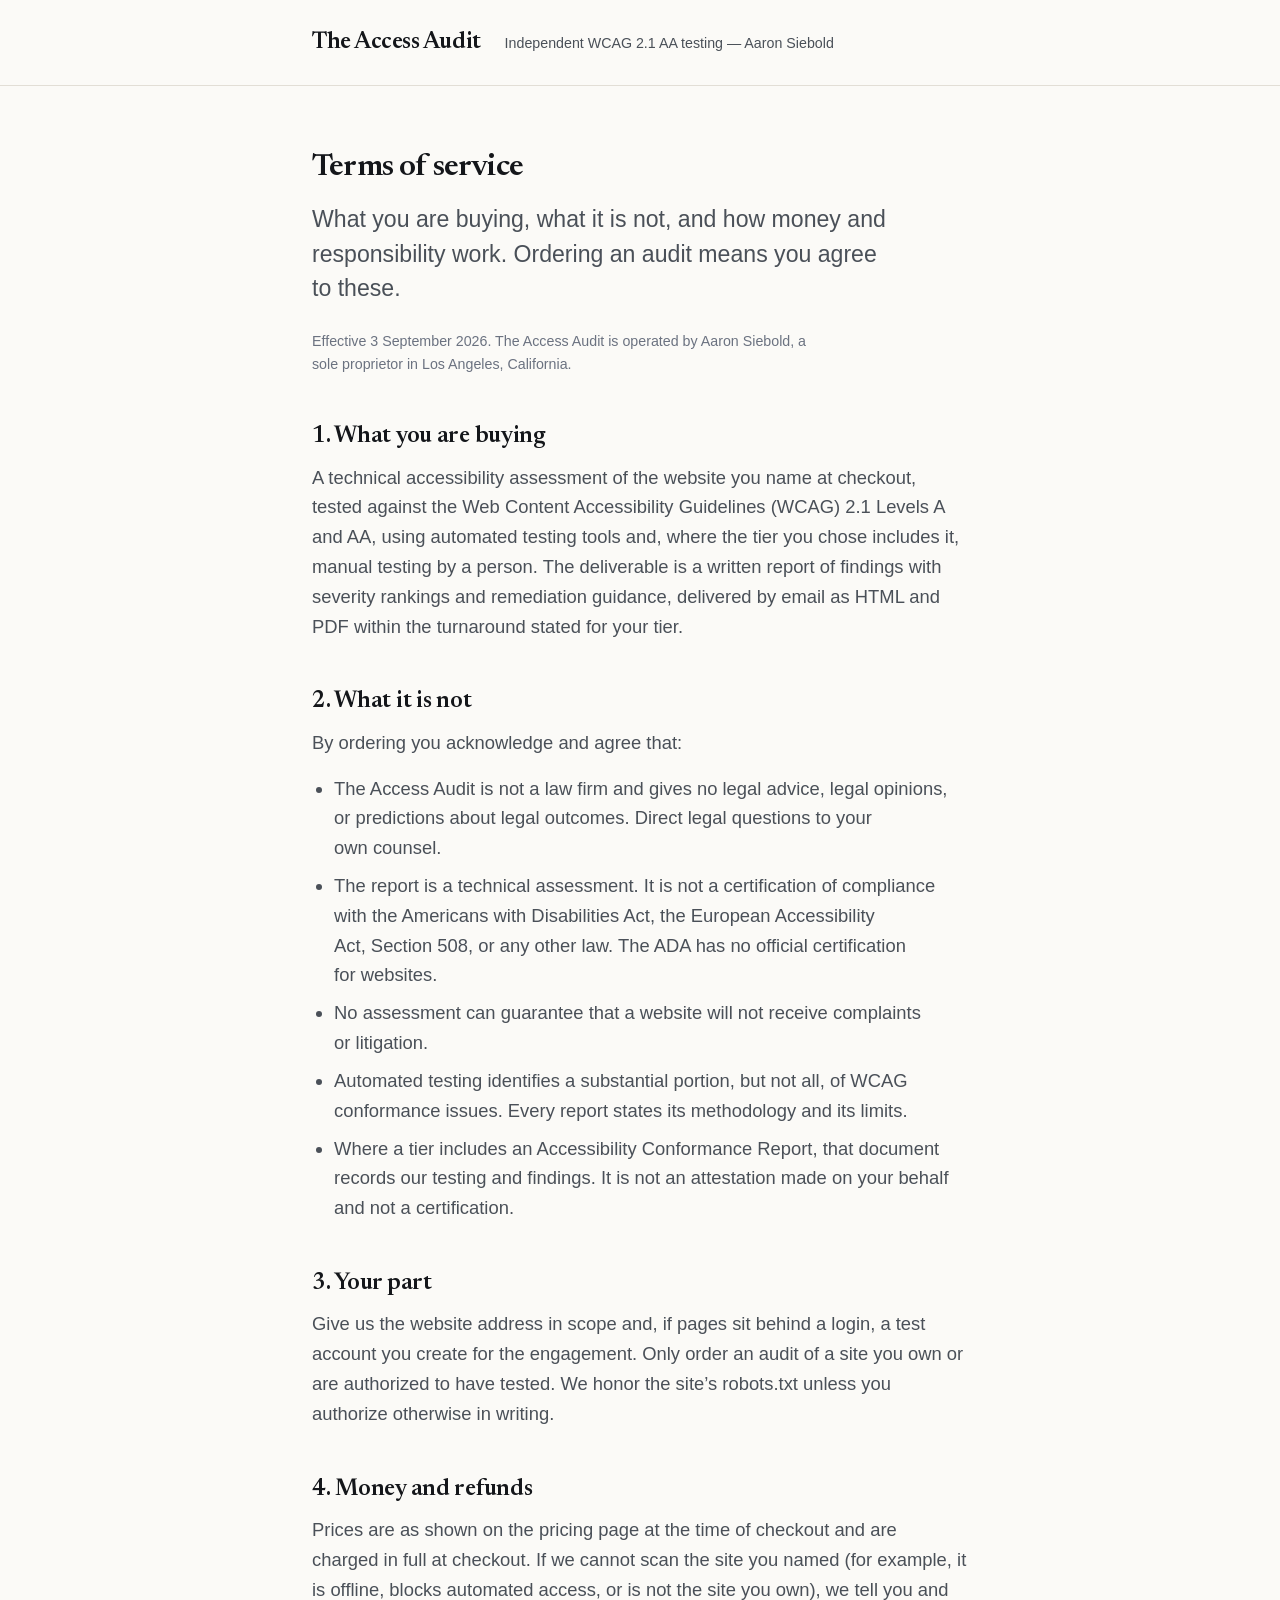
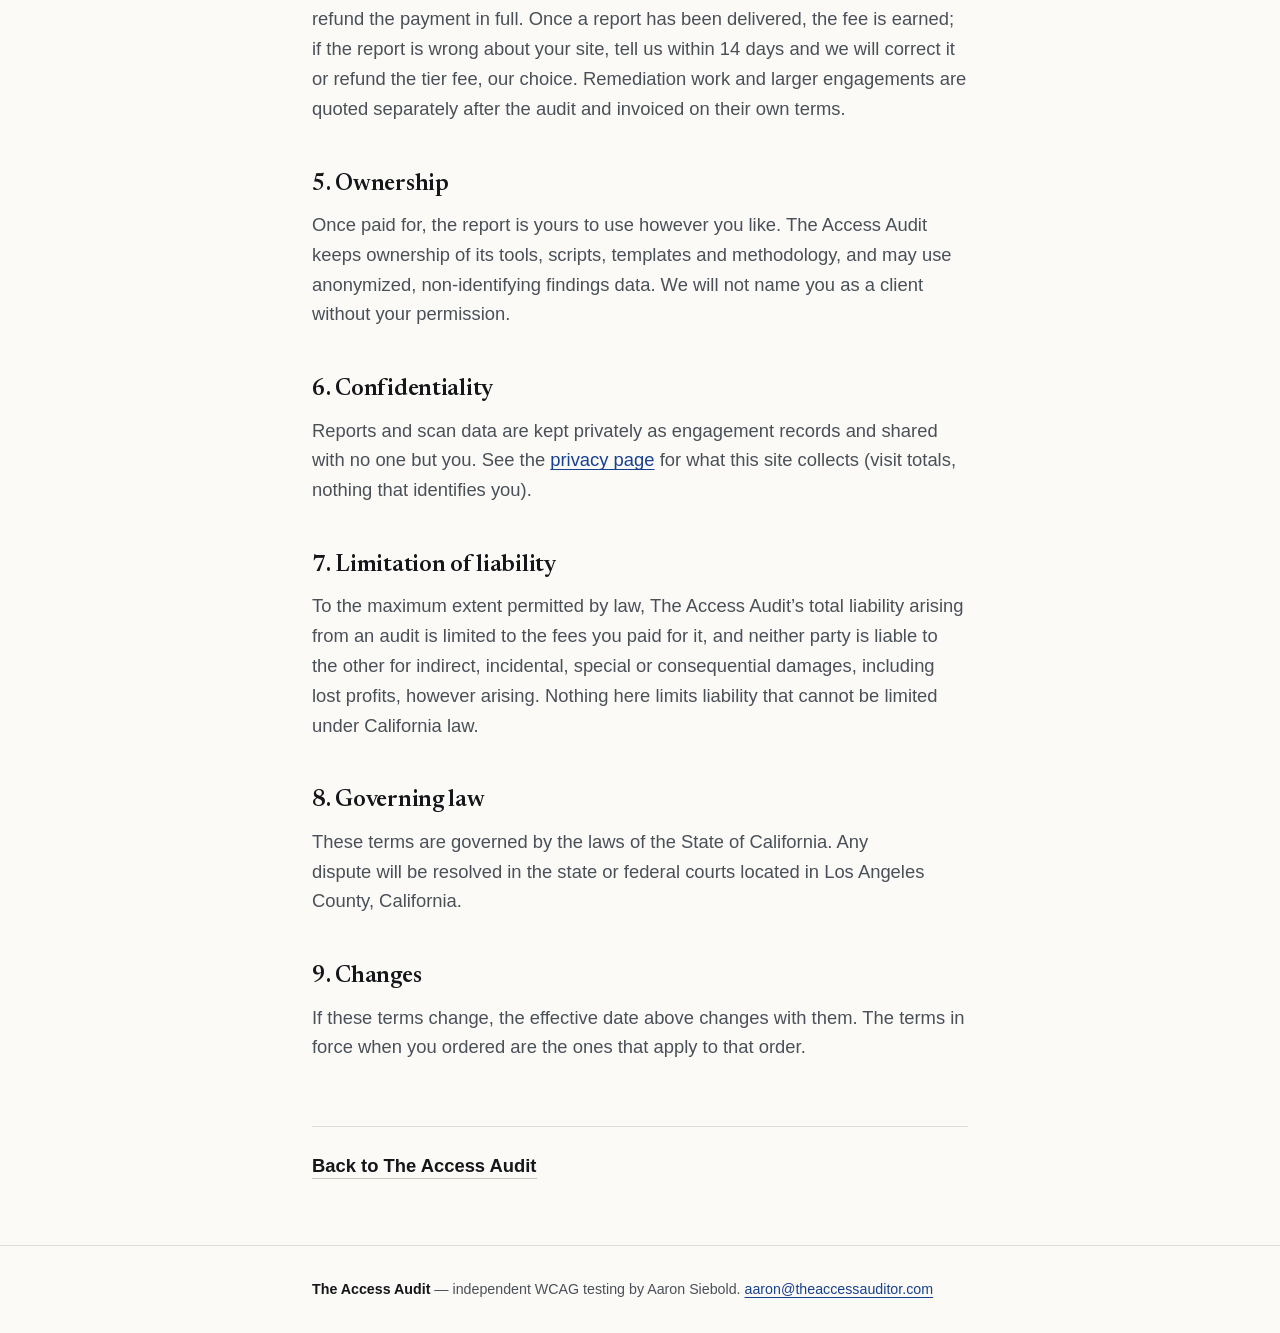
<file: terms.html>
<!doctype html>
<html lang="en">
<head>
<meta charset="utf-8">
<link rel="icon" href="/favicon.svg" type="image/svg+xml">
<meta name="viewport" content="width=device-width, initial-scale=1">
<meta http-equiv="Content-Security-Policy" content="default-src 'none'; script-src https://static.cloudflareinsights.com; connect-src https://cloudflareinsights.com; style-src 'unsafe-inline'; img-src 'self' data:; font-src 'self'; base-uri 'none'; form-action 'none'">
<title>Terms of service — The Access Audit</title>
<meta name="description" content="What you are buying when you order an audit from The Access Audit, what it is not, and how refunds and liability work.">
<link rel="canonical" href="https://theaccessauditor.com/terms.html">
<meta property="og:type" content="website">
<meta property="og:site_name" content="The Access Audit">
<meta property="og:title" content="Terms of service — The Access Audit">
<meta property="og:description" content="What you are buying when you order an audit from The Access Audit, what it is not, and how refunds and liability work.">
<meta property="og:url" content="https://theaccessauditor.com/terms.html">
<meta property="og:image" content="https://theaccessauditor.com/og.png">
<meta property="og:image:width" content="2400">
<meta property="og:image:height" content="1260">
<meta name="twitter:card" content="summary_large_image">
<style>
/* Newsreader — SIL Open Font License 1.1. See fonts/LICENSE-Newsreader.txt. */
@font-face {
  font-family: "Newsreader";
  src: url("/fonts/newsreader.woff2") format("woff2");
  font-weight: 400 600; font-style: normal; font-display: swap;
}
:root {
  color-scheme: light;
  --paper:#fbfaf7; --surface:#ffffff; --sunk:#f4f2ed;
  --ink:#14161a; --ink-2:#4a5058; --ink-3:#6b7280;
  --rule:#e2ded6; --rule-firm:#cbc6bb;
  --accent:#17408f; --accent-hi:#0f2f6d;
  --measure:66ch; --shell:44rem;
  --s1:.25rem; --s2:.5rem; --s3:.75rem; --s4:1rem; --s5:1.5rem; --s6:2rem; --s7:3rem; --s8:4rem;
  --step--1: clamp(.82rem, .79rem + .13vw, .89rem);
  --step-0:  clamp(1.0625rem, 1.03rem + .17vw, 1.15rem);
  --step-1:  clamp(1.25rem, 1.18rem + .33vw, 1.45rem);
  --step-2:  clamp(1.55rem, 1.4rem + .7vw, 2rem);
}
@media (prefers-color-scheme: dark) {
  :root {
    color-scheme: dark;
    --paper:#0f1114; --surface:#16191e; --sunk:#1b1f25;
    --ink:#eceef1; --ink-2:#b3bac4; --ink-3:#949ca8;
    --rule:#272c34; --rule-firm:#3a414b;
    --accent:#9dbaff; --accent-hi:#c3d3ff;
  }
}
*, *::before, *::after { box-sizing: border-box }
* { margin: 0 }
html { -webkit-text-size-adjust: 100% }
body {
  background: var(--paper); color: var(--ink);
  font: var(--step-0)/1.62 -apple-system, BlinkMacSystemFont, "Segoe UI", Roboto, "Helvetica Neue", Arial, sans-serif;
  font-synthesis-weight: none; text-rendering: optimizeLegibility;
}
::selection { background: var(--accent); color: var(--paper) }
:focus-visible { outline: 3px solid var(--accent); outline-offset: 3px; border-radius: 2px }
h1, h2 {
  font-family: "Newsreader", ui-serif, Georgia, "Times New Roman", serif;
  font-weight: 600; letter-spacing: -.018em; line-height: 1.14; text-wrap: balance;
}
h1 { font-size: var(--step-2); letter-spacing: -.026em }
h2 { font-size: var(--step-1); letter-spacing: -.012em; margin-top: var(--s7) }
p, li { text-wrap: pretty; color: var(--ink-2); max-width: var(--measure) }
h1 + p, h2 + p { margin-top: var(--s3) }
p + p, p + ul, ul + p { margin-top: var(--s4) }
ul { padding-left: 1.2em }
li + li { margin-top: var(--s2) }
a { color: var(--accent); text-underline-offset: .18em; text-decoration-thickness: .07em }
@media (hover: hover) { a:hover { color: var(--accent-hi); text-decoration-thickness: .12em } }
.shell { max-width: var(--shell); margin-inline: auto; padding-inline: var(--s5) }
.masthead { border-bottom: 1px solid var(--rule); padding-block: var(--s5) }
.masthead .shell { display: flex; flex-wrap: wrap; gap: var(--s2) var(--s5); align-items: baseline }
.wordmark {
  font-family: "Newsreader", ui-serif, Georgia, serif;
  font-size: var(--step-1); font-weight: 600; letter-spacing: -.02em;
  color: var(--ink); text-decoration: none;
}
.masthead p { color: var(--ink-2); font-size: var(--step--1); margin: 0 }
main { padding-block: var(--s8) }
.lede { font-size: var(--step-1); color: var(--ink-2); line-height: 1.5; margin-top: var(--s4) }
.dated { font-size: var(--step--1); color: var(--ink-3); margin-top: var(--s5) }
.back { margin-top: var(--s8); padding-top: var(--s5); border-top: 1px solid var(--rule) }
.back a { color: var(--ink); font-weight: 600; text-decoration: none; border-bottom: 1px solid var(--rule-firm); padding-bottom: 2px }
@media (hover: hover) { .back a:hover { color: var(--accent); border-bottom-color: var(--accent) } }
.site-foot { border-top: 1px solid var(--rule); padding-block: var(--s6); font-size: var(--step--1) }
.site-foot p { max-width: none }
.site-foot strong { color: var(--ink) }
.skip {
  position: absolute; left: var(--s4); top: var(--s4); z-index: 20;
  transform: translateY(-250%);
  background: var(--surface); color: var(--ink);
  border: 1px solid var(--rule-firm); border-radius: 8px;
  padding: var(--s3) var(--s4); font-weight: 600; text-decoration: none;
}
.skip:focus { transform: none }
a[href^="mailto:"], .btn { overflow-wrap: anywhere; }
</style>
</head>
<body>

<header class="masthead">
  <a class="skip" href="#main">Skip to content</a>
  <div class="shell">
    <a class="wordmark" href="/">The Access Audit</a>
    <p>Independent WCAG 2.1 AA testing — Aaron Siebold</p>
  </div>
</header>

<main id="main">
  <div class="shell">
    <h1>Terms of service</h1>
    <p class="lede">What you are buying, what it is not, and how money and responsibility work.
    Ordering an audit means you agree to these.</p>
    <p class="dated">Effective 3 September 2026. The Access Audit is operated by Aaron Siebold, a sole
    proprietor in Los Angeles, California.</p>

    <h2>1. What you are buying</h2>
    <p>A technical accessibility assessment of the website you name at checkout, tested against
    the Web Content Accessibility Guidelines (WCAG) 2.1 Levels A and AA, using automated testing
    tools and, where the tier you chose includes it, manual testing by a person. The deliverable is
    a written report of findings with severity rankings and remediation guidance, delivered by
    email as HTML and PDF within the turnaround stated for your tier.</p>

    <h2>2. What it is not</h2>
    <p>By ordering you acknowledge and agree that:</p>
    <ul>
      <li>The Access Audit is not a law firm and gives no legal advice, legal opinions, or predictions
      about legal outcomes. Direct legal questions to your own counsel.</li>
      <li>The report is a technical assessment. It is not a certification of compliance with the
      Americans with Disabilities Act, the European Accessibility Act, Section 508, or any other
      law. The ADA has no official certification for websites.</li>
      <li>No assessment can guarantee that a website will not receive complaints or litigation.</li>
      <li>Automated testing identifies a substantial portion, but not all, of WCAG conformance issues.
      Every report states its methodology and its limits.</li>
      <li>Where a tier includes an Accessibility Conformance Report, that document records our
      testing and findings. It is not an attestation made on your behalf and not a certification.</li>
    </ul>

    <h2>3. Your part</h2>
    <p>Give us the website address in scope and, if pages sit behind a login, a test account you
    create for the engagement. Only order an audit of a site you own or are authorized to have
    tested. We honor the site&rsquo;s robots.txt unless you authorize otherwise in writing.</p>

    <h2>4. Money and refunds</h2>
    <p>Prices are as shown on the pricing page at the time of checkout and are charged in full at
    checkout. If we cannot scan the site you named (for example, it is offline, blocks automated
    access, or is not the site you own), we tell you and refund the payment in full. Once a report
    has been delivered, the fee is earned; if the report is wrong about your site, tell us within
    14 days and we will correct it or refund the tier fee, our choice. Remediation work and larger
    engagements are quoted separately after the audit and invoiced on their own terms.</p>

    <h2>5. Ownership</h2>
    <p>Once paid for, the report is yours to use however you like. The Access Audit keeps ownership
    of its tools, scripts, templates and methodology, and may use anonymized, non-identifying
    findings data. We will not name you as a client without your permission.</p>

    <h2>6. Confidentiality</h2>
    <p>Reports and scan data are kept privately as engagement records and shared with no one but
    you. See the <a href="privacy.html">privacy page</a> for what this site collects (visit totals, nothing
    that identifies you).</p>

    <h2>7. Limitation of liability</h2>
    <p>To the maximum extent permitted by law, The Access Audit&rsquo;s total liability arising from
    an audit is limited to the fees you paid for it, and neither party is liable to the other for
    indirect, incidental, special or consequential damages, including lost profits, however
    arising. Nothing here limits liability that cannot be limited under California law.</p>

    <h2>8. Governing law</h2>
    <p>These terms are governed by the laws of the State of California. Any dispute will be
    resolved in the state or federal courts located in Los Angeles County, California.</p>

    <h2>9. Changes</h2>
    <p>If these terms change, the effective date above changes with them. The terms in force when
    you ordered are the ones that apply to that order.</p>

    <p class="back"><a href="/">Back to The Access Audit</a></p>
  </div>
</main>

<footer class="site-foot">
  <div class="shell">
    <p><strong>The Access Audit</strong> — independent WCAG testing by Aaron Siebold.
    <a href="mailto:aaron@theaccessauditor.com">aaron@theaccessauditor.com</a></p>
  </div>
</footer>

<script defer src="https://static.cloudflareinsights.com/beacon.min.js" data-cf-beacon='{"token": "6c8e8911f5494dfdbbcbb864ae98430b"}'></script>
</body>
</html>
</file>
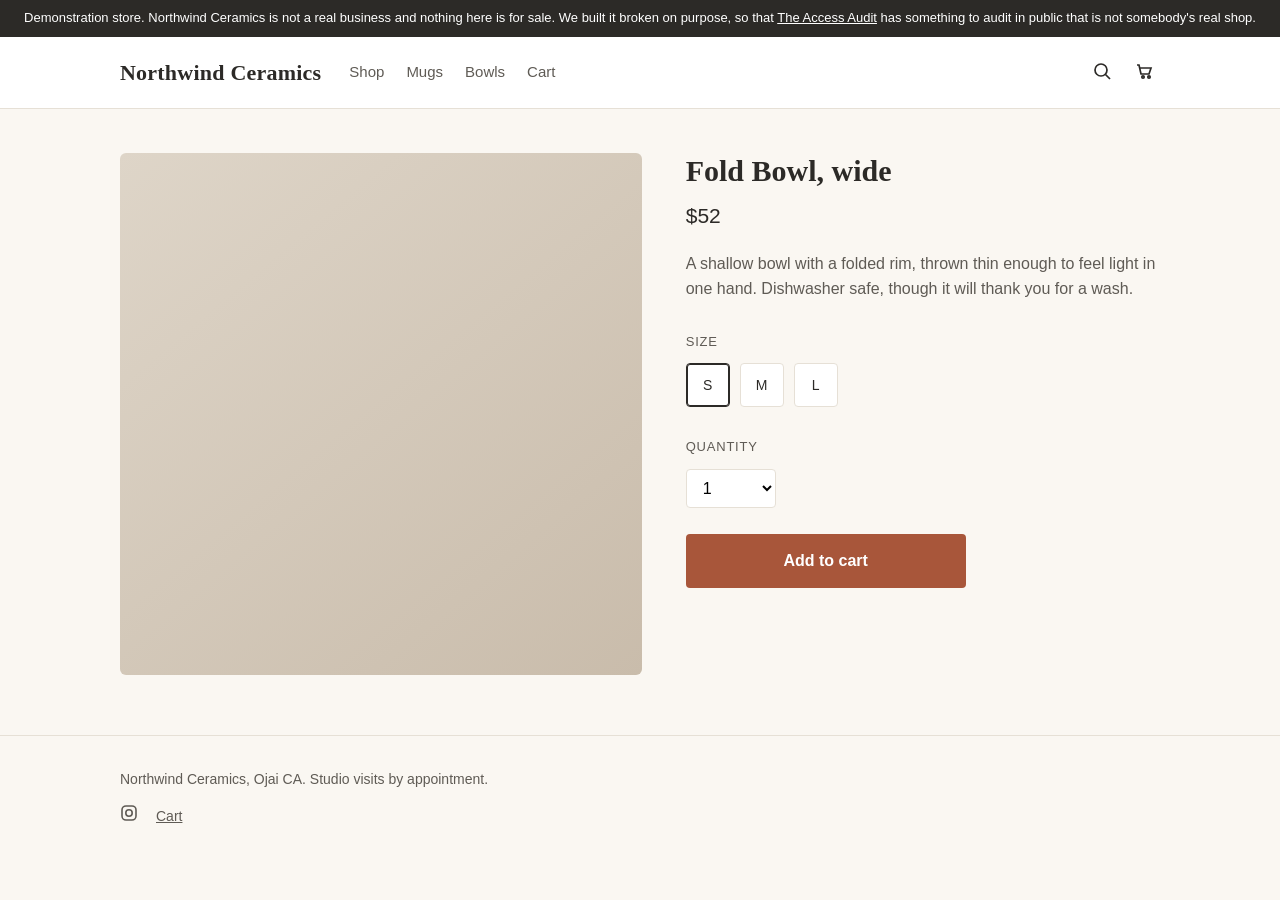
<file: demo-store/bowl.html>
<!doctype html>
<html lang="en">
<head>
<meta charset="utf-8">
<meta name="viewport" content="width=device-width, initial-scale=1">
<meta name="robots" content="noindex, nofollow">
<!-- DELIBERATE: every product page ships the theme's default title and
     description, unchanged. Two products, one title. This is what an
     un-configured store does, and it is a machine-readability finding. -->
<title>Products — Northwind Ceramics</title>
<meta name="description" content="Small-batch stoneware, thrown and glazed by hand in Ojai, California.">
<!-- DELIBERATE: no canonical, and no Product structured data anywhere. -->
<link rel="stylesheet" href="_store.css">
</head>
<body>

<p class="demo-bar">Demonstration store. Northwind Ceramics is not a real business and nothing here
is for sale. We built it broken on purpose, so that <a href="/">The Access Audit</a> has something
to audit in public that is not somebody's real shop.</p>

<header class="shop">
  <div class="wrap">
    <a class="brand" href="index.html">Northwind Ceramics</a>
    <nav class="shop">
      <a href="index.html">Shop</a>
      <a href="mug.html">Mugs</a>
      <a href="bowl.html">Bowls</a>
      <a href="cart.html">Cart</a>
    </nav>
    <div class="icons">
      <button>
        <svg width="20" height="20" viewBox="0 0 20 20" fill="none" stroke="currentColor" stroke-width="1.7">
          <circle cx="9" cy="9" r="6"/><path d="M13.5 13.5 18 18"/>
        </svg>
      </button>
      <button>
        <svg width="20" height="20" viewBox="0 0 20 20" fill="none" stroke="currentColor" stroke-width="1.7">
          <path d="M3 4h2l2 9h8l2-6H6"/><circle cx="9" cy="16" r="1.2"/><circle cx="15" cy="16" r="1.2"/>
        </svg>
      </button>
    </div>
  </div>
</header>

<main class="wrap">
  <div class="pdp">
    <div class="ph"></div>
    <div>
      <h1>Fold Bowl, wide</h1>
      <p class="price">$52</p>
      <p class="desc">A shallow bowl with a folded rim, thrown thin enough to feel light in one hand. Dishwasher safe, though it will thank you for a wash.</p>

      <div class="opt">
        <span class="lbl">Size</span>
        <!-- DELIBERATE: variant swatches built from divs with click handlers.
             Fine with a mouse, invisible to the Tab key. WCAG 2.1.1. -->
        <div class="swatches">
          <div class="sw on" onclick="void 0">S</div>
          <div class="sw" onclick="void 0">M</div>
          <div class="sw" onclick="void 0">L</div>
        </div>
      </div>

      <div class="opt">
        <span class="lbl">Quantity</span><br>
        <!-- DELIBERATE: a select with no label and no accessible name. -->
        <select>
          <option>1</option><option>2</option><option>3</option>
        </select>
      </div>

      <!-- DELIBERATE: the primary action of the whole page is a div. Not
           focusable, not announced as a control, no Enter/Space handling. -->
      <div class="addcart" onclick="void 0">Add to cart</div>
    </div>
  </div>
</main>

<footer class="shop">
  <div class="wrap">
    <p>Northwind Ceramics, Ojai CA. Studio visits by appointment.</p>
    <div class="row">
      <a href="#">
        <svg width="18" height="18" viewBox="0 0 18 18" fill="none" stroke="currentColor" stroke-width="1.6">
          <rect x="2" y="2" width="14" height="14" rx="4"/><circle cx="9" cy="9" r="3.2"/>
        </svg>
      </a>
      <a href="cart.html">Cart</a>
    </div>
  </div>
</footer>

</body>
</html>
</file>
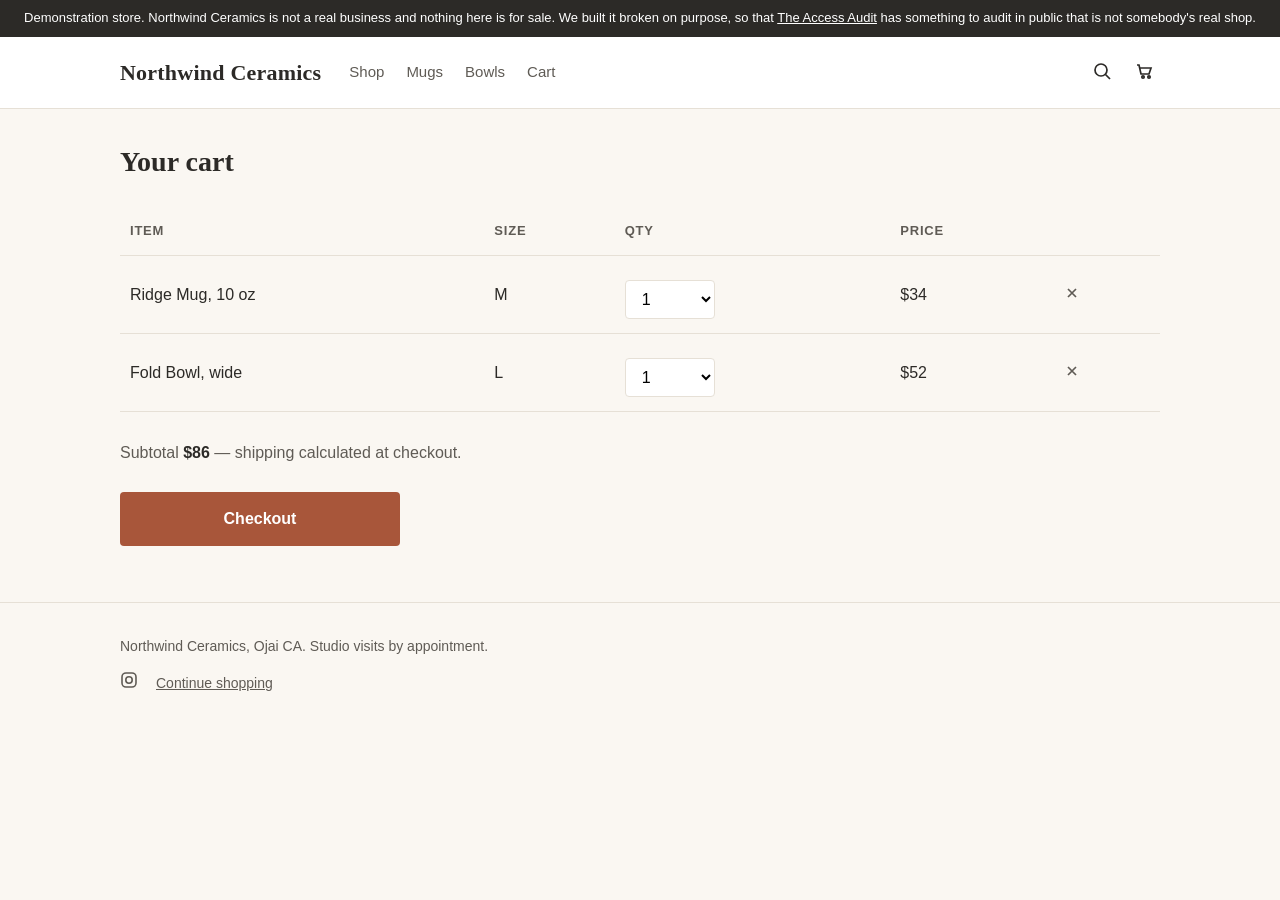
<file: demo-store/cart.html>
<!doctype html>
<!-- DELIBERATE: no lang attribute. A screen reader falls back to the user's
     own locale and reads English product names with the wrong pronunciation
     rules. axe: html-has-lang (serious). -->
<html>
<head>
<meta charset="utf-8">
<meta name="viewport" content="width=device-width, initial-scale=1">
<meta name="robots" content="noindex, nofollow">
<title>Cart — Northwind Ceramics</title>
<meta name="description" content="Your cart at Northwind Ceramics.">
<link rel="stylesheet" href="_store.css">
</head>
<body>

<p class="demo-bar">Demonstration store. Northwind Ceramics is not a real business and nothing here
is for sale. We built it broken on purpose, so that <a href="/">The Access Audit</a> has something
to audit in public that is not somebody's real shop.</p>

<header class="shop">
  <div class="wrap">
    <a class="brand" href="index.html">Northwind Ceramics</a>
    <nav class="shop">
      <a href="index.html">Shop</a>
      <a href="mug.html">Mugs</a>
      <a href="bowl.html">Bowls</a>
      <a href="cart.html">Cart</a>
    </nav>
    <div class="icons">
      <button>
        <svg width="20" height="20" viewBox="0 0 20 20" fill="none" stroke="currentColor" stroke-width="1.7">
          <circle cx="9" cy="9" r="6"/><path d="M13.5 13.5 18 18"/>
        </svg>
      </button>
      <button>
        <svg width="20" height="20" viewBox="0 0 20 20" fill="none" stroke="currentColor" stroke-width="1.7">
          <path d="M3 4h2l2 9h8l2-6H6"/><circle cx="9" cy="16" r="1.2"/><circle cx="15" cy="16" r="1.2"/>
        </svg>
      </button>
    </div>
  </div>
</header>

<main class="wrap">
  <h1 style="margin-top:36px;font-size:28px">Your cart</h1>

  <table class="cart">
    <tr>
      <th>Item</th><th>Size</th><th>Qty</th><th>Price</th><th></th>
    </tr>
    <tr>
      <td>Ridge Mug, 10 oz</td>
      <td>M</td>
      <td>
        <!-- DELIBERATE: another unlabelled select, this time in the checkout
             path, which is where it costs an actual sale. -->
        <select><option>1</option><option>2</option></select>
      </td>
      <td>$34</td>
      <td>
        <!-- DELIBERATE: icon-only remove control. A keyboard visitor reaches a
             button that announces nothing and deletes a line item. -->
        <button class="rm">
          <svg width="16" height="16" viewBox="0 0 16 16" fill="none" stroke="currentColor" stroke-width="1.7">
            <path d="M4 4l8 8M12 4l-8 8"/>
          </svg>
        </button>
      </td>
    </tr>
    <tr>
      <td>Fold Bowl, wide</td>
      <td>L</td>
      <td><select><option>1</option><option>2</option></select></td>
      <td>$52</td>
      <td>
        <button class="rm">
          <svg width="16" height="16" viewBox="0 0 16 16" fill="none" stroke="currentColor" stroke-width="1.7">
            <path d="M4 4l8 8M12 4l-8 8"/>
          </svg>
        </button>
      </td>
    </tr>
  </table>

  <p style="color:var(--ink-soft)">Subtotal <strong style="color:var(--ink)">$86</strong> — shipping
  calculated at checkout.</p>

  <!-- DELIBERATE: checkout, the single most important control on the site, is a
       div. Nothing reaches it without a mouse. -->
  <div class="addcart" onclick="void 0" style="margin-bottom:56px">Checkout</div>
</main>

<footer class="shop">
  <div class="wrap">
    <p>Northwind Ceramics, Ojai CA. Studio visits by appointment.</p>
    <div class="row">
      <a href="#">
        <svg width="18" height="18" viewBox="0 0 18 18" fill="none" stroke="currentColor" stroke-width="1.6">
          <rect x="2" y="2" width="14" height="14" rx="4"/><circle cx="9" cy="9" r="3.2"/>
        </svg>
      </a>
      <a href="index.html">Continue shopping</a>
    </div>
  </div>
</footer>

</body>
</html>
</file>
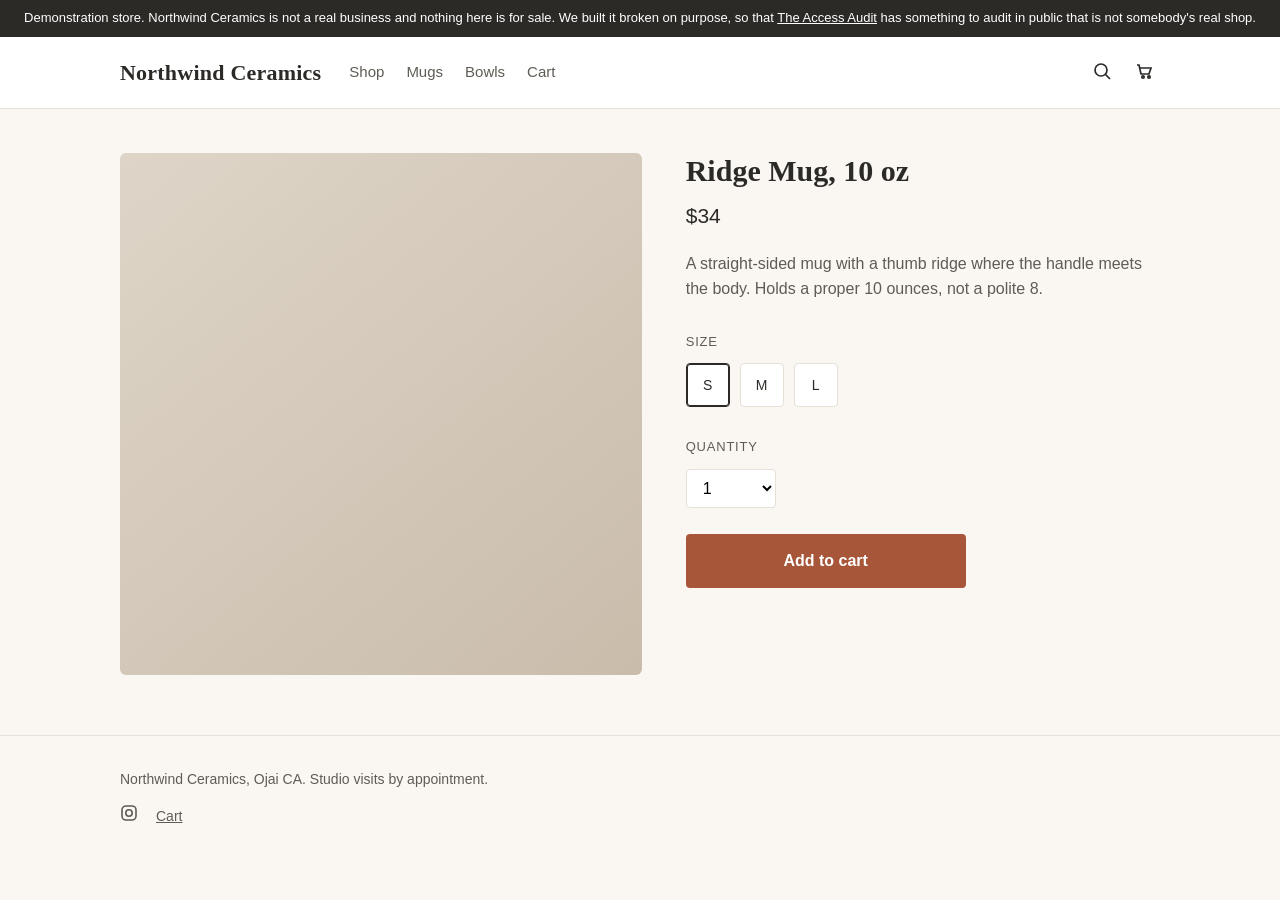
<file: demo-store/mug.html>
<!doctype html>
<html lang="en">
<head>
<meta charset="utf-8">
<meta name="viewport" content="width=device-width, initial-scale=1">
<meta name="robots" content="noindex, nofollow">
<!-- DELIBERATE: every product page ships the theme's default title and
     description, unchanged. Two products, one title. This is what an
     un-configured store does, and it is a machine-readability finding. -->
<title>Products — Northwind Ceramics</title>
<meta name="description" content="Small-batch stoneware, thrown and glazed by hand in Ojai, California.">
<!-- DELIBERATE: no canonical, and no Product structured data anywhere. -->
<link rel="stylesheet" href="_store.css">
</head>
<body>

<p class="demo-bar">Demonstration store. Northwind Ceramics is not a real business and nothing here
is for sale. We built it broken on purpose, so that <a href="/">The Access Audit</a> has something
to audit in public that is not somebody's real shop.</p>

<header class="shop">
  <div class="wrap">
    <a class="brand" href="index.html">Northwind Ceramics</a>
    <nav class="shop">
      <a href="index.html">Shop</a>
      <a href="mug.html">Mugs</a>
      <a href="bowl.html">Bowls</a>
      <a href="cart.html">Cart</a>
    </nav>
    <div class="icons">
      <button>
        <svg width="20" height="20" viewBox="0 0 20 20" fill="none" stroke="currentColor" stroke-width="1.7">
          <circle cx="9" cy="9" r="6"/><path d="M13.5 13.5 18 18"/>
        </svg>
      </button>
      <button>
        <svg width="20" height="20" viewBox="0 0 20 20" fill="none" stroke="currentColor" stroke-width="1.7">
          <path d="M3 4h2l2 9h8l2-6H6"/><circle cx="9" cy="16" r="1.2"/><circle cx="15" cy="16" r="1.2"/>
        </svg>
      </button>
    </div>
  </div>
</header>

<main class="wrap">
  <div class="pdp">
    <div class="ph"></div>
    <div>
      <h1>Ridge Mug, 10 oz</h1>
      <p class="price">$34</p>
      <p class="desc">A straight-sided mug with a thumb ridge where the handle meets the body. Holds a proper 10 ounces, not a polite 8.</p>

      <div class="opt">
        <span class="lbl">Size</span>
        <!-- DELIBERATE: variant swatches built from divs with click handlers.
             Fine with a mouse, invisible to the Tab key. WCAG 2.1.1. -->
        <div class="swatches">
          <div class="sw on" onclick="void 0">S</div>
          <div class="sw" onclick="void 0">M</div>
          <div class="sw" onclick="void 0">L</div>
        </div>
      </div>

      <div class="opt">
        <span class="lbl">Quantity</span><br>
        <!-- DELIBERATE: a select with no label and no accessible name. -->
        <select>
          <option>1</option><option>2</option><option>3</option>
        </select>
      </div>

      <!-- DELIBERATE: the primary action of the whole page is a div. Not
           focusable, not announced as a control, no Enter/Space handling. -->
      <div class="addcart" onclick="void 0">Add to cart</div>
    </div>
  </div>
</main>

<footer class="shop">
  <div class="wrap">
    <p>Northwind Ceramics, Ojai CA. Studio visits by appointment.</p>
    <div class="row">
      <a href="#">
        <svg width="18" height="18" viewBox="0 0 18 18" fill="none" stroke="currentColor" stroke-width="1.6">
          <rect x="2" y="2" width="14" height="14" rx="4"/><circle cx="9" cy="9" r="3.2"/>
        </svg>
      </a>
      <a href="cart.html">Cart</a>
    </div>
  </div>
</footer>

</body>
</html>
</file>
<file: demo-store/_store.css>
/* Northwind Ceramics — demo store theme.
   Deliberately ordinary: this is what a small shop's theme looks like, and the
   sample report is more useful to a boutique owner when the subject resembles
   their own site. See _shared-notes.md before changing anything. */
:root{
  --clay:#a8563a; --clay-dark:#8a432c;
  --sage:#6b7a63; --cream:#faf7f2; --card:#fff;
  --ink:#2c2a27; --ink-soft:#5f5b55; --line:#e6e0d6;
  --sale:#f3a26d;               /* DELIBERATE: 2.0:1 on white, fails 1.4.3 */
}
*{box-sizing:border-box;margin:0}
body{background:var(--cream);color:var(--ink);
  font:16px/1.6 "Helvetica Neue",Helvetica,Arial,sans-serif}
img{max-width:100%;display:block}
a{color:var(--clay)}
h1,h2,h3{font-family:Georgia,"Times New Roman",serif;font-weight:600;line-height:1.2}

/* DELIBERATE: kills the focus ring everywhere and replaces it with nothing.
   Copied verbatim from the kind of theme tweak people paste in to "clean up"
   a design. Our keyboard walk reports it as WCAG 2.4.7. */
*:focus{outline:none}

.demo-bar{background:var(--ink);color:#fff;font-size:13px;padding:8px 16px;text-align:center}
.demo-bar a{color:#fff}
.wrap{max-width:1080px;margin:0 auto;padding:0 20px}
header.shop{border-bottom:1px solid var(--line);background:var(--card)}
header.shop .wrap{display:flex;align-items:center;gap:28px;padding-block:18px}
.brand{font-family:Georgia,serif;font-size:22px;font-weight:600;color:var(--ink);text-decoration:none;letter-spacing:.01em}
nav.shop{display:flex;gap:22px;margin-right:auto}
nav.shop a{color:var(--ink-soft);text-decoration:none;font-size:15px}
nav.shop a:hover{color:var(--clay)}
.icons{display:flex;gap:10px}
.icons button{background:none;border:0;padding:6px;cursor:pointer;color:var(--ink)}
.hero{padding:56px 0 40px}
.hero h1{font-size:38px;max-width:22ch}
.hero p{color:var(--ink-soft);margin-top:14px;max-width:52ch}
.grid{display:grid;grid-template-columns:repeat(auto-fill,minmax(230px,1fr));gap:28px;padding-bottom:56px}
.card{background:var(--card);border:1px solid var(--line);border-radius:6px;overflow:hidden}
.card .ph{aspect-ratio:4/3;background:linear-gradient(140deg,#ded5c8,#c9bcab)}
.card .body{padding:14px 16px 18px}
/* The badge gets a reserved row in every card, present or not, so one product
   having a SALE flag does not push its title below its neighbours'. The faults
   in this fixture are deliberate and documented; a ragged baseline is neither. */
.card .badge-row{height:24px;display:flex;align-items:center;margin-bottom:6px}
.card h3{font-size:17px}
.card h3 a{color:var(--ink);text-decoration:none}
.card h3 a:hover{color:var(--clay)}
.card .price{margin-top:6px;color:var(--ink-soft);font-size:15px}
.badge{display:inline-block;vertical-align:top;background:#fff;color:var(--sale);border:1px solid var(--sale);
  border-radius:3px;padding:2px 8px;font-size:12px;line-height:1.5;font-weight:700;letter-spacing:.06em}
.pdp{display:grid;grid-template-columns:1.1fr 1fr;gap:44px;padding:44px 0 60px}
.pdp .ph{aspect-ratio:1;background:linear-gradient(140deg,#ded5c8,#c9bcab);border-radius:6px}
.pdp h1{font-size:30px}
.pdp .price{font-size:21px;margin-top:10px}
.pdp p.desc{color:var(--ink-soft);margin-top:18px}
.opt{margin-top:26px}
.opt .lbl{font-size:13px;letter-spacing:.06em;text-transform:uppercase;color:var(--ink-soft)}
.swatches{display:flex;gap:10px;margin-top:10px}
/* DELIBERATE: variant pickers built from divs. Looks and clicks fine with a
   mouse; the Tab key never reaches them. This is the single most common
   keyboard failure in a themed store. */
.sw{width:44px;height:44px;border:1px solid var(--line);border-radius:4px;cursor:pointer;
  display:grid;place-items:center;font-size:14px;background:var(--card)}
.sw.on{border-color:var(--ink);box-shadow:inset 0 0 0 1px var(--ink)}
select{margin-top:10px;padding:9px 12px;border:1px solid var(--line);border-radius:4px;
  background:var(--card);font:inherit;min-width:90px}
/* DELIBERATE: the primary action is a div. */
.addcart{margin-top:26px;background:var(--clay);color:#fff;border-radius:4px;padding:14px 26px;
  text-align:center;font-weight:600;cursor:pointer;max-width:280px}
.addcart:hover{background:var(--clay-dark)}
table.cart{width:100%;border-collapse:collapse;margin:28px 0}
table.cart th,table.cart td{text-align:left;padding:14px 10px;border-bottom:1px solid var(--line)}
table.cart th{font-size:13px;letter-spacing:.06em;text-transform:uppercase;color:var(--ink-soft)}
.rm{background:none;border:0;cursor:pointer;color:var(--ink-soft);padding:4px}
.newsletter{border-top:1px solid var(--line);padding:40px 0;background:var(--card)}
.newsletter form{display:flex;gap:10px;margin-top:14px;max-width:440px}
.newsletter input{flex:1;padding:11px 13px;border:1px solid var(--line);border-radius:4px;font:inherit}
.newsletter button{background:var(--sage);color:#fff;border:0;border-radius:4px;padding:11px 20px;font:inherit;cursor:pointer}
footer.shop{border-top:1px solid var(--line);padding:32px 0 48px;color:var(--ink-soft);font-size:14px}
footer.shop .row{display:flex;gap:18px;align-items:center;margin-top:14px}
footer.shop .row a{color:var(--ink-soft)}
@media(max-width:760px){.pdp{grid-template-columns:1fr;gap:26px}nav.shop{display:none}}
</file>
